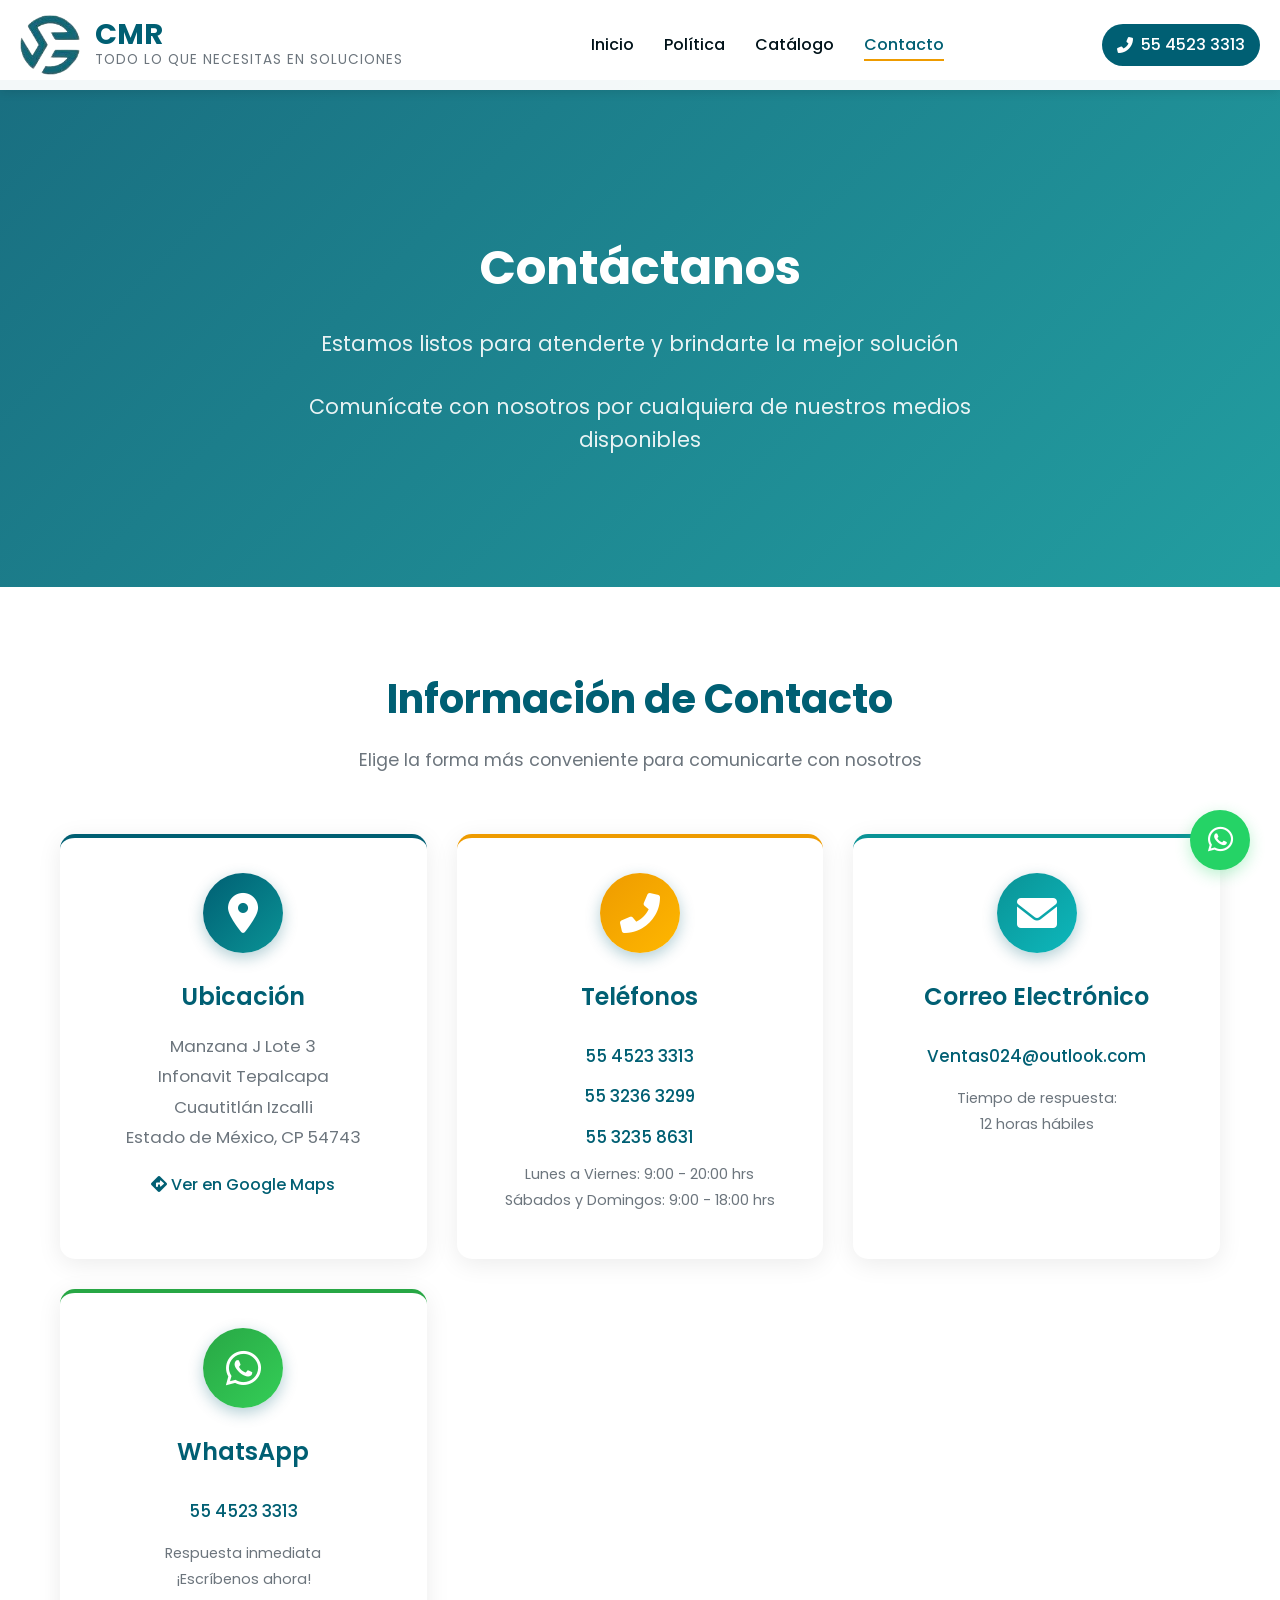
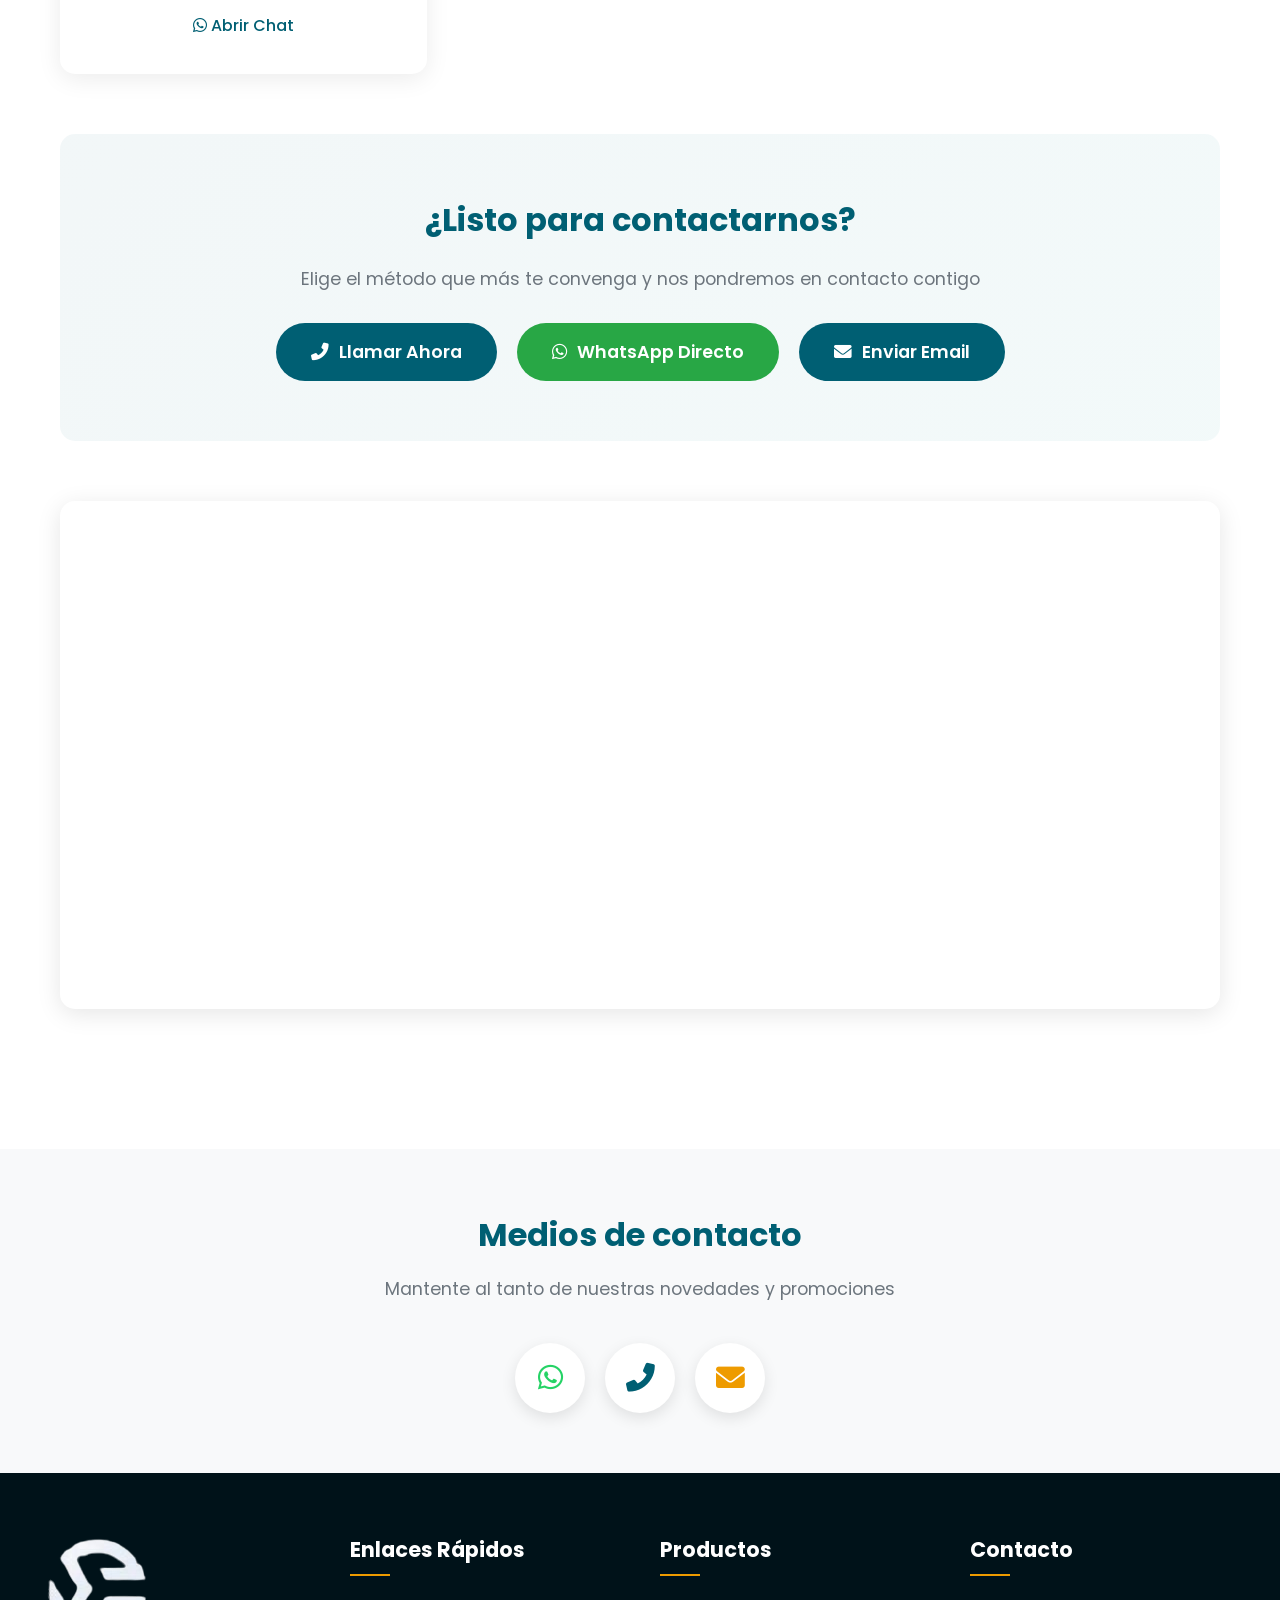
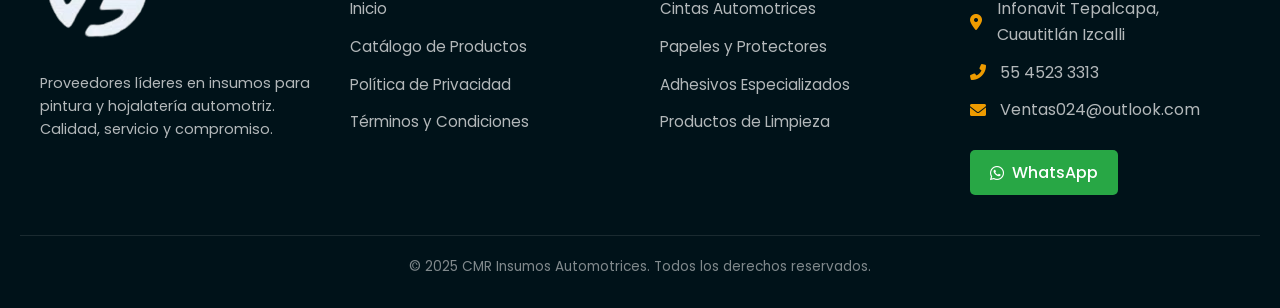
<file: contacto.html>
<!DOCTYPE html>
<html lang="es">
<head>
    <meta charset="UTF-8">
    <meta name="viewport" content="width=device-width, initial-scale=1.0">
    <title>Contacto | CMR Insumos Automotrices</title>
    <meta name="description" content="Contáctanos para cotizaciones, consultas o información sobre nuestros productos. Estamos para servirte.">
    <link href="https://unpkg.com/aos@2.3.1/dist/aos.css" rel="stylesheet">
    <link href="https://fonts.googleapis.com/css2?family=Poppins:wght@300;400;500;600;700&display=swap" rel="stylesheet">
    <link rel="stylesheet" href="https://cdnjs.cloudflare.com/ajax/libs/font-awesome/6.0.0/css/all.min.css">
    <style>
        /* Variables CSS */
        :root {
            --primary-color: #005f73;
            --secondary-color: #0a9396;
            --accent-color: #ee9b00;
            --dark-color: #001219;
            --light-color: #f8f9fa;
            --gray-color: #6c757d;
            --success-color: #28a745;
        }

        * {
            margin: 0;
            padding: 0;
            box-sizing: border-box;
        }

        body {
            font-family: 'Poppins', sans-serif;
            color: var(--dark-color);
            line-height: 1.6;
            background-color: #ffffff;
        }

        /* Header */
        .professional-header {
            position: fixed;
            top: 0;
            left: 0;
            width: 100%;
            z-index: 1000;
            background-color: rgba(255, 255, 255, 0.95);
            box-shadow: 0 2px 10px rgba(0, 0, 0, 0.1);
        }

        .header-container {
            display: flex;
            justify-content: space-between;
            align-items: center;
            padding: 15px 20px;
            max-width: 1400px;
            margin: 0 auto;
        }

        .logo-container {
            display: flex;
            align-items: center;
        }

        .main-logo {
            height: 60px;
            margin-right: 15px;
        }

        .logo-text {
            display: flex;
            flex-direction: column;
        }

        .logo-name {
            font-size: 1.8rem;
            font-weight: 700;
            color: var(--primary-color);
            line-height: 1;
        }

        .logo-tagline {
            font-size: 0.85rem;
            color: var(--gray-color);
            letter-spacing: 1px;
            text-transform: uppercase;
        }

        .main-nav ul {
            display: flex;
            list-style: none;
        }

        .main-nav li {
            margin-left: 30px;
        }

        .main-nav a {
            font-weight: 500;
            color: var(--dark-color);
            text-decoration: none;
            position: relative;
            padding: 5px 0;
            transition: color 0.3s;
        }

        .main-nav a.active,
        .main-nav a:hover {
            color: var(--primary-color);
        }

        .main-nav a:after {
            content: '';
            position: absolute;
            bottom: 0;
            left: 0;
            width: 0;
            height: 2px;
            background-color: var(--accent-color);
            transition: width 0.3s ease;
        }

        .main-nav a:hover:after,
        .main-nav a.active:after {
            width: 100%;
        }

        .header-cta .phone-link {
            display: flex;
            align-items: center;
            background-color: var(--primary-color);
            color: white;
            padding: 8px 15px;
            border-radius: 30px;
            font-weight: 500;
            text-decoration: none;
            transition: all 0.3s ease;
        }

        .header-cta .phone-link i {
            margin-right: 8px;
        }

        .header-cta .phone-link:hover {
            background-color: var(--accent-color);
            color: var(--dark-color);
            transform: translateY(-2px);
        }

        /* Hero Section */
        .contact-hero {
            background: linear-gradient(135deg, rgba(0,95,115,0.9) 0%, rgba(10,147,150,0.9) 100%);
            color: white;
            padding: 150px 20px 100px;
            text-align: center;
            margin-top: 80px;
        }

        .contact-hero h1 {
            font-size: 3rem;
            margin-bottom: 20px;
            animation: fadeInDown 0.8s;
        }

        .contact-hero p {
            font-size: 1.3rem;
            opacity: 0.9;
            max-width: 700px;
            margin: 0 auto 30px;
            animation: fadeInUp 0.8s;
        }

        .hero-subtitle {
            font-size: 1.1rem;
            opacity: 0.85;
            max-width: 600px;
            margin: 0 auto;
        }

        @keyframes fadeInDown {
            from { opacity: 0; transform: translateY(-30px); }
            to { opacity: 1; transform: translateY(0); }
        }

        @keyframes fadeInUp {
            from { opacity: 0; transform: translateY(30px); }
            to { opacity: 1; transform: translateY(0); }
        }

        /* Contact Section */
        .contact-main {
            padding: 80px 20px;
            max-width: 1200px;
            margin: 0 auto;
        }

        .section-title {
            text-align: center;
            margin-bottom: 60px;
        }

        .section-title h2 {
            font-size: 2.5rem;
            color: var(--primary-color);
            margin-bottom: 15px;
        }

        .section-title p {
            font-size: 1.1rem;
            color: var(--gray-color);
        }

        /* Contact Cards Grid */
        .contact-cards-grid {
            display: grid;
            grid-template-columns: repeat(auto-fit, minmax(280px, 1fr));
            gap: 30px;
            margin-bottom: 60px;
        }

        .contact-card {
            background: white;
            border-radius: 15px;
            padding: 35px 25px;
            box-shadow: 0 5px 25px rgba(0, 0, 0, 0.08);
            transition: all 0.3s ease;
            border-top: 4px solid var(--primary-color);
            text-align: center;
        }

        .contact-card:hover {
            transform: translateY(-10px);
            box-shadow: 0 15px 40px rgba(0, 0, 0, 0.15);
        }

        .contact-card:nth-child(2) {
            border-top-color: var(--accent-color);
        }

        .contact-card:nth-child(3) {
            border-top-color: var(--secondary-color);
        }

        .contact-card:nth-child(4) {
            border-top-color: var(--success-color);
        }

        .contact-icon {
            width: 80px;
            height: 80px;
            background: linear-gradient(135deg, var(--primary-color), var(--secondary-color));
            border-radius: 50%;
            display: flex;
            align-items: center;
            justify-content: center;
            margin: 0 auto 25px;
            box-shadow: 0 5px 15px rgba(0, 95, 115, 0.3);
        }

        .contact-card:nth-child(2) .contact-icon {
            background: linear-gradient(135deg, var(--accent-color), #ffb700);
        }

        .contact-card:nth-child(3) .contact-icon {
            background: linear-gradient(135deg, var(--secondary-color), #0db8bc);
        }

        .contact-card:nth-child(4) .contact-icon {
            background: linear-gradient(135deg, var(--success-color), #34ce57);
        }

        .contact-icon i {
            font-size: 2.5rem;
            color: white;
        }

        .contact-card h3 {
            color: var(--primary-color);
            font-size: 1.5rem;
            margin-bottom: 15px;
            font-weight: 600;
        }

        .contact-card p {
            color: var(--gray-color);
            margin: 10px 0;
            line-height: 1.8;
            font-size: 1.05rem;
        }

        .contact-card a {
            color: var(--primary-color);
            text-decoration: none;
            font-weight: 500;
            transition: color 0.3s;
            display: inline-block;
            margin-top: 10px;
        }

        .contact-card a:hover {
            color: var(--accent-color);
        }

        .contact-link {
            display: inline-flex;
            align-items: center;
            gap: 8px;
            color: var(--primary-color);
            font-weight: 600;
            margin-top: 15px;
            transition: all 0.3s;
        }

        .contact-link:hover {
            color: var(--accent-color);
            transform: translateX(5px);
        }

        /* Call to Action Section */
        .cta-section {
            background: linear-gradient(135deg, rgba(0,95,115,0.05), rgba(10,147,150,0.05));
            padding: 60px 20px;
            border-radius: 15px;
            text-align: center;
            margin-bottom: 60px;
        }

        .cta-section h2 {
            color: var(--primary-color);
            font-size: 2rem;
            margin-bottom: 20px;
        }

        .cta-section p {
            color: var(--gray-color);
            font-size: 1.1rem;
            margin-bottom: 30px;
        }

        .cta-buttons {
            display: flex;
            gap: 20px;
            justify-content: center;
            flex-wrap: wrap;
        }

        .cta-button {
            display: inline-flex;
            align-items: center;
            gap: 10px;
            padding: 15px 35px;
            border-radius: 50px;
            text-decoration: none;
            font-weight: 600;
            font-size: 1.1rem;
            transition: all 0.3s ease;
        }

        .cta-button.primary {
            background: var(--primary-color);
            color: white;
        }

        .cta-button.primary:hover {
            background: var(--accent-color);
            color: var(--dark-color);
            transform: translateY(-3px);
            box-shadow: 0 10px 25px rgba(238, 155, 0, 0.3);
        }

        .cta-button.whatsapp {
            background: var(--success-color);
            color: white;
        }

        .cta-button.whatsapp:hover {
            background: #20ba5a;
            transform: translateY(-3px);
            box-shadow: 0 10px 25px rgba(37, 211, 102, 0.3);
        }

        /* Map Section */
        .map-section {
            margin-top: 60px;
            border-radius: 15px;
            overflow: hidden;
            box-shadow: 0 5px 25px rgba(0, 0, 0, 0.1);
        }

        .map-section iframe {
            width: 100%;
            height: 500px;
            border: none;
        }

        /* Social Links */
        .social-section {
            background: var(--light-color);
            padding: 60px 20px;
            text-align: center;
            margin-top: 60px;
        }

        .social-section h2 {
            color: var(--primary-color);
            font-size: 2rem;
            margin-bottom: 15px;
        }

        .social-section p {
            color: var(--gray-color);
            margin-bottom: 40px;
            font-size: 1.1rem;
        }

        .social-links {
            display: flex;
            justify-content: center;
            gap: 20px;
            flex-wrap: wrap;
        }

        .social-link {
            width: 70px;
            height: 70px;
            background: white;
            border-radius: 50%;
            display: flex;
            align-items: center;
            justify-content: center;
            box-shadow: 0 5px 15px rgba(0, 0, 0, 0.1);
            transition: all 0.3s ease;
            text-decoration: none;
        }

        .social-link i {
            font-size: 1.8rem;
        }

        .social-link:hover {
            transform: translateY(-8px) scale(1.1);
            box-shadow: 0 15px 30px rgba(0, 0, 0, 0.2);
        }

        .social-link.whatsapp i { color: #25D366; }
        .social-link.email i { color: var(--accent-color); }
        .social-link.phone i { color: var(--primary-color); }

        /* Footer */
        .professional-footer {
            background-color: var(--dark-color);
            color: white;
            padding: 60px 20px 30px;
        }

        .footer-container {
            display: grid;
            grid-template-columns: repeat(auto-fit, minmax(250px, 1fr));
            gap: 40px;
            max-width: 1200px;
            margin: 0 auto 40px;
        }

        .footer-column h3 {
            font-size: 1.3rem;
            margin-bottom: 20px;
            position: relative;
            padding-bottom: 10px;
        }

        .footer-column h3:after {
            content: '';
            position: absolute;
            bottom: 0;
            left: 0;
            width: 40px;
            height: 2px;
            background-color: var(--accent-color);
        }

        .footer-logo img {
            max-width: 180px;
            margin-bottom: 20px;
        }

        .footer-column p {
            color: rgba(255, 255, 255, 0.7);
            font-size: 0.9rem;
            margin-bottom: 20px;
        }

        .footer-column ul {
            list-style: none;
        }

        .footer-column ul li {
            margin-bottom: 12px;
        }

        .footer-column ul li a {
            color: rgba(255, 255, 255, 0.7);
            text-decoration: none;
            transition: all 0.3s ease;
            font-size: 0.95rem;
        }

        .footer-column ul li a:hover {
            color: var(--accent-color);
            padding-left: 5px;
        }

        .contact-info li {
            display: flex;
            align-items: center;
            color: rgba(255, 255, 255, 0.7);
        }

        .contact-info i {
            margin-right: 10px;
            color: var(--accent-color);
            width: 20px;
        }

        .whatsapp-button {
            display: inline-flex;
            align-items: center;
            background-color: var(--success-color);
            color: white;
            padding: 10px 20px;
            border-radius: 5px;
            font-weight: 500;
            text-decoration: none;
            transition: all 0.3s ease;
            margin-top: 15px;
        }

        .whatsapp-button i {
            margin-right: 8px;
        }

        .whatsapp-button:hover {
            background-color: #249e43;
            transform: translateY(-3px);
        }

        .footer-bottom {
            border-top: 1px solid rgba(255, 255, 255, 0.1);
            padding-top: 20px;
            text-align: center;
        }

        .copyright {
            color: rgba(255, 255, 255, 0.5);
            font-size: 0.85rem;
        }

        /* WhatsApp Float Button */
        .whatsapp-float {
            position: fixed;
            bottom: 30px;
            right: 30px;
            z-index: 100;
        }

        .whatsapp-float a {
            display: flex;
            align-items: center;
            justify-content: center;
            width: 60px;
            height: 60px;
            background-color: #25D366;
            color: white;
            border-radius: 50%;
            font-size: 1.8rem;
            box-shadow: 0 5px 15px rgba(37, 211, 102, 0.3);
            transition: all 0.3s ease;
            text-decoration: none;
        }

        .whatsapp-float a:hover {
            background-color: #20ba5a;
            transform: translateY(-5px) scale(1.1);
            box-shadow: 0 8px 20px rgba(37, 211, 102, 0.4);
        }

        /* Back to Top */
        .back-to-top {
            position: fixed;
            bottom: 30px;
            right: 100px;
            width: 50px;
            height: 50px;
            background-color: var(--primary-color);
            color: white;
            border-radius: 50%;
            display: flex;
            align-items: center;
            justify-content: center;
            font-size: 1.2rem;
            cursor: pointer;
            opacity: 0;
            visibility: hidden;
            transition: all 0.3s ease;
            z-index: 99;
            box-shadow: 0 5px 15px rgba(0, 0, 0, 0.1);
        }

        .back-to-top.visible {
            opacity: 1;
            visibility: visible;
        }

        .back-to-top:hover {
            background-color: var(--accent-color);
            transform: translateY(-5px);
        }

        /* Responsive */
        @media (max-width: 768px) {
            .contact-hero {
                padding: 120px 20px 80px;
            }

            .contact-hero h1 {
                font-size: 2.2rem;
            }

            .contact-hero p {
                font-size: 1.1rem;
            }

            .header-container {
                flex-direction: column;
                gap: 15px;
            }

            .main-nav ul {
                flex-direction: column;
                gap: 10px;
                text-align: center;
            }

            .main-nav li {
                margin-left: 0;
            }

            .contact-cards-grid {
                grid-template-columns: 1fr;
            }

            .cta-buttons {
                flex-direction: column;
                align-items: stretch;
            }

            .cta-button {
                width: 100%;
                justify-content: center;
            }

            .whatsapp-float {
                bottom: 20px;
                right: 20px;
            }

            .whatsapp-float a {
                width: 55px;
                height: 55px;
                font-size: 1.6rem;
            }

            .back-to-top {
                bottom: 90px;
                right: 20px;
                width: 45px;
                height: 45px;
            }

            .section-title h2 {
                font-size: 2rem;
            }

            .map-section iframe {
                height: 350px;
            }
        }
    </style>
</head>
<body>
    <!-- Header -->
    <header class="professional-header">
        <div class="header-container">
            <div class="logo-container">
                <img src="assets/logos/logope.png" alt="CMR Insumos Automotrices" class="main-logo">
                <div class="logo-text">
                    <span class="logo-name">CMR</span>
                    <span class="logo-tagline">Todo lo que necesitas en soluciones</span>
                </div>
            </div>
            <nav class="main-nav">
                <ul>
                    <li><a href="index.html">Inicio</a></li>
                    <li><a href="politica-de-privacidad.html">Política</a></li>
                    <li><a href="catalogo.html">Catálogo</a></li>
                    <li><a href="contacto.html" class="active">Contacto</a></li>
                </ul>
            </nav>
            <div class="header-cta">
                <a href="tel:+5545233313" class="phone-link">
                    <i class="fas fa-phone-alt"></i> 55 4523 3313
                </a>
            </div>
        </div>
    </header>

    <!-- Hero -->
    <section class="contact-hero">
        <h1>Contáctanos</h1>
        <p>Estamos listos para atenderte y brindarte la mejor solución</p>
        <p class="hero-subtitle">Comunícate con nosotros por cualquiera de nuestros medios disponibles</p>
    </section>

    <!-- Main Contact Section -->
    <section class="contact-main">
        <div class="section-title" data-aos="fade-up">
            <h2>Información de Contacto</h2>
            <p>Elige la forma más conveniente para comunicarte con nosotros</p>
        </div>

        <!-- Contact Cards -->
        <div class="contact-cards-grid">
            <div class="contact-card" data-aos="zoom-in">
                <div class="contact-icon">
                    <i class="fas fa-map-marker-alt"></i>
                </div>
                <h3>Ubicación</h3>
                <p>Manzana J Lote 3<br>Infonavit Tepalcapa<br>Cuautitlán Izcalli<br>Estado de México, CP 54743</p>
                <a href="https://www.google.com/maps/place/Sur+4+4,+Tepalcapa,+54743+Cuautitl%C3%A1n+Izcalli,+M%C3%A9x./@19.6318991,-99.2067862,17z/data=!3m1!4b1!4m6!3m5!1s0x85d21e11b9093849:0xb96d2197787c7ba1!8m2!3d19.6318991!4d-99.2046031!16s%2Fg%2F11g6321h4c?entry=ttu&g_ep=EgoyMDI1MTAwNy4wIKXMDSoASAFQAw%3D%3D" target="_blank" class="contact-link">
                    <i class="fas fa-directions"></i> Ver en Google Maps
                </a>
            </div>

            <div class="contact-card" data-aos="zoom-in" data-aos-delay="100">
                <div class="contact-icon">
                    <i class="fas fa-phone-alt"></i>
                </div>
                <h3>Teléfonos</h3>
                <p>
                    <a href="tel:+5545233313">55 4523 3313</a><br>
                    <a href="tel:+5532363299">55 3236 3299</a><br>
                    <a href="tel:+5532358631">55 3235 8631</a>
                </p>
                <p style="font-size: 0.9rem; margin-top: 10px;">
                    Lunes a Viernes: 9:00 - 20:00 hrs<br>
                    Sábados y Domingos: 9:00 - 18:00 hrs
                </p>
            </div>

            <div class="contact-card" data-aos="zoom-in" data-aos-delay="200">
                <div class="contact-icon">
                    <i class="fas fa-envelope"></i>
                </div>
                <h3>Correo Electrónico</h3>
                <p><a href="mailto:Ventas024@outlook.com">Ventas024@outlook.com</a></p>
                <p style="font-size: 0.9rem; margin-top: 15px; color: var(--gray-color);">
                    Tiempo de respuesta:<br>12 horas hábiles
                </p>
            </div>

            <div class="contact-card" data-aos="zoom-in" data-aos-delay="300">
                <div class="contact-icon">
                    <i class="fab fa-whatsapp"></i>
                </div>
                <h3>WhatsApp</h3>
                <p><a href="https://wa.me/5545233313" target="_blank">55 4523 3313</a></p>
                <p style="font-size: 0.9rem; margin-top: 15px; color: var(--gray-color);">
                    Respuesta inmediata<br>¡Escríbenos ahora!
                </p>
                <a href="https://wa.me/5545233313" target="_blank" class="contact-link">
                    <i class="fab fa-whatsapp"></i> Abrir Chat
                </a>
            </div>
        </div>

        <!-- Call to Action -->
        <div class="cta-section" data-aos="fade-up">
            <h2>¿Listo para contactarnos?</h2>
            <p>Elige el método que más te convenga y nos pondremos en contacto contigo</p>
            <div class="cta-buttons">
                <a href="tel:+5545233313" class="cta-button primary">
                    <i class="fas fa-phone-alt"></i> Llamar Ahora
                </a>
                <a href="https://wa.me/5545233313" class="cta-button whatsapp" target="_blank">
                    <i class="fab fa-whatsapp"></i> WhatsApp Directo
                </a>
                <a href="mailto:Ventas024@outlook.com" class="cta-button primary">
                    <i class="fas fa-envelope"></i> Enviar Email
                </a>
            </div>
        </div>

        <!-- Map -->
        <div class="map-section" data-aos="fade-up">
            <iframe src="https://www.google.com/maps/place/Sur+4+4,+Tepalcapa,+54743+Cuautitl%C3%A1n+Izcalli,+M%C3%A9x./@19.6318991,-99.2067862,17z/data=!3m1!4b1!4m6!3m5!1s0x85d21e11b9093849:0xb96d2197787c7ba1!8m2!3d19.6318991!4d-99.2046031!16s%2Fg%2F11g6321h4c?entry=ttu&g_ep=EgoyMDI1MTAwNy4wIKXMDSoASAFQAw%3D%3D" allowfullscreen="" loading="lazy"></iframe>
        </div>
    </section>

    <!-- Social Section -->
    <section class="social-section">
        <h2>Medios de contacto</h2>
        <p>Mantente al tanto de nuestras novedades y promociones</p>
        <div class="social-links">
            <a href="https://wa.me/5545233313" class="social-link whatsapp" target="_blank" title="WhatsApp">
                <i class="fab fa-whatsapp"></i>
            </a>
            <a href="tel:+5545233313" class="social-link phone" title="Teléfono">
                <i class="fas fa-phone-alt"></i>
            </a>
            <a href="mailto:Ventas024@outlook.com" class="social-link email" title="Email">
                <i class="fas fa-envelope"></i>
            </a>
            </a>
        </div>
    </section>

    <!-- Footer Profesional - REEMPLAZAR en contacto.html -->
<footer class="professional-footer">
    <div class="footer-container">
        <div class="footer-column">
            <div class="footer-logo">
                <img src="assets/logos/log.png" alt="CMR Insumos Automotrices">
            </div>
            <p>Proveedores líderes en insumos para pintura y hojalatería automotriz. Calidad, servicio y compromiso.</p>
        </div>
        
        <div class="footer-column">
            <h3>Enlaces Rápidos</h3>
            <ul>
                <li><a href="index.html">Inicio</a></li>
                <li><a href="catalogo.html">Catálogo de Productos</a></li>
                <li><a href="politica-de-privacidad.html">Política de Privacidad</a></li>
                <li><a href="terminos-condiciones.html">Términos y Condiciones</a></li>
            </ul>
        </div>
        
        <div class="footer-column">
            <h3>Productos</h3>
            <ul>
                <li><a href="catalogo.html?categoria=cintas">Cintas Automotrices</a></li>
                <li><a href="catalogo.html?categoria=papeleria">Papeles y Protectores</a></li>
                <li><a href="catalogo.html?categoria=adhesivos">Adhesivos Especializados</a></li>
                <li><a href="catalogo.html?categoria=detergentes">Productos de Limpieza</a></li>
            </ul>
        </div>
        
        <div class="footer-column">
            <h3>Contacto</h3>
            <ul class="contact-info">
                <li><i class="fas fa-map-marker-alt"></i> Infonavit Tepalcapa, Cuautitlán Izcalli</li>
                <li><i class="fas fa-phone-alt"></i> 55 4523 3313</li>
                <li><i class="fas fa-envelope"></i> Ventas024@outlook.com</li>
            </ul>
            <div class="footer-cta">
                <a href="https://wa.me/5545233313" class="whatsapp-button">
                    <i class="fab fa-whatsapp"></i> WhatsApp
                </a>
            </div>
        </div>
    </div>
    
    <div class="footer-bottom">
        <div class="copyright">
            &copy; 2025 CMR Insumos Automotrices. Todos los derechos reservados.
        </div>
    </div>
</footer>

<!-- WhatsApp Float -->
<div class="whatsapp-float">
    <a href="https://wa.me/5545233313" target="_blank" aria-label="Contactar por WhatsApp">
        <i class="fab fa-whatsapp"></i>
    </a>
</div>

<!-- Back to Top -->
<div class="back-to-top" onclick="window.scrollTo({top: 0, behavior: 'smooth'})">
    <i class="fas fa-arrow-up"></i>
</div>

<!-- Scripts -->
<script src="https://unpkg.com/aos@2.3.1/dist/aos.js"></script>
<script>
    // Initialize AOS
    AOS.init({
        duration: 800,
        once: true,
        easing: 'ease-in-out'
    });

    // Back to top button
    window.addEventListener('scroll', function() {
        const backToTop = document.querySelector('.back-to-top');
        if (window.scrollY > 300) {
            backToTop.classList.add('visible');
        } else {
            backToTop.classList.remove('visible');
        }
    });
</script>
</file>
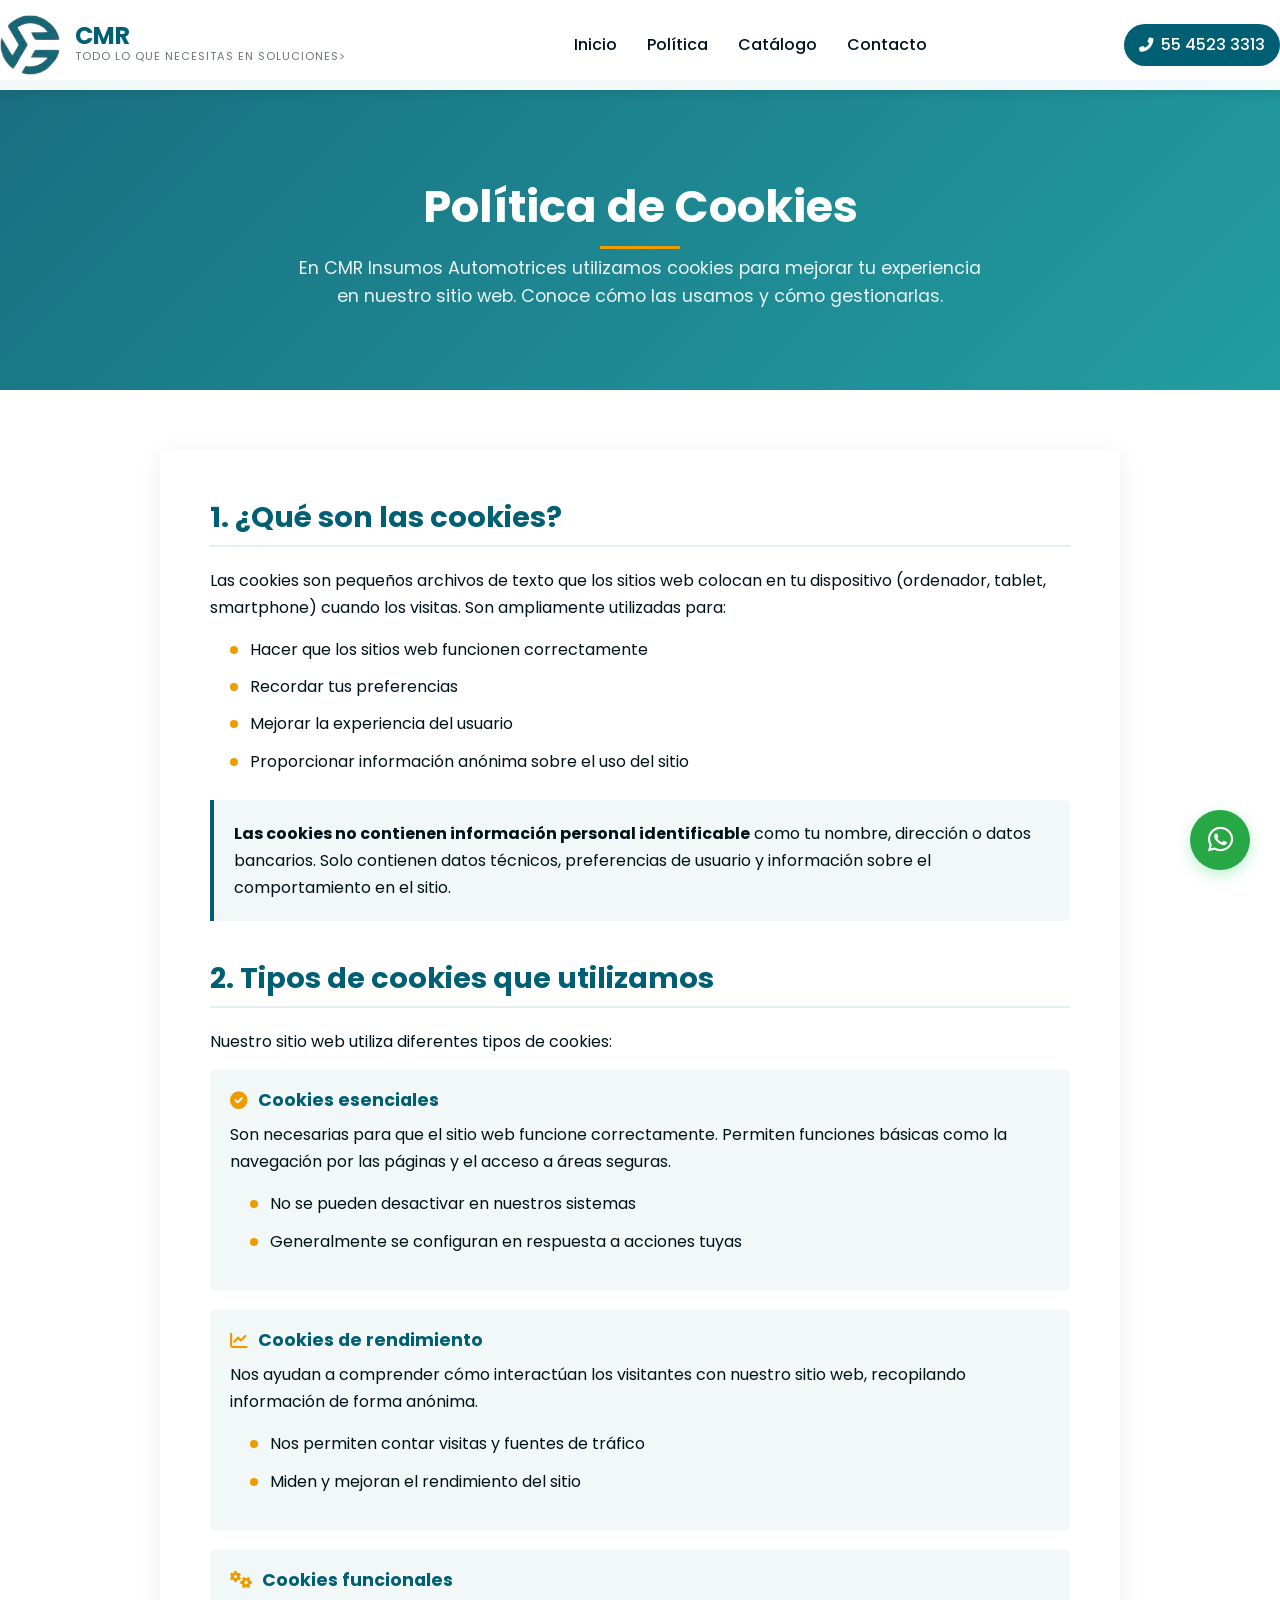
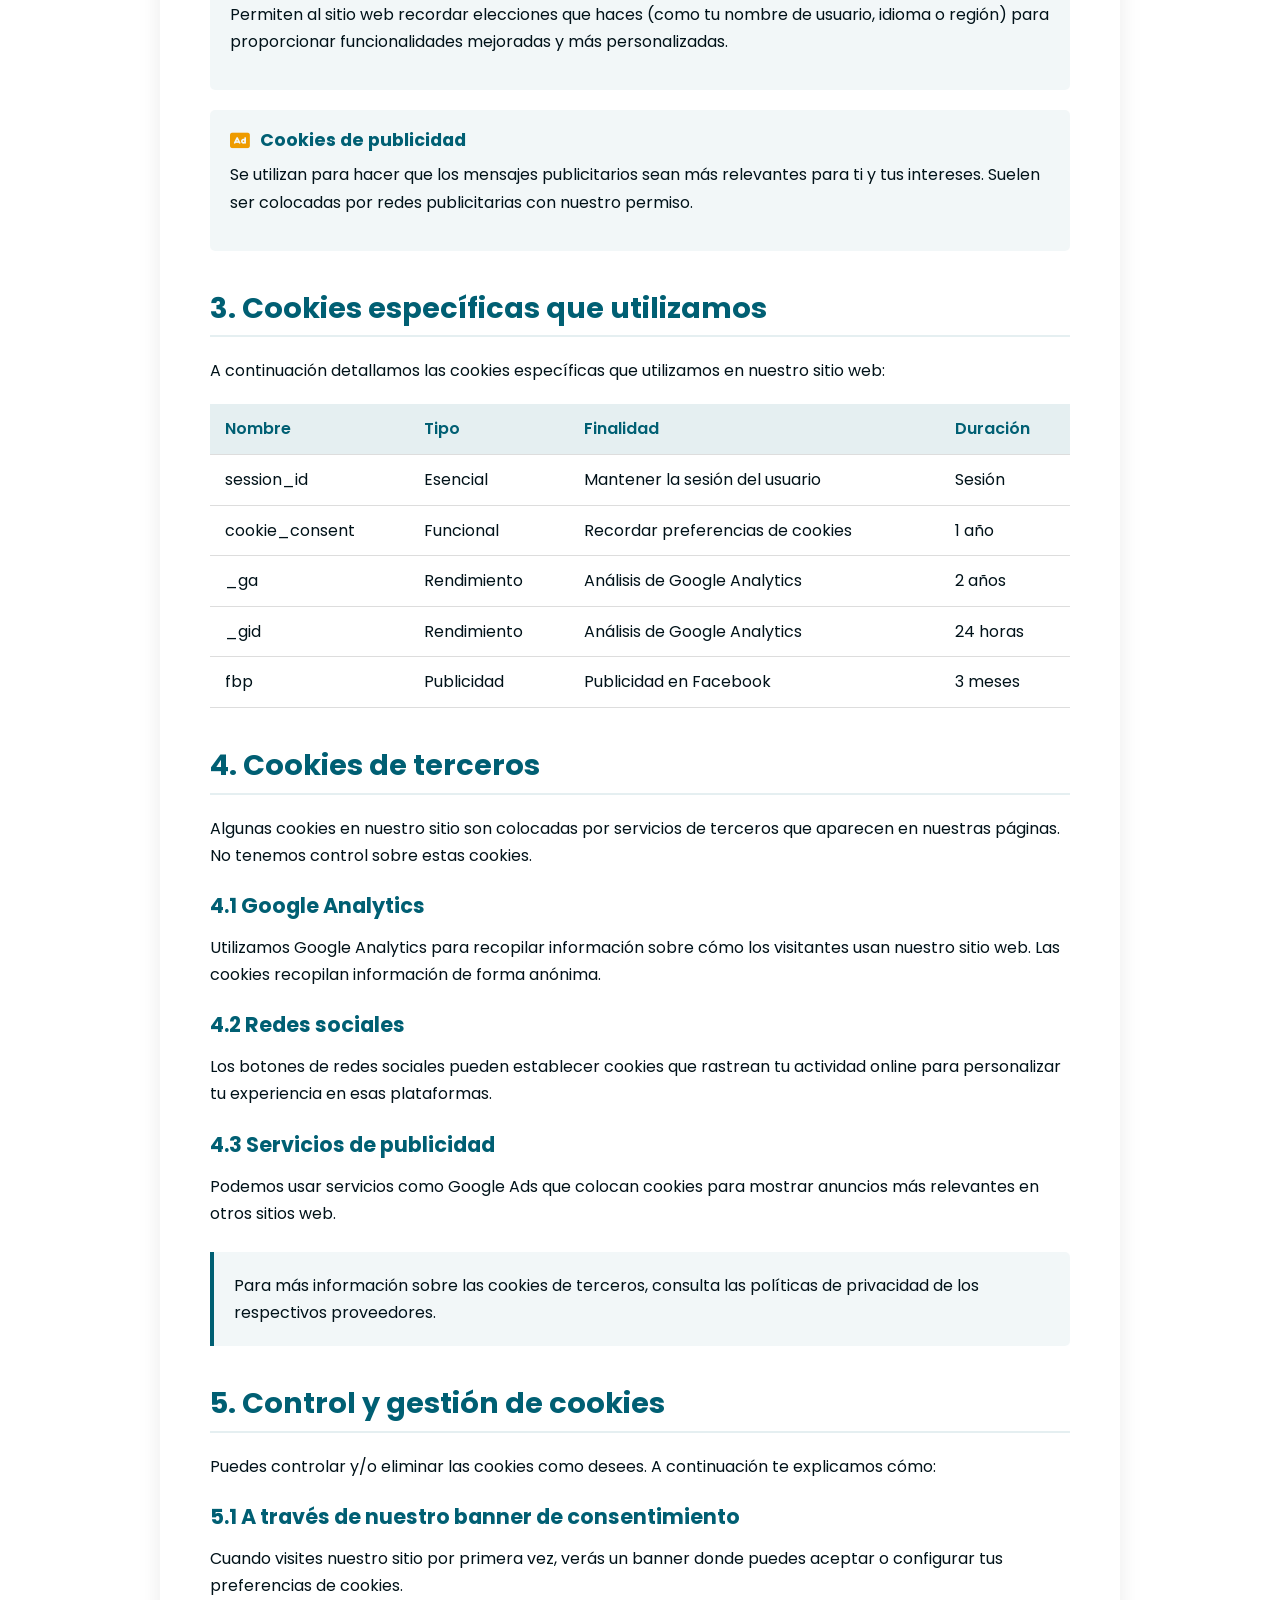
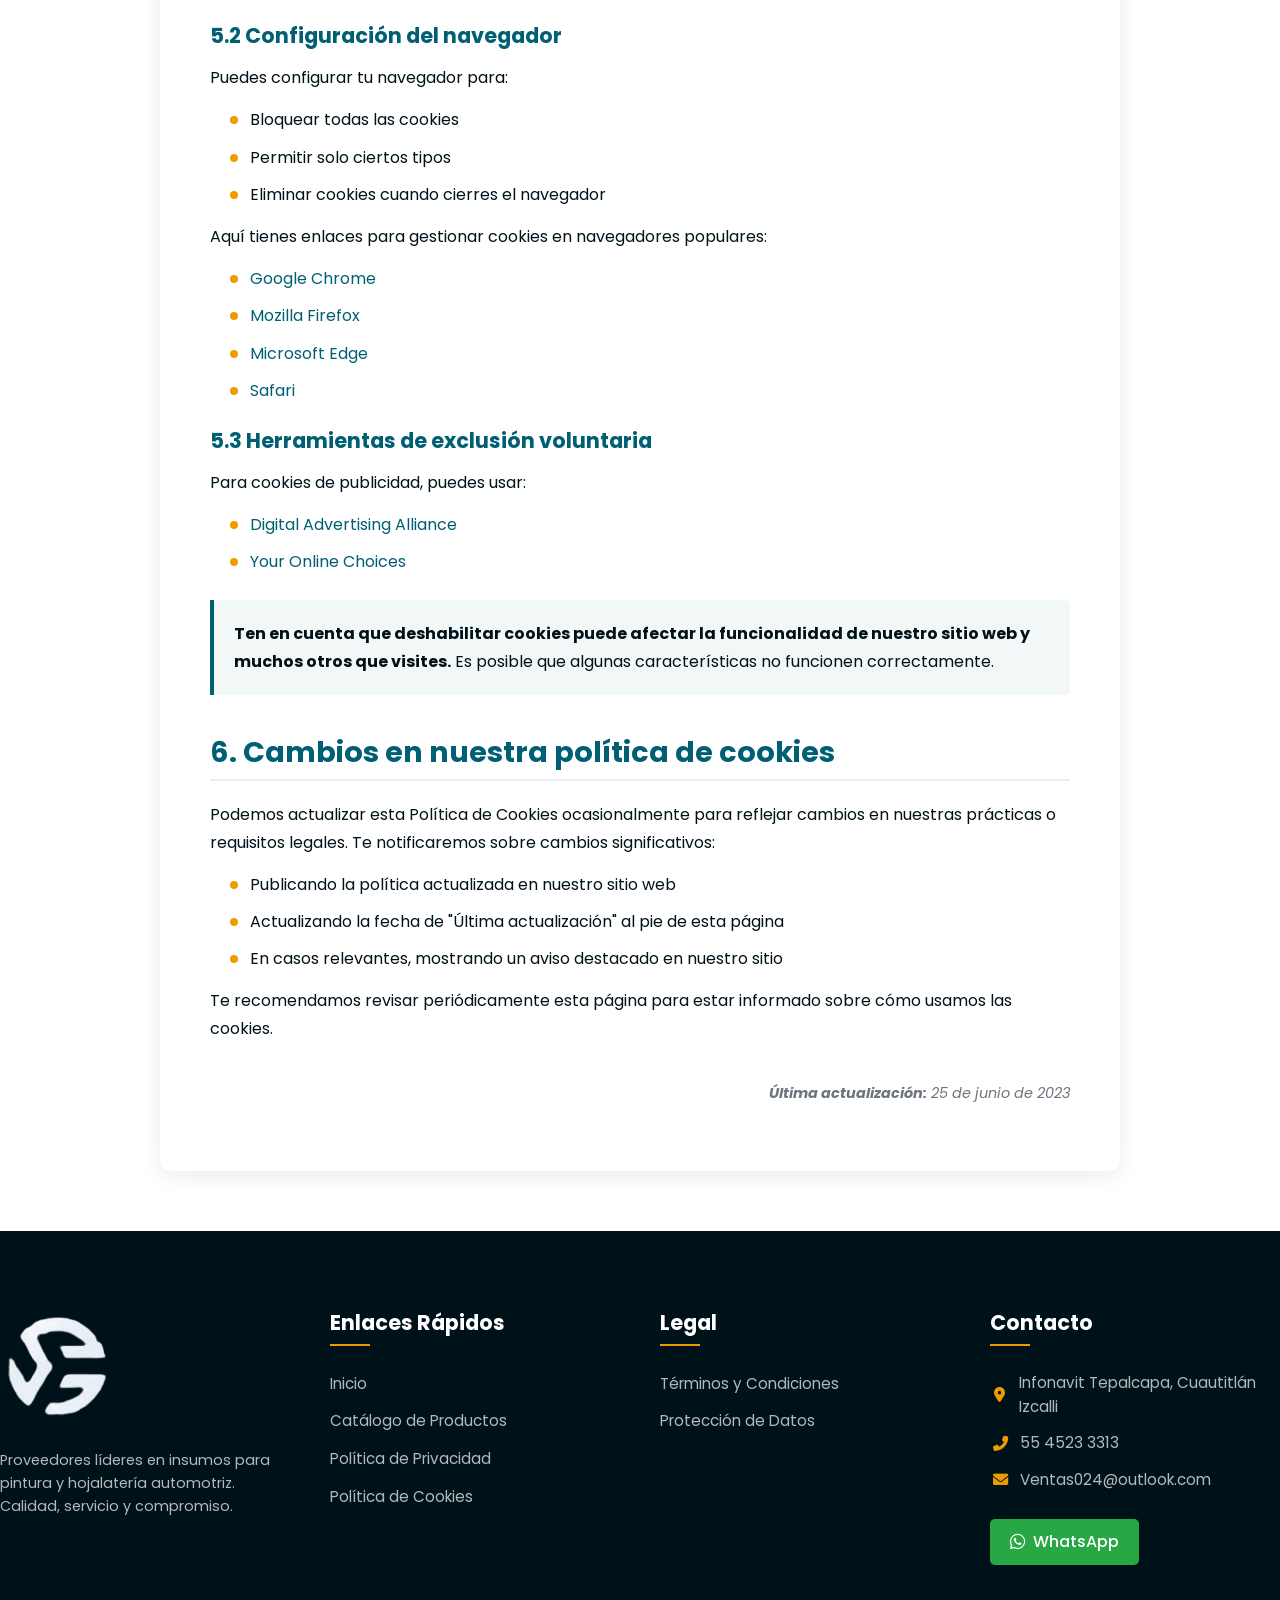
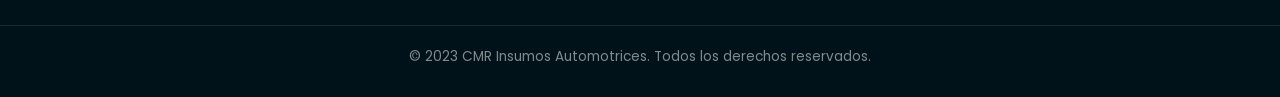
<file: politica-cookies.html>
<!DOCTYPE html>
<html lang="es">
<head>
    <meta charset="UTF-8">
    <meta name="viewport" content="width=device-width, initial-scale=1.0">
    <title>Política de Cookies | CMR Insumos Automotrices</title>
    <meta name="description" content="Política de Cookies de CMR Insumos Automotrices. Conoce cómo usamos cookies y tecnologías similares en nuestro sitio web.">
    <link rel="stylesheet" href="styles/main.css">
    <link href="https://unpkg.com/aos@2.3.1/dist/aos.css" rel="stylesheet">
    <link href="https://fonts.googleapis.com/css2?family=Poppins:wght@300;400;500;600;700&display=swap" rel="stylesheet">
    <link rel="stylesheet" href="https://cdnjs.cloudflare.com/ajax/libs/font-awesome/6.0.0/css/all.min.css">
    <style>
        /* Estilos específicos para política de cookies */
        .cookies-hero {
            background: linear-gradient(135deg, rgba(0,95,115,0.9) 0%, rgba(10,147,150,0.9) 100%);
            color: white;
            padding: 100px 0 80px;
            text-align: center;
            margin-top: 80px;
        }
        
        .cookies-hero h1 {
            font-size: 2.8rem;
            margin-bottom: 20px;
            position: relative;
            display: inline-block;
        }
        
        .cookies-hero h1:after {
            content: '';
            position: absolute;
            bottom: -15px;
            left: 50%;
            transform: translateX(-50%);
            width: 80px;
            height: 3px;
            background-color: var(--accent-color);
        }
        
        .cookies-hero p {
            max-width: 700px;
            margin: 0 auto;
            font-size: 1.1rem;
            opacity: 0.9;
        }
        
        .cookies-container {
            max-width: 1000px;
            margin: 60px auto;
            padding: 0 20px;
        }
        
        .cookies-content {
            background: white;
            border-radius: 10px;
            box-shadow: 0 5px 25px rgba(0,0,0,0.08);
            padding: 50px;
        }
        
        .cookies-section {
            margin-bottom: 40px;
        }
        
        .cookies-section h2 {
            color: var(--primary-color);
            font-size: 1.8rem;
            margin-bottom: 20px;
            padding-bottom: 10px;
            border-bottom: 2px solid rgba(0,95,115,0.1);
        }
        
        .cookies-section h3 {
            color: var(--primary-color);
            font-size: 1.3rem;
            margin: 25px 0 15px;
        }
        
        .cookies-section p, 
        .cookies-section ul {
            margin-bottom: 15px;
            line-height: 1.7;
            color: var(--dark-color);
        }
        
        .cookies-section ul {
            padding-left: 20px;
        }
        
        .cookies-section li {
            margin-bottom: 10px;
            position: relative;
            padding-left: 20px;
        }
        
        .cookies-section li:before {
            content: '';
            position: absolute;
            left: 0;
            top: 10px;
            width: 8px;
            height: 8px;
            background-color: var(--accent-color);
            border-radius: 50%;
        }
        
        .cookie-type {
            background-color: rgba(0,95,115,0.05);
            border-radius: 5px;
            padding: 20px;
            margin-bottom: 20px;
        }
        
        .cookie-type h4 {
            color: var(--primary-color);
            font-size: 1.1rem;
            margin-bottom: 10px;
            display: flex;
            align-items: center;
        }
        
        .cookie-type h4 i {
            margin-right: 10px;
            color: var(--accent-color);
        }
        
        .cookie-table {
            width: 100%;
            border-collapse: collapse;
            margin: 20px 0;
        }
        
        .cookie-table th, 
        .cookie-table td {
            padding: 12px 15px;
            text-align: left;
            border-bottom: 1px solid #ddd;
        }
        
        .cookie-table th {
            background-color: rgba(0,95,115,0.1);
            color: var(--primary-color);
            font-weight: 600;
        }
        
        .cookie-table tr:hover {
            background-color: rgba(0,95,115,0.03);
        }
        
        .highlight-box {
            background-color: rgba(0,95,115,0.05);
            border-left: 4px solid var(--primary-color);
            padding: 20px;
            border-radius: 0 5px 5px 0;
            margin: 25px 0;
        }
        
        .highlight-box p {
            margin-bottom: 0;
        }
        
        .update-date {
            text-align: right;
            font-style: italic;
            color: var(--gray-color);
            margin-top: 40px;
            font-size: 0.9rem;
        }
        
        @media (max-width: 768px) {
            .cookies-hero {
                padding: 80px 20px 60px;
                margin-top: 70px;
            }
            
            .cookies-hero h1 {
                font-size: 2.2rem;
            }
            
            .cookies-content {
                padding: 30px;
            }
            
            .cookies-section h2 {
                font-size: 1.5rem;
            }
            
            .cookies-section h3 {
                font-size: 1.2rem;
            }
            
            .cookie-table {
                display: block;
                overflow-x: auto;
            }
        }
    </style>
</head>
<body>
    <!-- Header profesional -->
    <header class="professional-header">
        <div class="header-container">
            <div class="logo-container">
                <img src="assets/logos/logope.png" alt="CMR Insumos Automotrices" class="main-logo">
                <div class="logo-text">
                    <span class="logo-name">CMR</span>
                    <span class="logo-tagline">Todo lo que necesitas en soluciones>
                </div>
            </div>
            <nav class="main-nav">
                <ul>
                    <li><a href="index.html">Inicio</a></li>
                    <li><a href="politica-privacidad.html">Política</a></li>
                    <li><a href="catalogo.html">Catálogo</a></li>
                    <li><a href="contacto.html">Contacto</a></li>
                </ul>
            </nav>
            <div class="header-cta">
                <a href="tel:+5545233313" class="phone-link">
                    <i class="fas fa-phone-alt"></i> 55 4523 3313
                </a>
            </div>
        </div>
    </header>

    <!-- Hero de Política de Cookies -->
    <section class="cookies-hero" data-aos="fade-down">
        <h1>Política de Cookies</h1>
        <p>En CMR Insumos Automotrices utilizamos cookies para mejorar tu experiencia en nuestro sitio web. Conoce cómo las usamos y cómo gestionarlas.</p>
    </section>

    <!-- Contenido de Política -->
    <div class="cookies-container">
        <div class="cookies-content" data-aos="fade-up">
            <div class="cookies-section">
                <h2>1. ¿Qué son las cookies?</h2>
                <p>Las cookies son pequeños archivos de texto que los sitios web colocan en tu dispositivo (ordenador, tablet, smartphone) cuando los visitas. Son ampliamente utilizadas para:</p>
                
                <ul>
                    <li>Hacer que los sitios web funcionen correctamente</li>
                    <li>Recordar tus preferencias</li>
                    <li>Mejorar la experiencia del usuario</li>
                    <li>Proporcionar información anónima sobre el uso del sitio</li>
                </ul>
                
                <div class="highlight-box">
                    <p><strong>Las cookies no contienen información personal identificable</strong> como tu nombre, dirección o datos bancarios. Solo contienen datos técnicos, preferencias de usuario y información sobre el comportamiento en el sitio.</p>
                </div>
            </div>

            <div class="cookies-section">
                <h2>2. Tipos de cookies que utilizamos</h2>
                <p>Nuestro sitio web utiliza diferentes tipos de cookies:</p>
                
                <div class="cookie-type">
                    <h4><i class="fas fa-check-circle"></i> Cookies esenciales</h4>
                    <p>Son necesarias para que el sitio web funcione correctamente. Permiten funciones básicas como la navegación por las páginas y el acceso a áreas seguras.</p>
                    <ul>
                        <li>No se pueden desactivar en nuestros sistemas</li>
                        <li>Generalmente se configuran en respuesta a acciones tuyas</li>
                    </ul>
                </div>
                
                <div class="cookie-type">
                    <h4><i class="fas fa-chart-line"></i> Cookies de rendimiento</h4>
                    <p>Nos ayudan a comprender cómo interactúan los visitantes con nuestro sitio web, recopilando información de forma anónima.</p>
                    <ul>
                        <li>Nos permiten contar visitas y fuentes de tráfico</li>
                        <li>Miden y mejoran el rendimiento del sitio</li>
                    </ul>
                </div>
                
                <div class="cookie-type">
                    <h4><i class="fas fa-cogs"></i> Cookies funcionales</h4>
                    <p>Permiten al sitio web recordar elecciones que haces (como tu nombre de usuario, idioma o región) para proporcionar funcionalidades mejoradas y más personalizadas.</p>
                </div>
                
                <div class="cookie-type">
                    <h4><i class="fas fa-ad"></i> Cookies de publicidad</h4>
                    <p>Se utilizan para hacer que los mensajes publicitarios sean más relevantes para ti y tus intereses. Suelen ser colocadas por redes publicitarias con nuestro permiso.</p>
                </div>
            </div>

            <div class="cookies-section">
                <h2>3. Cookies específicas que utilizamos</h2>
                <p>A continuación detallamos las cookies específicas que utilizamos en nuestro sitio web:</p>
                
                <table class="cookie-table">
                    <thead>
                        <tr>
                            <th>Nombre</th>
                            <th>Tipo</th>
                            <th>Finalidad</th>
                            <th>Duración</th>
                        </tr>
                    </thead>
                    <tbody>
                        <tr>
                            <td>session_id</td>
                            <td>Esencial</td>
                            <td>Mantener la sesión del usuario</td>
                            <td>Sesión</td>
                        </tr>
                        <tr>
                            <td>cookie_consent</td>
                            <td>Funcional</td>
                            <td>Recordar preferencias de cookies</td>
                            <td>1 año</td>
                        </tr>
                        <tr>
                            <td>_ga</td>
                            <td>Rendimiento</td>
                            <td>Análisis de Google Analytics</td>
                            <td>2 años</td>
                        </tr>
                        <tr>
                            <td>_gid</td>
                            <td>Rendimiento</td>
                            <td>Análisis de Google Analytics</td>
                            <td>24 horas</td>
                        </tr>
                        <tr>
                            <td>fbp</td>
                            <td>Publicidad</td>
                            <td>Publicidad en Facebook</td>
                            <td>3 meses</td>
                        </tr>
                    </tbody>
                </table>
            </div>

            <div class="cookies-section">
                <h2>4. Cookies de terceros</h2>
                <p>Algunas cookies en nuestro sitio son colocadas por servicios de terceros que aparecen en nuestras páginas. No tenemos control sobre estas cookies.</p>
                
                <h3>4.1 Google Analytics</h3>
                <p>Utilizamos Google Analytics para recopilar información sobre cómo los visitantes usan nuestro sitio web. Las cookies recopilan información de forma anónima.</p>
                
                <h3>4.2 Redes sociales</h3>
                <p>Los botones de redes sociales pueden establecer cookies que rastrean tu actividad online para personalizar tu experiencia en esas plataformas.</p>
                
                <h3>4.3 Servicios de publicidad</h3>
                <p>Podemos usar servicios como Google Ads que colocan cookies para mostrar anuncios más relevantes en otros sitios web.</p>
                
                <div class="highlight-box">
                    <p>Para más información sobre las cookies de terceros, consulta las políticas de privacidad de los respectivos proveedores.</p>
                </div>
            </div>

            <div class="cookies-section">
                <h2>5. Control y gestión de cookies</h2>
                <p>Puedes controlar y/o eliminar las cookies como desees. A continuación te explicamos cómo:</p>
                
                <h3>5.1 A través de nuestro banner de consentimiento</h3>
                <p>Cuando visites nuestro sitio por primera vez, verás un banner donde puedes aceptar o configurar tus preferencias de cookies.</p>
                
                <h3>5.2 Configuración del navegador</h3>
                <p>Puedes configurar tu navegador para:</p>
                <ul>
                    <li>Bloquear todas las cookies</li>
                    <li>Permitir solo ciertos tipos</li>
                    <li>Eliminar cookies cuando cierres el navegador</li>
                </ul>
                
                <p>Aquí tienes enlaces para gestionar cookies en navegadores populares:</p>
                <ul>
                    <li><a href="https://support.google.com/chrome/answer/95647" target="_blank">Google Chrome</a></li>
                    <li><a href="https://support.mozilla.org/es/kb/habilitar-y-deshabilitar-cookies-sitios-web-rastrear-preferencias" target="_blank">Mozilla Firefox</a></li>
                    <li><a href="https://support.microsoft.com/es-es/microsoft-edge/eliminar-las-cookies-en-microsoft-edge-63947406-40ac-c3b8-57b9-2a946a29ae09" target="_blank">Microsoft Edge</a></li>
                    <li><a href="https://support.apple.com/es-es/guide/safari/sfri11471/mac" target="_blank">Safari</a></li>
                </ul>
                
                <h3>5.3 Herramientas de exclusión voluntaria</h3>
                <p>Para cookies de publicidad, puedes usar:</p>
                <ul>
                    <li><a href="https://optout.aboutads.info/" target="_blank">Digital Advertising Alliance</a></li>
                    <li><a href="https://www.youronlinechoices.com/" target="_blank">Your Online Choices</a></li>
                </ul>
                
                <div class="highlight-box">
                    <p><strong>Ten en cuenta que deshabilitar cookies puede afectar la funcionalidad de nuestro sitio web y muchos otros que visites.</strong> Es posible que algunas características no funcionen correctamente.</p>
                </div>
            </div>

            <div class="cookies-section">
                <h2>6. Cambios en nuestra política de cookies</h2>
                <p>Podemos actualizar esta Política de Cookies ocasionalmente para reflejar cambios en nuestras prácticas o requisitos legales. Te notificaremos sobre cambios significativos:</p>
                
                <ul>
                    <li>Publicando la política actualizada en nuestro sitio web</li>
                    <li>Actualizando la fecha de "Última actualización" al pie de esta página</li>
                    <li>En casos relevantes, mostrando un aviso destacado en nuestro sitio</li>
                </ul>
                
                <p>Te recomendamos revisar periódicamente esta página para estar informado sobre cómo usamos las cookies.</p>
            </div>

            <div class="update-date">
                <p><strong>Última actualización:</strong> 25 de junio de 2023</p>
            </div>
        </div>
    </div>

    <!-- Footer Profesional -->
    <footer class="professional-footer">
        <div class="footer-container">
            <div class="footer-column">
                <div class="footer-logo">
                    <img src="assets/logos/log.png" alt="CMR Insumos Automotrices">
                </div>
                <p>Proveedores líderes en insumos para pintura y hojalatería automotriz. Calidad, servicio y compromiso.</p>

            </div>
            
            <div class="footer-column">
                <h3>Enlaces Rápidos</h3>
                <ul>
                    <li><a href="index.html">Inicio</a></li>
                    <li><a href="catalogo.html">Catálogo de Productos</a></li>
                    <li><a href="politica-privacidad.html">Política de Privacidad</a></li>
                    <li><a href="politica-cookies.html">Política de Cookies</a></li>
                </ul>
            </div>
            
            <div class="footer-column">
                <h3>Legal</h3>
                <ul>
                    <li><a href="terminos-condiciones.html">Términos y Condiciones</a></li>
                    <li><a href="proteccion-datos.html">Protección de Datos</a></li>
                </ul>
            </div>
            
            <div class="footer-column">
                <h3>Contacto</h3>
                <ul class="contact-info">
                    <li><i class="fas fa-map-marker-alt"></i> Infonavit Tepalcapa, Cuautitlán Izcalli</li>
                    <li><i class="fas fa-phone-alt"></i> 55 4523 3313</li>
                    <li><i class="fas fa-envelope"></i> Ventas024@outlook.com</li>
                </ul>
                <div class="footer-cta">
                    <a href="https://wa.me/5545233313" class="whatsapp-button">
                        <i class="fab fa-whatsapp"></i> WhatsApp
                    </a>
                </div>
            </div>
        </div>
        
        <div class="footer-bottom">
            <div class="copyright">
                &copy; 2023 CMR Insumos Automotrices. Todos los derechos reservados.
            </div>
        </div>
    </footer>

    <!-- Botón de WhatsApp -->
    <div class="whatsapp-float">
        <a href="https://wa.me/5545233313" target="_blank" aria-label="Contactar por WhatsApp">
            <i class="fab fa-whatsapp"></i>
        </a>
    </div>

    <!-- Botón para subir -->
    <div class="back-to-top" onclick="window.scrollTo({top: 0, behavior: 'smooth'})">
        <i class="fas fa-arrow-up"></i>
    </div>

    <!-- Scripts -->
    <script src="https://unpkg.com/aos@2.3.1/dist/aos.js"></script>
    <script>
        // Inicializar AOS
        AOS.init({
            duration: 800,
            once: true,
            easing: 'ease-in-out'
        });

        // Mostrar/ocultar botón de subir
        window.addEventListener('scroll', function() {
            const backToTop = document.querySelector('.back-to-top');
            if (window.scrollY > 300) {
                backToTop.classList.add('visible');
            } else {
                backToTop.classList.remove('visible');
            }
            
            // Efecto de header al hacer scroll
            const header = document.querySelector('.professional-header');
            if (window.scrollY > 50) {
                header.classList.add('scrolled');
            } else {
                header.classList.remove('scrolled');
            }
        });
    </script>
</body>
</html>
</file>
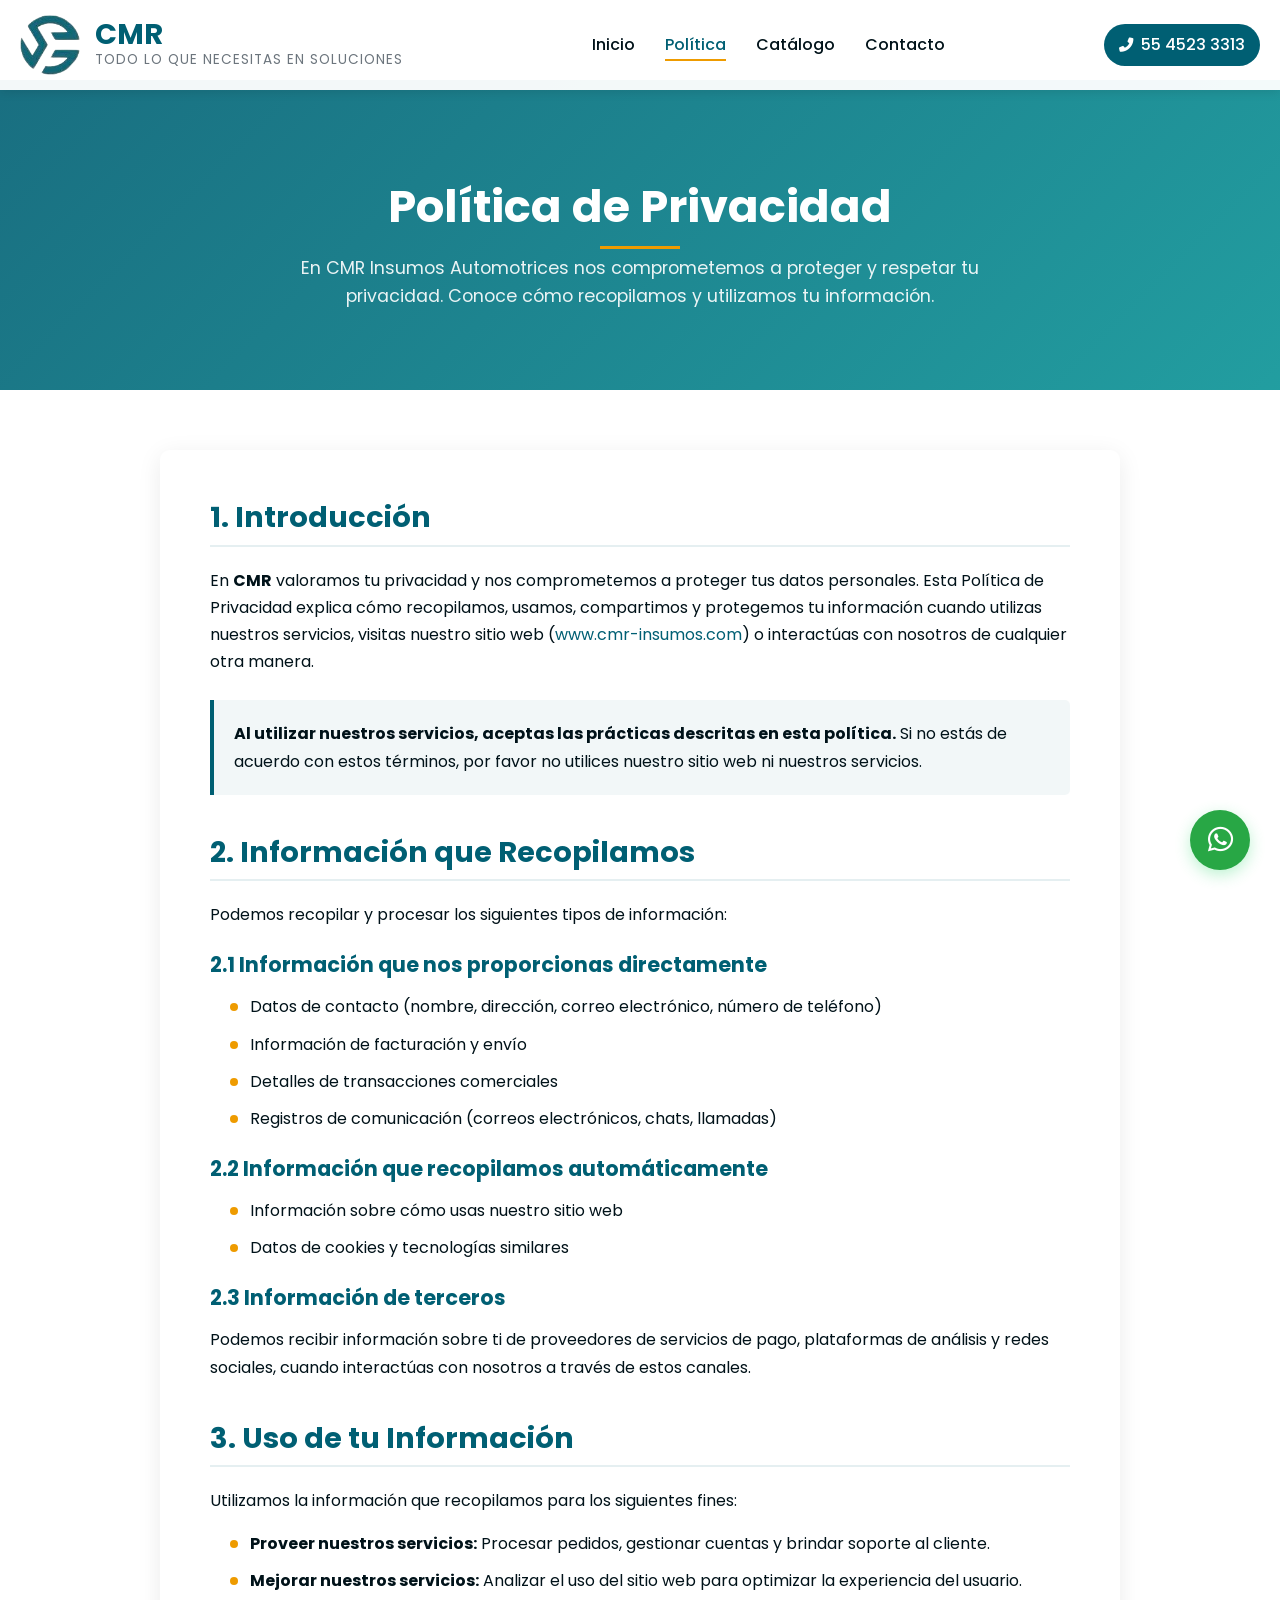
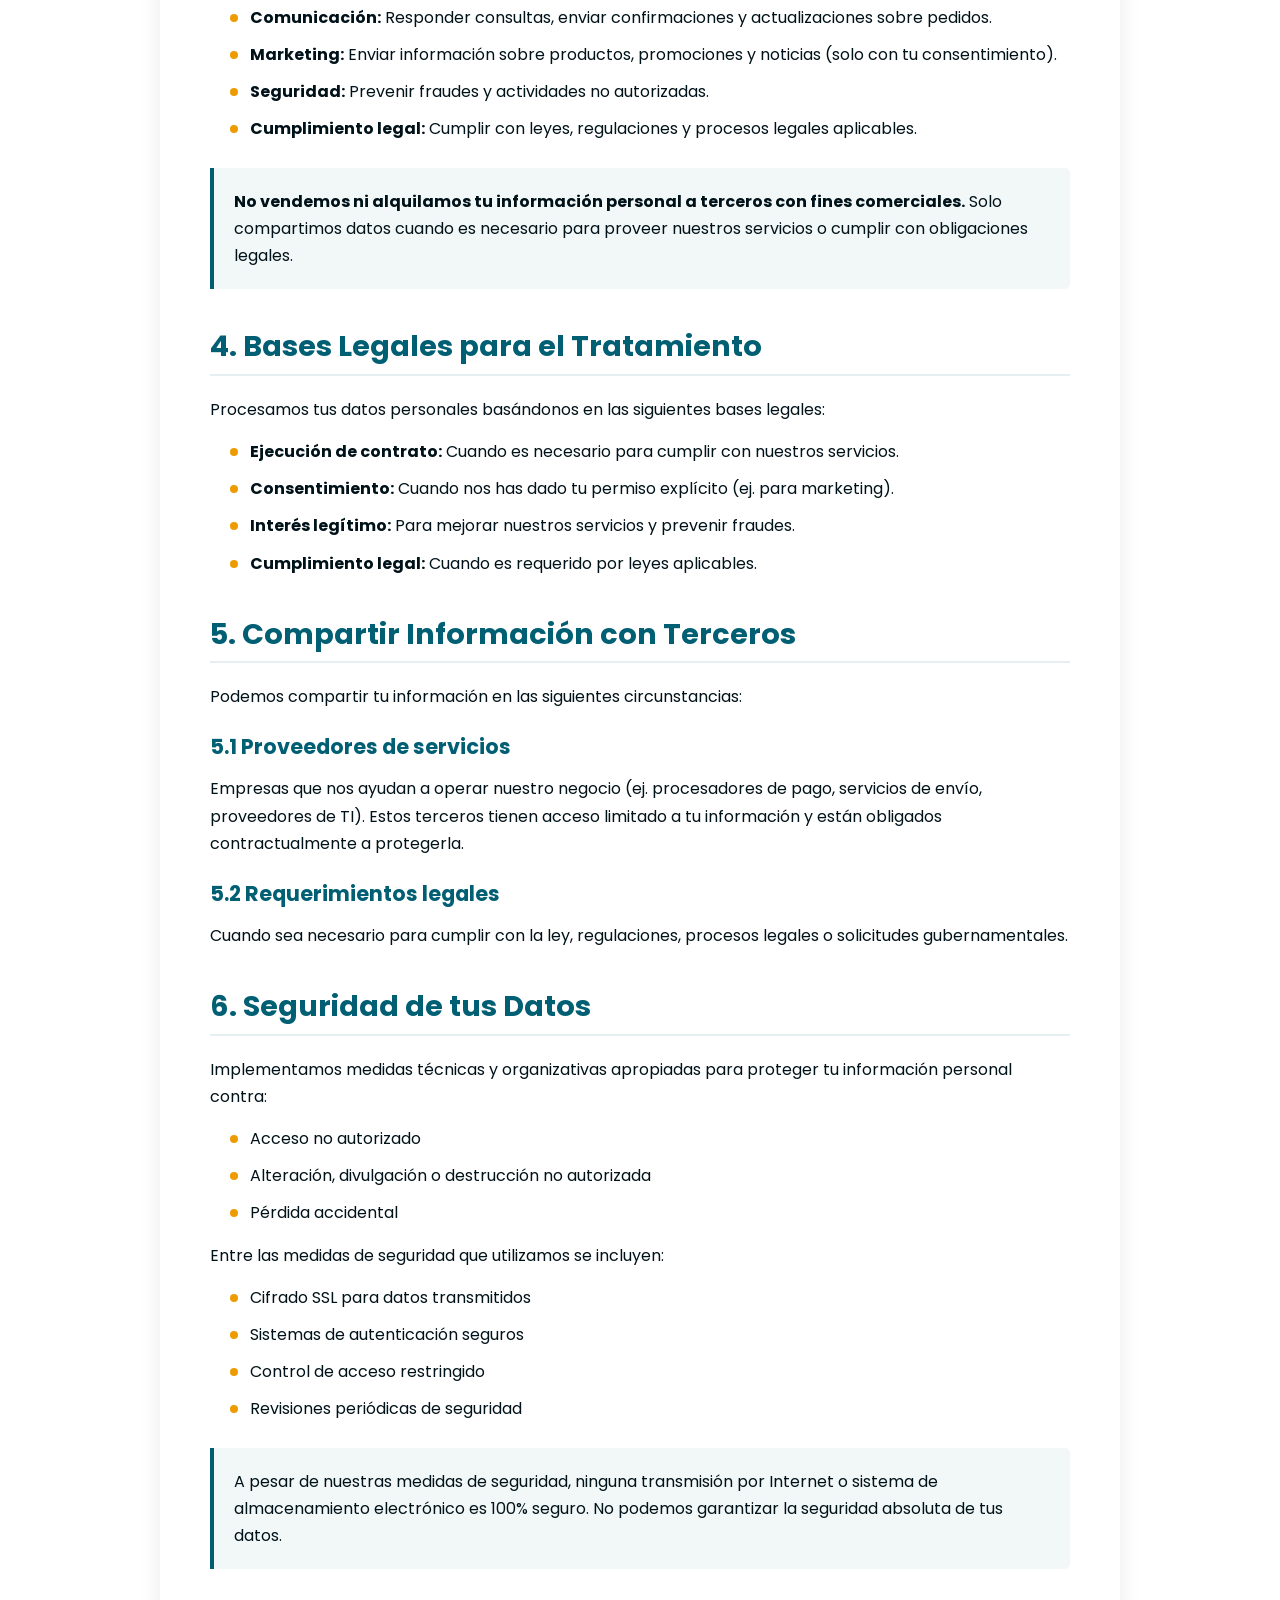
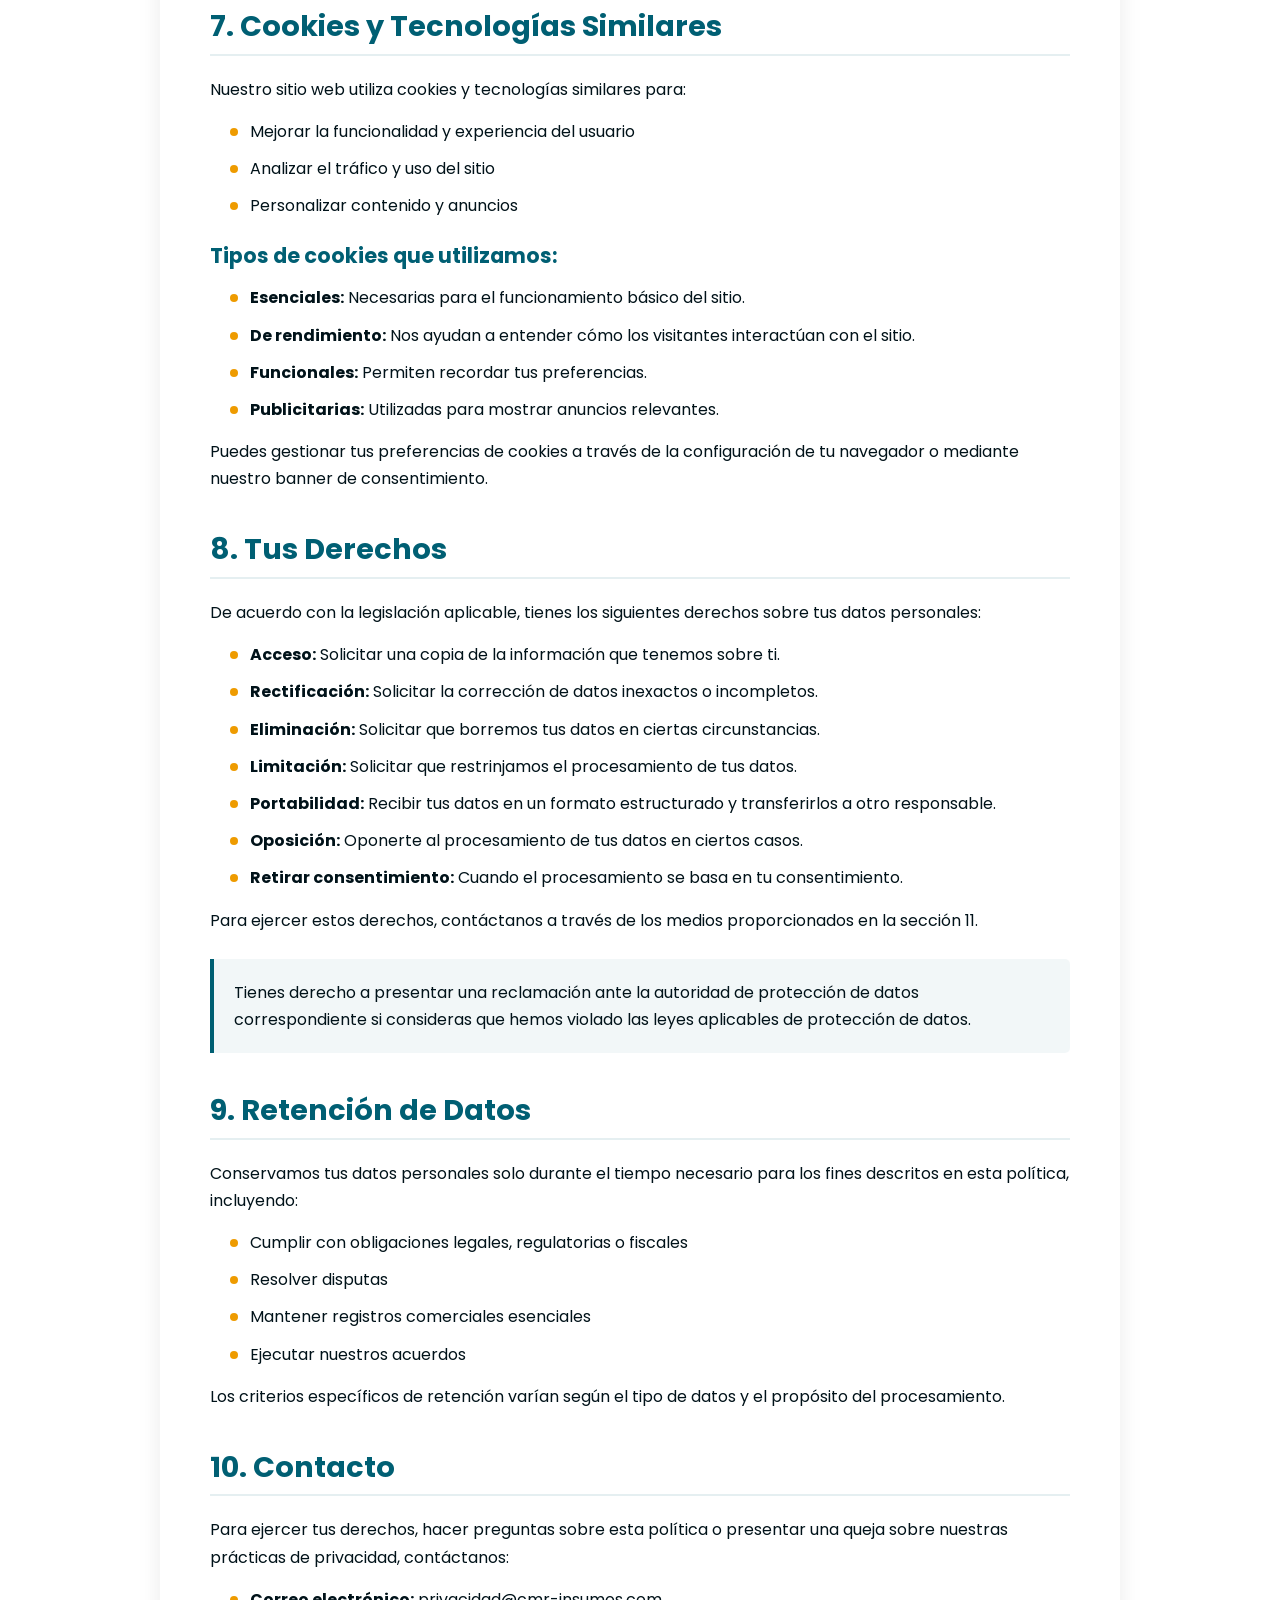
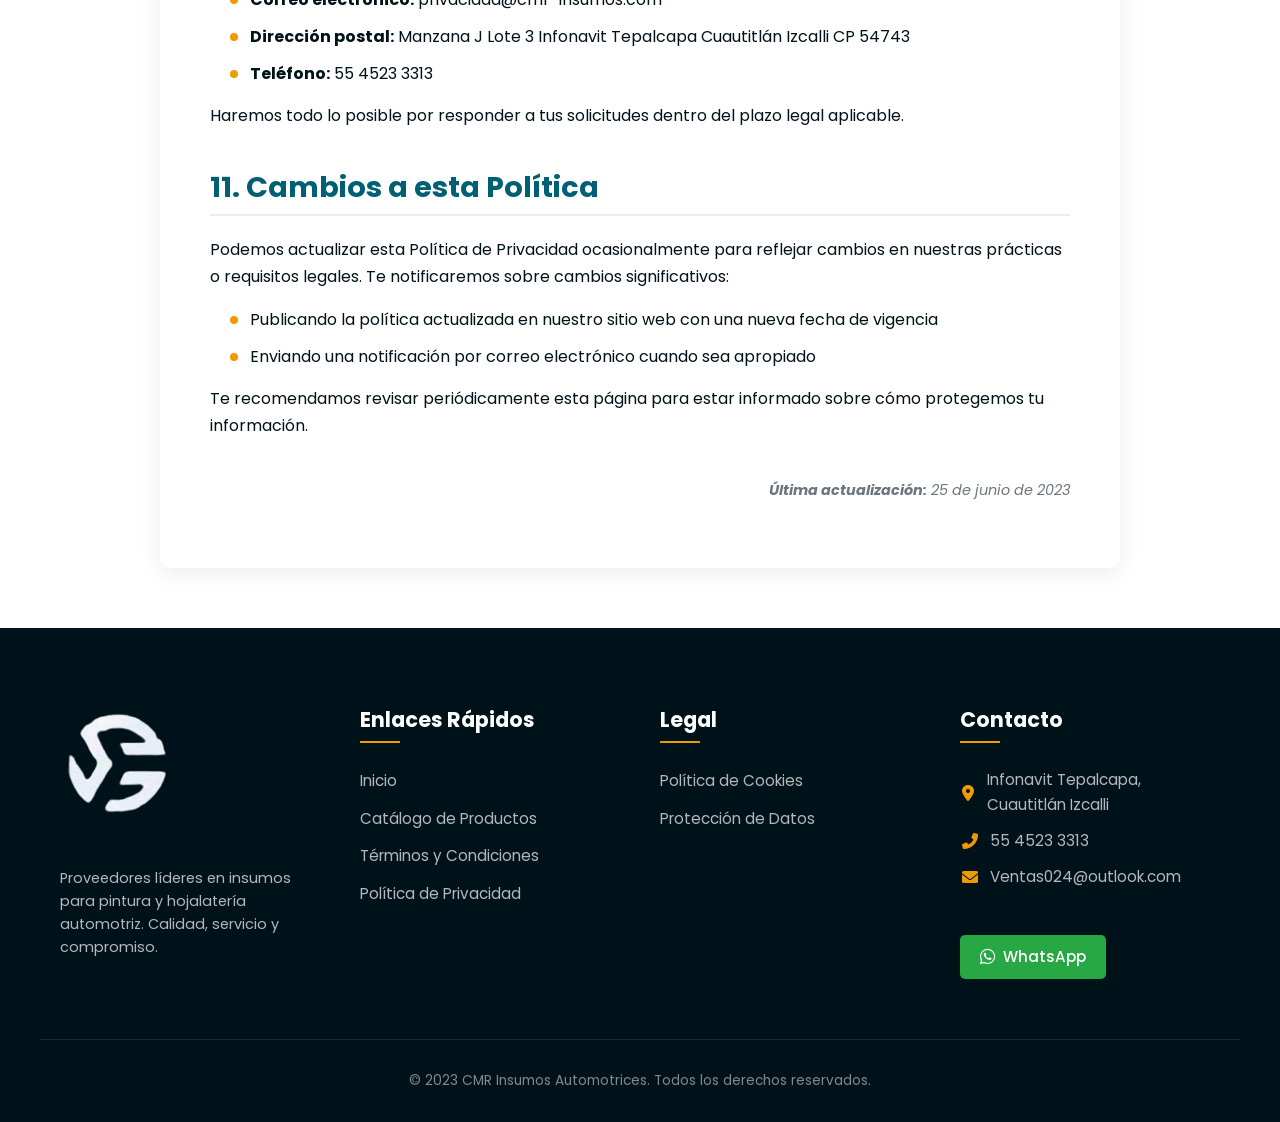
<file: politica-de-privacidad.html>
<!DOCTYPE html>
<html lang="es">
<head>
    <meta charset="UTF-8">
    <meta name="viewport" content="width=device-width, initial-scale=1.0">
    <title>Política de Privacidad | CMR Insumos Automotrices</title>
    <meta name="description" content="Política de Privacidad de CMR Insumos Automotrices. Conoce cómo recopilamos y utilizamos tu información.">
    <link rel="stylesheet" href="styles/main.css">
    <link href="https://unpkg.com/aos@2.3.1/dist/aos.css" rel="stylesheet">
    <link href="https://fonts.googleapis.com/css2?family=Poppins:wght@300;400;500;600;700&display=swap" rel="stylesheet">
    <link rel="stylesheet" href="https://cdnjs.cloudflare.com/ajax/libs/font-awesome/6.0.0/css/all.min.css">
    <style>
        /* Variables CSS */
        :root {
            --primary-color: #005f73;
            --secondary-color: #0a9396;
            --accent-color: #ee9b00;
            --dark-color: #001219;
            --light-color: #f8f9fa;
            --gray-color: #6c757d;
            --success-color: #28a745;
        }

        * {
            margin: 0;
            padding: 0;
            box-sizing: border-box;
        }

        body {
            font-family: 'Poppins', sans-serif;
            color: var(--dark-color);
            line-height: 1.6;
            background-color: #ffffff;
        }

        /* Header */
        .professional-header {
            position: fixed;
            top: 0;
            left: 0;
            width: 100%;
            z-index: 1000;
            background-color: rgba(255, 255, 255, 0.95);
            box-shadow: 0 2px 10px rgba(0, 0, 0, 0.1);
        }

        .header-container {
            display: flex;
            justify-content: space-between;
            align-items: center;
            padding: 15px 20px;
            max-width: 1400px;
            margin: 0 auto;
        }

        .logo-container {
            display: flex;
            align-items: center;
        }

        .main-logo {
            height: 60px;
            margin-right: 15px;
        }

        .logo-text {
            display: flex;
            flex-direction: column;
        }

        .logo-name {
            font-size: 1.8rem;
            font-weight: 700;
            color: var(--primary-color);
            line-height: 1;
        }

        .logo-tagline {
            font-size: 0.85rem;
            color: var(--gray-color);
            letter-spacing: 1px;
            text-transform: uppercase;
        }

        .main-nav ul {
            display: flex;
            list-style: none;
        }

        .main-nav li {
            margin-left: 30px;
        }

        .main-nav a {
            font-weight: 500;
            color: var(--dark-color);
            text-decoration: none;
            position: relative;
            padding: 5px 0;
            transition: color 0.3s;
        }

        .main-nav a.active,
        .main-nav a:hover {
            color: var(--primary-color);
        }

        .main-nav a:after {
            content: '';
            position: absolute;
            bottom: 0;
            left: 0;
            width: 0;
            height: 2px;
            background-color: var(--accent-color);
            transition: width 0.3s ease;
        }

        .main-nav a:hover:after,
        .main-nav a.active:after {
            width: 100%;
        }

        .header-cta .phone-link {
            display: flex;
            align-items: center;
            background-color: var(--primary-color);
            color: white;
            padding: 8px 15px;
            border-radius: 30px;
            font-weight: 500;
            text-decoration: none;
            transition: all 0.3s ease;
        }

        .header-cta .phone-link i {
            margin-right: 8px;
        }

        .header-cta .phone-link:hover {
            background-color: var(--accent-color);
            color: var(--dark-color);
            transform: translateY(-2px);
        }

        /* Hero de Política de Privacidad */
        .privacy-hero {
            background: linear-gradient(135deg, rgba(0,95,115,0.9) 0%, rgba(10,147,150,0.9) 100%);
            color: white;
            padding: 100px 0 80px;
            text-align: center;
            margin-top: 80px;
        }
        
        .privacy-hero h1 {
            font-size: 2.8rem;
            margin-bottom: 20px;
            position: relative;
            display: inline-block;
        }
        
        .privacy-hero h1:after {
            content: '';
            position: absolute;
            bottom: -15px;
            left: 50%;
            transform: translateX(-50%);
            width: 80px;
            height: 3px;
            background-color: var(--accent-color);
        }
        
        .privacy-hero p {
            max-width: 700px;
            margin: 0 auto;
            font-size: 1.1rem;
            opacity: 0.9;
        }
        
        .privacy-container {
            max-width: 1000px;
            margin: 60px auto;
            padding: 0 20px;
        }
        
        .privacy-content {
            background: white;
            border-radius: 10px;
            box-shadow: 0 5px 25px rgba(0,0,0,0.08);
            padding: 50px;
        }
        
        .privacy-section {
            margin-bottom: 40px;
        }
        
        .privacy-section h2 {
            color: var(--primary-color);
            font-size: 1.8rem;
            margin-bottom: 20px;
            padding-bottom: 10px;
            border-bottom: 2px solid rgba(0,95,115,0.1);
        }
        
        .privacy-section h3 {
            color: var(--primary-color);
            font-size: 1.3rem;
            margin: 25px 0 15px;
        }
        
        .privacy-section p, 
        .privacy-section ul {
            margin-bottom: 15px;
            line-height: 1.7;
            color: var(--dark-color);
        }
        
        .privacy-section ul {
            padding-left: 20px;
        }
        
        .privacy-section li {
            margin-bottom: 10px;
            position: relative;
            padding-left: 20px;
        }
        
        .privacy-section li:before {
            content: '';
            position: absolute;
            left: 0;
            top: 10px;
            width: 8px;
            height: 8px;
            background-color: var(--accent-color);
            border-radius: 50%;
        }
        
        .highlight-box {
            background-color: rgba(0,95,115,0.05);
            border-left: 4px solid var(--primary-color);
            padding: 20px;
            border-radius: 0 5px 5px 0;
            margin: 25px 0;
        }
        
        .highlight-box p {
            margin-bottom: 0;
        }
        
        .update-date {
            text-align: right;
            font-style: italic;
            color: var(--gray-color);
            margin-top: 40px;
            font-size: 0.9rem;
        }

        /* Footer Profesional */
        .professional-footer {
            background-color: #001219;
            color: white;
            padding: 80px 0 0;
        }

        .footer-container {
            display: grid;
            grid-template-columns: repeat(auto-fit, minmax(250px, 1fr));
            gap: 40px;
            max-width: 1200px;
            margin: 0 auto;
            padding: 0 20px 60px;
        }

        .footer-column {
            display: flex;
            flex-direction: column;
        }

        .footer-column h3 {
            font-size: 1.3rem;
            color: white;
            margin-bottom: 25px;
            position: relative;
            padding-bottom: 10px;
        }

        .footer-column h3:after {
            content: '';
            position: absolute;
            bottom: 0;
            left: 0;
            width: 40px;
            height: 2px;
            background-color: #ee9b00;
        }

        .footer-logo {
            margin-bottom: 20px;
        }

        .footer-logo img {
            max-width: 180px;
            height: auto;
        }

        .footer-column p {
            color: rgba(255, 255, 255, 0.7);
            font-size: 0.9rem;
            margin-bottom: 20px;
            line-height: 1.6;
        }

        .footer-column ul {
            list-style: none;
            padding: 0;
            margin: 0;
        }

        .footer-column ul li {
            margin-bottom: 12px;
        }

        .footer-column ul li a {
            color: rgba(255, 255, 255, 0.7);
            text-decoration: none;
            transition: all 0.3s ease;
            font-size: 0.95rem;
            display: inline-block;
        }

        .footer-column ul li a:hover {
            color: #ee9b00;
            padding-left: 5px;
        }

        .contact-info {
            list-style: none;
            padding: 0;
        }

        .contact-info li {
            display: flex;
            align-items: center;
            margin-bottom: 15px;
            color: rgba(255, 255, 255, 0.7);
            font-size: 0.95rem;
        }

        .contact-info i {
            margin-right: 10px;
            color: #ee9b00;
            width: 20px;
            text-align: center;
            font-size: 1rem;
        }

        .footer-cta {
            margin-top: 15px;
        }

        .whatsapp-button {
            display: inline-flex;
            align-items: center;
            justify-content: center;
            background-color: #28a745;
            color: white;
            padding: 10px 20px;
            border-radius: 5px;
            font-weight: 500;
            text-decoration: none;
            transition: all 0.3s ease;
            font-size: 0.95rem;
        }

        .whatsapp-button i {
            margin-right: 8px;
            font-size: 1.1rem;
        }

        .whatsapp-button:hover {
            background-color: #249e43;
            color: white;
            transform: translateY(-3px);
            box-shadow: 0 5px 15px rgba(40, 167, 69, 0.3);
        }

        .footer-bottom {
            border-top: 1px solid rgba(255, 255, 255, 0.1);
            padding: 30px 20px;
            text-align: center;
            max-width: 1200px;
            margin: 0 auto;
        }

        .copyright {
            color: rgba(255, 255, 255, 0.5);
            font-size: 0.85rem;
            margin: 0;
        }

        /* WhatsApp Float */
        .whatsapp-float {
            position: fixed;
            bottom: 30px;
            right: 30px;
            z-index: 100;
        }

        .whatsapp-float a {
            display: flex;
            align-items: center;
            justify-content: center;
            width: 60px;
            height: 60px;
            background-color: #28a745;
            color: white;
            border-radius: 50%;
            font-size: 1.8rem;
            box-shadow: 0 5px 15px rgba(37, 211, 102, 0.3);
            transition: all 0.3s ease;
            text-decoration: none;
        }

        .whatsapp-float a:hover {
            background-color: #20ba5a;
            transform: translateY(-5px) scale(1.1);
            box-shadow: 0 8px 20px rgba(37, 211, 102, 0.4);
        }

        /* Back to Top */
        .back-to-top {
            position: fixed;
            bottom: 30px;
            right: 100px;
            width: 50px;
            height: 50px;
            background-color: var(--primary-color);
            color: white;
            border-radius: 50%;
            display: flex;
            align-items: center;
            justify-content: center;
            font-size: 1.2rem;
            cursor: pointer;
            opacity: 0;
            visibility: hidden;
            transition: all 0.3s ease;
            z-index: 99;
            box-shadow: 0 5px 15px rgba(0, 0, 0, 0.1);
        }

        .back-to-top.visible {
            opacity: 1;
            visibility: visible;
        }

        .back-to-top:hover {
            background-color: var(--accent-color);
            transform: translateY(-5px);
        }
        
        /* Responsive */
        @media (max-width: 768px) {
            .privacy-hero {
                padding: 80px 20px 60px;
                margin-top: 70px;
            }
            
            .privacy-hero h1 {
                font-size: 2.2rem;
            }
            
            .privacy-content {
                padding: 30px;
            }
            
            .privacy-section h2 {
                font-size: 1.5rem;
            }
            
            .privacy-section h3 {
                font-size: 1.2rem;
            }

            .header-container {
                flex-direction: column;
                gap: 15px;
            }

            .main-nav ul {
                flex-direction: column;
                gap: 10px;
                text-align: center;
            }

            .main-nav li {
                margin-left: 0;
            }

            .footer-container {
                grid-template-columns: 1fr;
                gap: 30px;
                padding: 0 20px 40px;
            }
            
            .professional-footer {
                padding: 60px 0 0;
            }
            
            .footer-bottom {
                padding: 20px;
            }

            .whatsapp-float {
                bottom: 20px;
                right: 20px;
            }

            .whatsapp-float a {
                width: 55px;
                height: 55px;
                font-size: 1.6rem;
            }

            .back-to-top {
                bottom: 90px;
                right: 20px;
                width: 45px;
                height: 45px;
            }
        }
    </style>
</head>
<body>
    <!-- Header profesional -->
    <header class="professional-header">
        <div class="header-container">
            <div class="logo-container">
                <img src="assets/logos/logope.png" alt="CMR Insumos Automotrices" class="main-logo">
                <div class="logo-text">
                    <span class="logo-name">CMR</span>
                    <span class="logo-tagline">todo lo que necesitas en soluciones</span>
                </div>
            </div>
            <nav class="main-nav">
                <ul>
                    <li><a href="index.html">Inicio</a></li>
                    <li><a href="politica-de-privacidad.html" class="active">Política</a></li>
                    <li><a href="catalogo.html">Catálogo</a></li>
                    <li><a href="contacto.html">Contacto</a></li>
                </ul>
            </nav>
            <div class="header-cta">
                <a href="tel:+5545233313" class="phone-link">
                    <i class="fas fa-phone-alt"></i> 55 4523 3313
                </a>
            </div>
        </div>
    </header>

    <!-- Hero de Política de Privacidad -->
    <section class="privacy-hero" data-aos="fade-down">
        <h1>Política de Privacidad</h1>
        <p>En CMR Insumos Automotrices nos comprometemos a proteger y respetar tu privacidad. Conoce cómo recopilamos y utilizamos tu información.</p>
    </section>

    <!-- Contenido de Política -->
    <div class="privacy-container">
        <div class="privacy-content" data-aos="fade-up">
            <div class="privacy-section">
                <h2>1. Introducción</h2>
                <p>En <strong>CMR</strong> valoramos tu privacidad y nos comprometemos a proteger tus datos personales. Esta Política de Privacidad explica cómo recopilamos, usamos, compartimos y protegemos tu información cuando utilizas nuestros servicios, visitas nuestro sitio web (<a href="index.html">www.cmr-insumos.com</a>) o interactúas con nosotros de cualquier otra manera.</p>
                
                <div class="highlight-box">
                    <p><strong>Al utilizar nuestros servicios, aceptas las prácticas descritas en esta política.</strong> Si no estás de acuerdo con estos términos, por favor no utilices nuestro sitio web ni nuestros servicios.</p>
                </div>
            </div>

            <div class="privacy-section">
                <h2>2. Información que Recopilamos</h2>
                <p>Podemos recopilar y procesar los siguientes tipos de información:</p>
                
                <h3>2.1 Información que nos proporcionas directamente</h3>
                <ul>
                    <li>Datos de contacto (nombre, dirección, correo electrónico, número de teléfono)</li>
                    <li>Información de facturación y envío</li>
                    <li>Detalles de transacciones comerciales</li>
                    <li>Registros de comunicación (correos electrónicos, chats, llamadas)</li>
                </ul>
                
                <h3>2.2 Información que recopilamos automáticamente</h3>
                <ul>
                    <li>Información sobre cómo usas nuestro sitio web</li>
                    <li>Datos de cookies y tecnologías similares</li>
                </ul>
                
                <h3>2.3 Información de terceros</h3>
                <p>Podemos recibir información sobre ti de proveedores de servicios de pago, plataformas de análisis y redes sociales, cuando interactúas con nosotros a través de estos canales.</p>
            </div>

            <div class="privacy-section">
                <h2>3. Uso de tu Información</h2>
                <p>Utilizamos la información que recopilamos para los siguientes fines:</p>
                
                <ul>
                    <li><strong>Proveer nuestros servicios:</strong> Procesar pedidos, gestionar cuentas y brindar soporte al cliente.</li>
                    <li><strong>Mejorar nuestros servicios:</strong> Analizar el uso del sitio web para optimizar la experiencia del usuario.</li>
                    <li><strong>Comunicación:</strong> Responder consultas, enviar confirmaciones y actualizaciones sobre pedidos.</li>
                    <li><strong>Marketing:</strong> Enviar información sobre productos, promociones y noticias (solo con tu consentimiento).</li>
                    <li><strong>Seguridad:</strong> Prevenir fraudes y actividades no autorizadas.</li>
                    <li><strong>Cumplimiento legal:</strong> Cumplir con leyes, regulaciones y procesos legales aplicables.</li>
                </ul>
                
                <div class="highlight-box">
                    <p><strong>No vendemos ni alquilamos tu información personal a terceros con fines comerciales.</strong> Solo compartimos datos cuando es necesario para proveer nuestros servicios o cumplir con obligaciones legales.</p>
                </div>
            </div>

            <div class="privacy-section">
                <h2>4. Bases Legales para el Tratamiento</h2>
                <p>Procesamos tus datos personales basándonos en las siguientes bases legales:</p>
                
                <ul>
                    <li><strong>Ejecución de contrato:</strong> Cuando es necesario para cumplir con nuestros servicios.</li>
                    <li><strong>Consentimiento:</strong> Cuando nos has dado tu permiso explícito (ej. para marketing).</li>
                    <li><strong>Interés legítimo:</strong> Para mejorar nuestros servicios y prevenir fraudes.</li>
                    <li><strong>Cumplimiento legal:</strong> Cuando es requerido por leyes aplicables.</li>
                </ul>
            </div>

            <div class="privacy-section">
                <h2>5. Compartir Información con Terceros</h2>
                <p>Podemos compartir tu información en las siguientes circunstancias:</p>
                
                <h3>5.1 Proveedores de servicios</h3>
                <p>Empresas que nos ayudan a operar nuestro negocio (ej. procesadores de pago, servicios de envío, proveedores de TI). Estos terceros tienen acceso limitado a tu información y están obligados contractualmente a protegerla.</p>
                
                <h3>5.2 Requerimientos legales</h3>
                <p>Cuando sea necesario para cumplir con la ley, regulaciones, procesos legales o solicitudes gubernamentales.</p>
            </div>

            <div class="privacy-section">
                <h2>6. Seguridad de tus Datos</h2>
                <p>Implementamos medidas técnicas y organizativas apropiadas para proteger tu información personal contra:</p>
                
                <ul>
                    <li>Acceso no autorizado</li>
                    <li>Alteración, divulgación o destrucción no autorizada</li>
                    <li>Pérdida accidental</li>
                </ul>
                
                <p>Entre las medidas de seguridad que utilizamos se incluyen:</p>
                
                <ul>
                    <li>Cifrado SSL para datos transmitidos</li>
                    <li>Sistemas de autenticación seguros</li>
                    <li>Control de acceso restringido</li>
                    <li>Revisiones periódicas de seguridad</li>
                </ul>
                
                <div class="highlight-box">
                    <p>A pesar de nuestras medidas de seguridad, ninguna transmisión por Internet o sistema de almacenamiento electrónico es 100% seguro. No podemos garantizar la seguridad absoluta de tus datos.</p>
                </div>
            </div>

            <div class="privacy-section">
                <h2>7. Cookies y Tecnologías Similares</h2>
                <p>Nuestro sitio web utiliza cookies y tecnologías similares para:</p>
                
                <ul>
                    <li>Mejorar la funcionalidad y experiencia del usuario</li>
                    <li>Analizar el tráfico y uso del sitio</li>
                    <li>Personalizar contenido y anuncios</li>
                </ul>
                <h3>Tipos de cookies que utilizamos:</h3>
                
                <ul>
                    <li><strong>Esenciales:</strong> Necesarias para el funcionamiento básico del sitio.</li>
                    <li><strong>De rendimiento:</strong> Nos ayudan a entender cómo los visitantes interactúan con el sitio.</li>
                    <li><strong>Funcionales:</strong> Permiten recordar tus preferencias.</li>
                    <li><strong>Publicitarias:</strong> Utilizadas para mostrar anuncios relevantes.</li>
                </ul>
                
                <p>Puedes gestionar tus preferencias de cookies a través de la configuración de tu navegador o mediante nuestro banner de consentimiento.</p>
            </div>

            <div class="privacy-section">
                <h2>8. Tus Derechos</h2>
                <p>De acuerdo con la legislación aplicable, tienes los siguientes derechos sobre tus datos personales:</p>
                
                <ul>
                    <li><strong>Acceso:</strong> Solicitar una copia de la información que tenemos sobre ti.</li>
                    <li><strong>Rectificación:</strong> Solicitar la corrección de datos inexactos o incompletos.</li>
                    <li><strong>Eliminación:</strong> Solicitar que borremos tus datos en ciertas circunstancias.</li>
                    <li><strong>Limitación:</strong> Solicitar que restrinjamos el procesamiento de tus datos.</li>
                    <li><strong>Portabilidad:</strong> Recibir tus datos en un formato estructurado y transferirlos a otro responsable.</li>
                    <li><strong>Oposición:</strong> Oponerte al procesamiento de tus datos en ciertos casos.</li>
                    <li><strong>Retirar consentimiento:</strong> Cuando el procesamiento se basa en tu consentimiento.</li>
                </ul>
                
                <p>Para ejercer estos derechos, contáctanos a través de los medios proporcionados en la sección 11.</p>
                
                <div class="highlight-box">
                    <p>Tienes derecho a presentar una reclamación ante la autoridad de protección de datos correspondiente si consideras que hemos violado las leyes aplicables de protección de datos.</p>
                </div>
            </div>

            <div class="privacy-section">
                <h2>9. Retención de Datos</h2>
                <p>Conservamos tus datos personales solo durante el tiempo necesario para los fines descritos en esta política, incluyendo:</p>
                
                <ul>
                    <li>Cumplir con obligaciones legales, regulatorias o fiscales</li>
                    <li>Resolver disputas</li>
                    <li>Mantener registros comerciales esenciales</li>
                    <li>Ejecutar nuestros acuerdos</li>
                </ul>
                
                <p>Los criterios específicos de retención varían según el tipo de datos y el propósito del procesamiento.</p>
            </div>

            <div class="privacy-section">
                <h2>10. Contacto</h2>
                <p>Para ejercer tus derechos, hacer preguntas sobre esta política o presentar una queja sobre nuestras prácticas de privacidad, contáctanos:</p>
                
                <ul>
                    <li><strong>Correo electrónico:</strong> privacidad@cmr-insumos.com</li>
                    <li><strong>Dirección postal:</strong>  Manzana J Lote 3 Infonavit Tepalcapa Cuautitlán Izcalli CP 54743</li>
                    <li><strong>Teléfono:</strong> 55 4523 3313</li>
                </ul>
                
                <p>Haremos todo lo posible por responder a tus solicitudes dentro del plazo legal aplicable.</p>
            </div>

            <div class="privacy-section">
                <h2>11. Cambios a esta Política</h2>
                <p>Podemos actualizar esta Política de Privacidad ocasionalmente para reflejar cambios en nuestras prácticas o requisitos legales. Te notificaremos sobre cambios significativos:</p>
                
                <ul>
                    <li>Publicando la política actualizada en nuestro sitio web con una nueva fecha de vigencia</li>
                    <li>Enviando una notificación por correo electrónico cuando sea apropiado</li>
                </ul>
                
                <p>Te recomendamos revisar periódicamente esta página para estar informado sobre cómo protegemos tu información.</p>
            </div>

            <div class="update-date">
                <p><strong>Última actualización:</strong> 25 de junio de 2023</p>
            </div>
        </div>
    </div>

    <!-- Footer Profesional -->
    <footer class="professional-footer">
        <div class="footer-container">
            <div class="footer-column">
                <div class="footer-logo">
                    <img src="assets/logos/log.png" alt="CMR Insumos Automotrices">
                </div>
                <p>Proveedores líderes en insumos para pintura y hojalatería automotriz. Calidad, servicio y compromiso.</p>

            </div>
            
            <div class="footer-column">
                <h3>Enlaces Rápidos</h3>
                <ul>
                    <li><a href="index.html">Inicio</a></li>
                    <li><a href="catalogo.html">Catálogo de Productos</a></li>
                    <li><a href="terminos-condiciones.html">Términos y Condiciones</a></li>
                    <li><a href="politica-de-privacidad.html">Política de Privacidad</a></li>
                </ul>
            </div>
            
            <div class="footer-column">
                <h3>Legal</h3>
                <ul>
                    <li><a href="politica-cookies.html">Política de Cookies</a></li>
                    <li><a href="proteccion-datos.html">Protección de Datos</a></li>
                </ul>
            </div>
            
            <div class="footer-column">
                <h3>Contacto</h3>
                <ul class="contact-info">
                    <li><i class="fas fa-map-marker-alt"></i> Infonavit Tepalcapa, Cuautitlán Izcalli</li>
                    <li><i class="fas fa-phone-alt"></i> 55 4523 3313</li>
                    <li><i class="fas fa-envelope"></i> Ventas024@outlook.com</li>
                </ul>
                <div class="footer-cta">
                    <a href="https://wa.me/5545233313" class="whatsapp-button">
                        <i class="fab fa-whatsapp"></i> WhatsApp
                    </a>
                </div>
            </div>
        </div>
        
        <div class="footer-bottom">
            <div class="copyright">
                &copy; 2023 CMR Insumos Automotrices. Todos los derechos reservados.
            </div>
        </div>
    </footer>

    <!-- Botón de WhatsApp -->
    <div class="whatsapp-float">
        <a href="https://wa.me/5545233313" target="_blank" aria-label="Contactar por WhatsApp">
            <i class="fab fa-whatsapp"></i>
        </a>
    </div>

    <!-- Botón para subir -->
    <div class="back-to-top" onclick="window.scrollTo({top: 0, behavior: 'smooth'})">
        <i class="fas fa-arrow-up"></i>
    </div>

    <!-- Scripts -->
    <script src="https://unpkg.com/aos@2.3.1/dist/aos.js"></script>
    <script>
        // Inicializar AOS
        AOS.init({
            duration: 800,
            once: true,
            easing: 'ease-in-out'
        });

        // Mostrar/ocultar botón de subir
        window.addEventListener('scroll', function() {
            const backToTop = document.querySelector('.back-to-top');
            if (window.scrollY > 300) {
                backToTop.classList.add('visible');
            } else {
                backToTop.classList.remove('visible');
            }
            
            // Efecto de header al hacer scroll
            const header = document.querySelector('.professional-header');
            if (window.scrollY > 50) {
                header.classList.add('scrolled');
            } else {
                header.classList.remove('scrolled');
            }
        });
    </script>
</body>
</html>
</file>
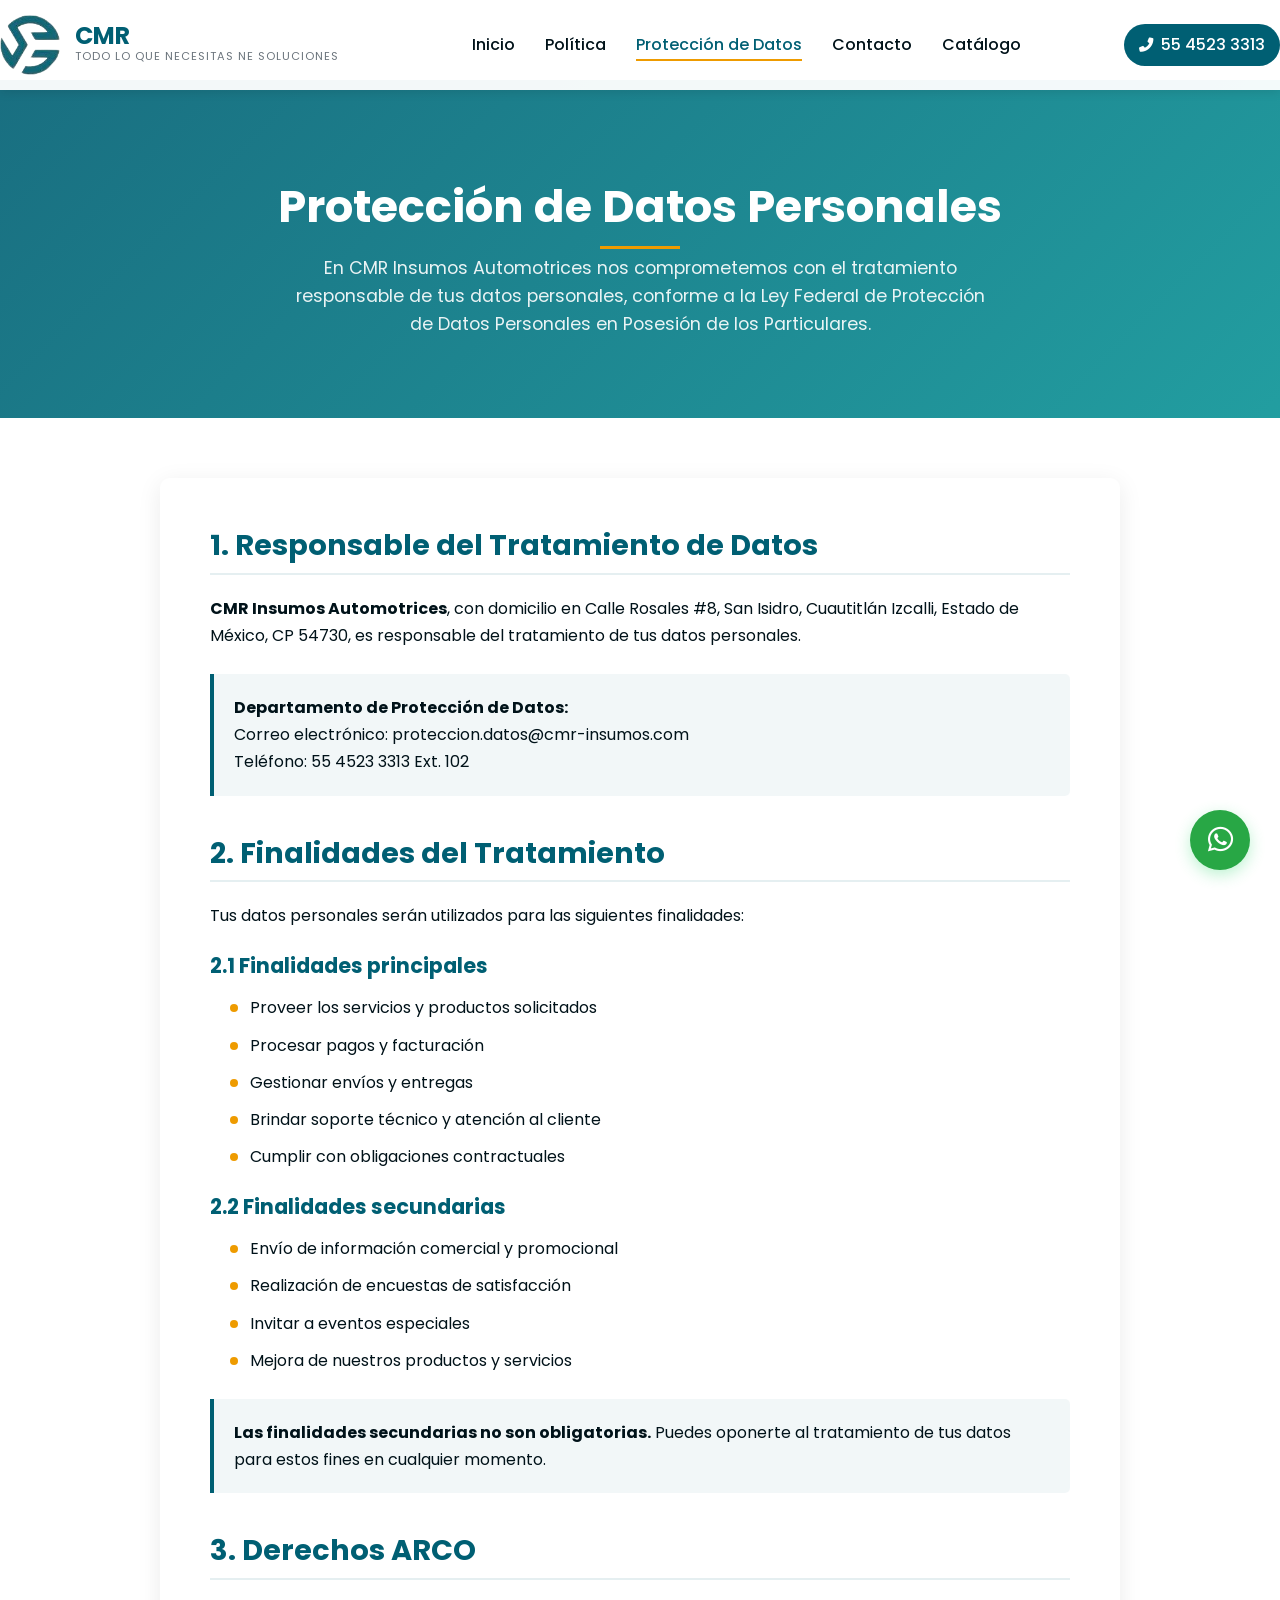
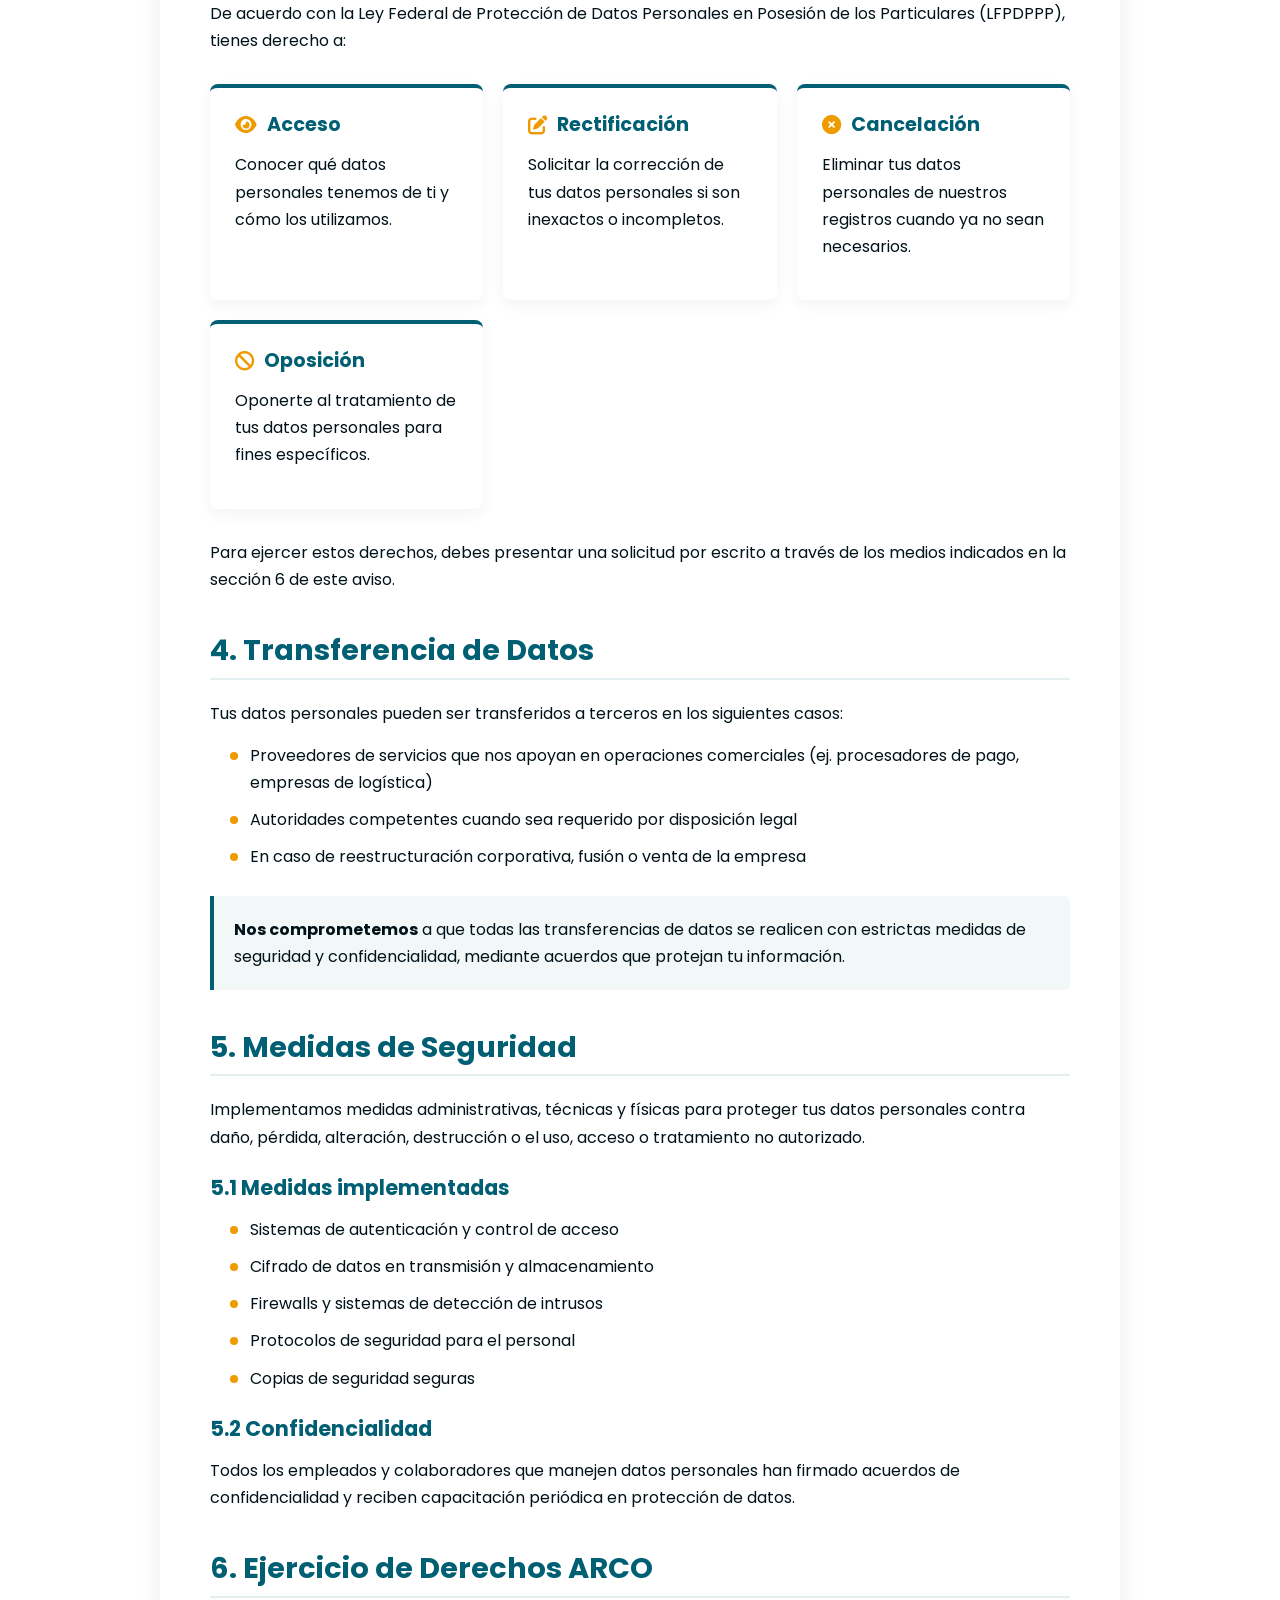
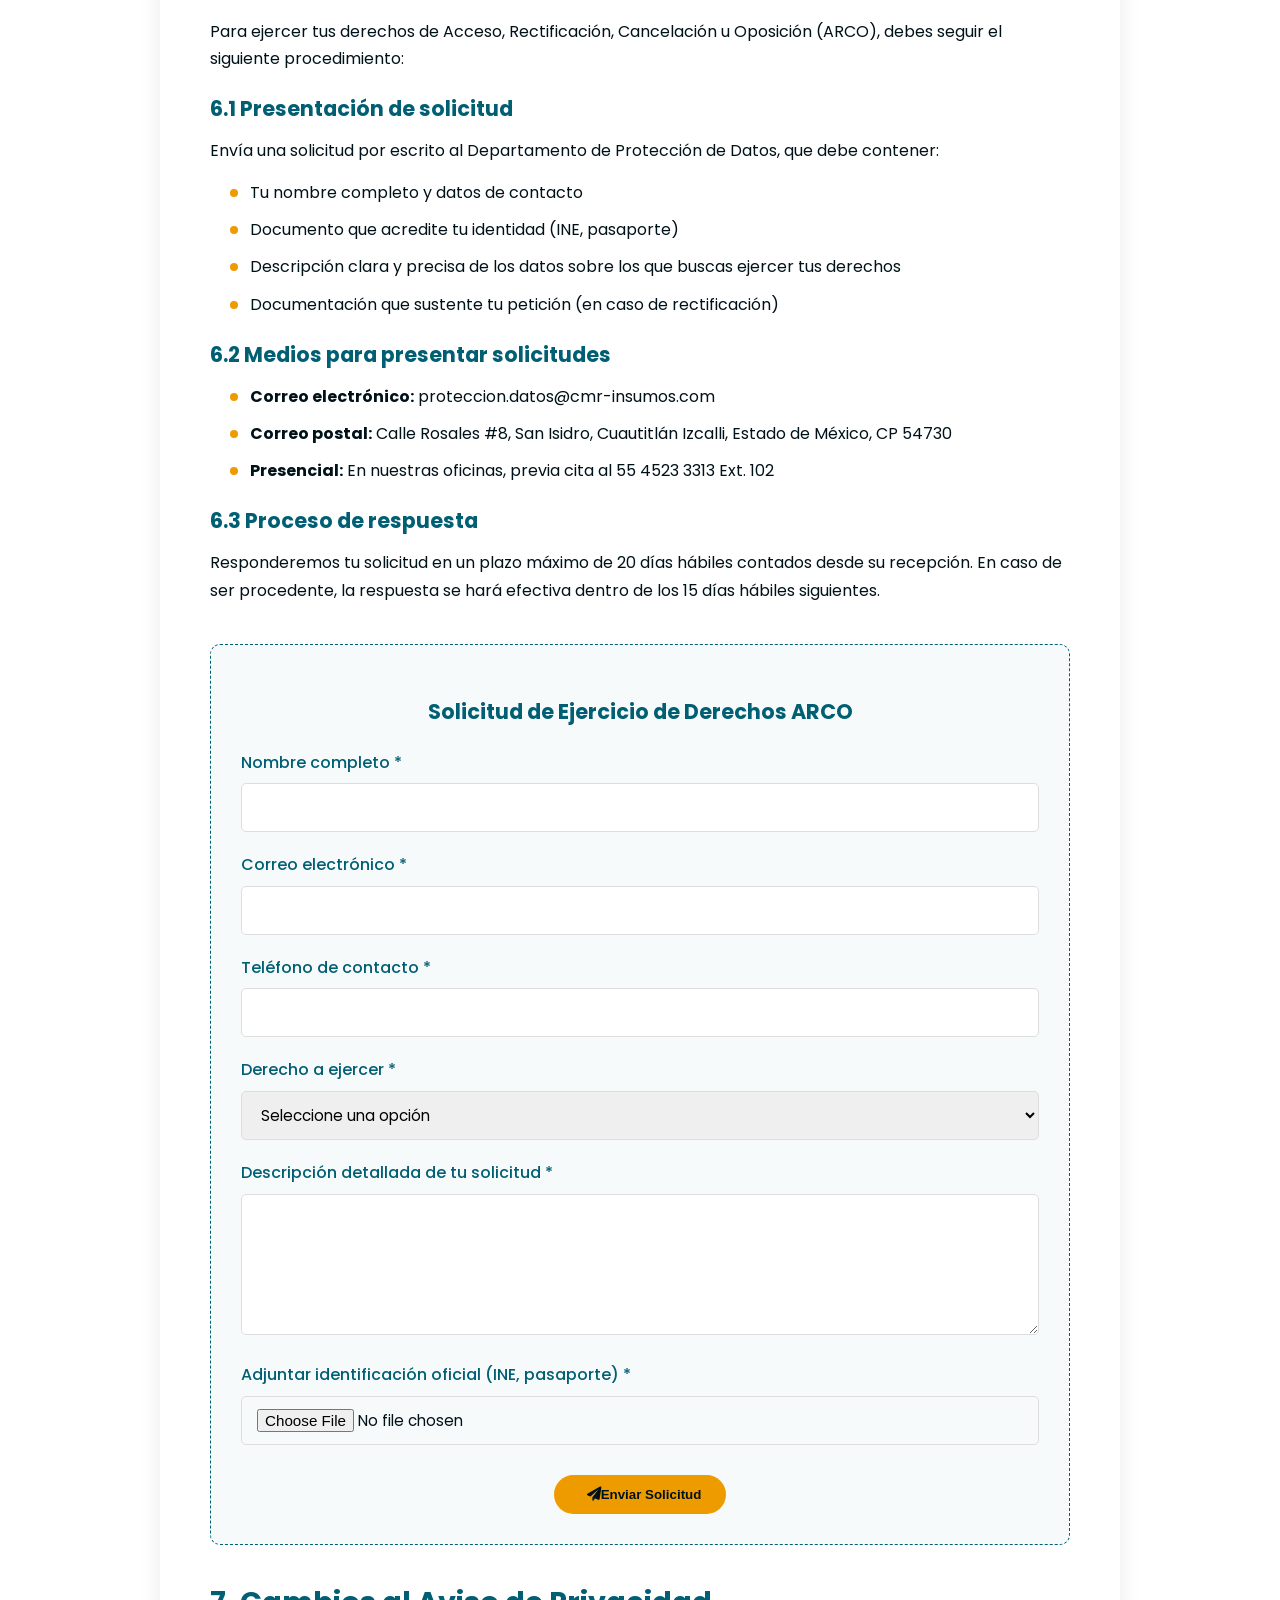
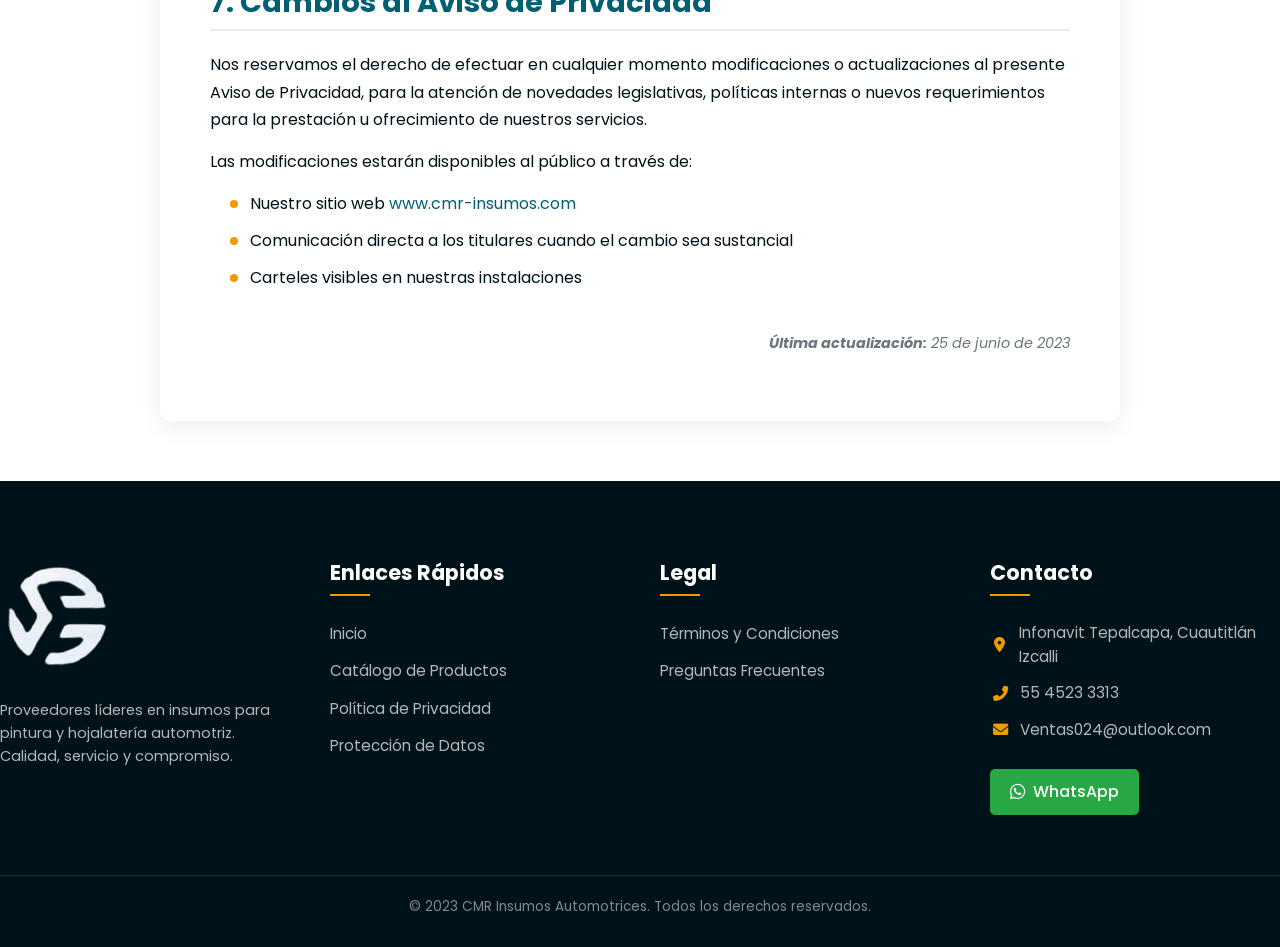
<file: proteccion-datos.html>
<!DOCTYPE html>
<html lang="es">
<head>
    <meta charset="UTF-8">
    <meta name="viewport" content="width=device-width, initial-scale=1.0">
    <title>Protección de Datos Personales | CMR Insumos Automotrices</title>
    <meta name="description" content="Protección de Datos Personales en CMR Insumos Automotrices. Conoce tus derechos ARCO y cómo ejercerlos.">
    <link rel="stylesheet" href="styles/main.css">
    <link href="https://unpkg.com/aos@2.3.1/dist/aos.css" rel="stylesheet">
    <link href="https://fonts.googleapis.com/css2?family=Poppins:wght@300;400;500;600;700&display=swap" rel="stylesheet">
    <link rel="stylesheet" href="https://cdnjs.cloudflare.com/ajax/libs/font-awesome/6.0.0/css/all.min.css">
    <style>
        /* Estilos específicos para protección de datos */
        .data-protection-hero {
            background: linear-gradient(135deg, rgba(0,95,115,0.9) 0%, rgba(10,147,150,0.9) 100%);
            color: white;
            padding: 100px 0 80px;
            text-align: center;
            margin-top: 80px;
        }
        
        .data-protection-hero h1 {
            font-size: 2.8rem;
            margin-bottom: 20px;
            position: relative;
            display: inline-block;
        }
        
        .data-protection-hero h1:after {
            content: '';
            position: absolute;
            bottom: -15px;
            left: 50%;
            transform: translateX(-50%);
            width: 80px;
            height: 3px;
            background-color: var(--accent-color);
        }
        
        .data-protection-hero p {
            max-width: 700px;
            margin: 0 auto;
            font-size: 1.1rem;
            opacity: 0.9;
        }
        
        .data-protection-container {
            max-width: 1000px;
            margin: 60px auto;
            padding: 0 20px;
        }
        
        .data-protection-content {
            background: white;
            border-radius: 10px;
            box-shadow: 0 5px 25px rgba(0,0,0,0.08);
            padding: 50px;
        }
        
        .data-protection-section {
            margin-bottom: 40px;
        }
        
        .data-protection-section h2 {
            color: var(--primary-color);
            font-size: 1.8rem;
            margin-bottom: 20px;
            padding-bottom: 10px;
            border-bottom: 2px solid rgba(0,95,115,0.1);
        }
        
        .data-protection-section h3 {
            color: var(--primary-color);
            font-size: 1.3rem;
            margin: 25px 0 15px;
        }
        
        .data-protection-section p, 
        .data-protection-section ul {
            margin-bottom: 15px;
            line-height: 1.7;
            color: var(--dark-color);
        }
        
        .data-protection-section ul {
            padding-left: 20px;
        }
        
        .data-protection-section li {
            margin-bottom: 10px;
            position: relative;
            padding-left: 20px;
        }
        
        .data-protection-section li:before {
            content: '';
            position: absolute;
            left: 0;
            top: 10px;
            width: 8px;
            height: 8px;
            background-color: var(--accent-color);
            border-radius: 50%;
        }
        
        .highlight-box {
            background-color: rgba(0,95,115,0.05);
            border-left: 4px solid var(--primary-color);
            padding: 20px;
            border-radius: 0 5px 5px 0;
            margin: 25px 0;
        }
        
        .highlight-box p {
            margin-bottom: 0;
        }
        
        .rights-grid {
            display: grid;
            grid-template-columns: repeat(auto-fit, minmax(250px, 1fr));
            gap: 20px;
            margin: 30px 0;
        }
        
        .right-card {
            background: white;
            border-radius: 8px;
            padding: 25px;
            box-shadow: 0 5px 15px rgba(0,0,0,0.05);
            border-top: 4px solid var(--primary-color);
            transition: all 0.3s ease;
        }
        
        .right-card:hover {
            transform: translateY(-5px);
            box-shadow: 0 10px 25px rgba(0,0,0,0.1);
        }
        
        .right-card h4 {
            color: var(--primary-color);
            font-size: 1.2rem;
            margin-bottom: 15px;
            display: flex;
            align-items: center;
        }
        
        .right-card h4 i {
            margin-right: 10px;
            color: var(--accent-color);
        }
        
        .request-form {
            background: rgba(0,95,115,0.03);
            border-radius: 10px;
            padding: 30px;
            margin-top: 40px;
            border: 1px dashed var(--primary-color);
        }
        
        .request-form h3 {
            text-align: center;
            margin-bottom: 25px;
        }
        
        .form-group {
            margin-bottom: 20px;
        }
        
        .form-group label {
            display: block;
            margin-bottom: 8px;
            font-weight: 500;
            color: var(--primary-color);
        }
        
        .form-group input,
        .form-group select,
        .form-group textarea {
            width: 100%;
            padding: 12px 15px;
            border: 1px solid #ddd;
            border-radius: 5px;
            font-family: 'Poppins', sans-serif;
            font-size: 0.95rem;
        }
        
        .form-group input:focus,
        .form-group select:focus,
        .form-group textarea:focus {
            border-color: var(--primary-color);
            outline: none;
            box-shadow: 0 0 0 3px rgba(0,95,115,0.1);
        }
        
        .form-actions {
            text-align: center;
            margin-top: 30px;
        }
        
        .update-date {
            text-align: right;
            font-style: italic;
            color: var(--gray-color);
            margin-top: 40px;
            font-size: 0.9rem;
        }
        
        @media (max-width: 768px) {
            .data-protection-hero {
                padding: 80px 20px 60px;
                margin-top: 70px;
            }
            
            .data-protection-hero h1 {
                font-size: 2.2rem;
            }
            
            .data-protection-content {
                padding: 30px;
            }
            
            .data-protection-section h2 {
                font-size: 1.5rem;
            }
            
            .data-protection-section h3 {
                font-size: 1.2rem;
            }
            
            .rights-grid {
                grid-template-columns: 1fr;
            }
        }
    </style>
</head>
<body>
    <!-- Header profesional -->
    <header class="professional-header">
        <div class="header-container">
            <div class="logo-container">
                <img src="assets/logos/logope.png" alt="CMR Insumos Automotrices" class="main-logo">
                <div class="logo-text">
                    <span class="logo-name">CMR</span>
                    <span class="logo-tagline">todo lo que necesitas ne soluciones</span>
                </div>
            </div>
            <nav class="main-nav">
                <ul>
                    <li><a href="index.html">Inicio</a></li>
                    <li><a href="politica-de-privacidad.html">Política</a></li>
                    <li><a href="proteccion-datos.html" class="active">Protección de Datos</a></li>
                    <li><a href="contacto.html">Contacto</a></li>
                    <li><a href="catalogo.html">Catálogo</a></li>
                </ul>
            </nav>
            <div class="header-cta">
                <a href="tel:+5545233313" class="phone-link">
                    <i class="fas fa-phone-alt"></i> 55 4523 3313
                </a>
            </div>
        </div>
    </header>

    <!-- Hero de Protección de Datos -->
    <section class="data-protection-hero" data-aos="fade-down">
        <h1>Protección de Datos Personales</h1>
        <p>En CMR Insumos Automotrices nos comprometemos con el tratamiento responsable de tus datos personales, conforme a la Ley Federal de Protección de Datos Personales en Posesión de los Particulares.</p>
    </section>

    <!-- Contenido de Protección de Datos -->
    <div class="data-protection-container">
        <div class="data-protection-content" data-aos="fade-up">
            <div class="data-protection-section">
                <h2>1. Responsable del Tratamiento de Datos</h2>
                <p><strong>CMR Insumos Automotrices</strong>, con domicilio en Calle Rosales #8, San Isidro, Cuautitlán Izcalli, Estado de México, CP 54730, es responsable del tratamiento de tus datos personales.</p>
                
                <div class="highlight-box">
                    <p><strong>Departamento de Protección de Datos:</strong><br>
                    Correo electrónico: proteccion.datos@cmr-insumos.com<br>
                    Teléfono: 55 4523 3313 Ext. 102</p>
                </div>
            </div>

            <div class="data-protection-section">
                <h2>2. Finalidades del Tratamiento</h2>
                <p>Tus datos personales serán utilizados para las siguientes finalidades:</p>
                
                <h3>2.1 Finalidades principales</h3>
                <ul>
                    <li>Proveer los servicios y productos solicitados</li>
                    <li>Procesar pagos y facturación</li>
                    <li>Gestionar envíos y entregas</li>
                    <li>Brindar soporte técnico y atención al cliente</li>
                    <li>Cumplir con obligaciones contractuales</li>
                </ul>
                
                <h3>2.2 Finalidades secundarias</h3>
                <ul>
                    <li>Envío de información comercial y promocional</li>
                    <li>Realización de encuestas de satisfacción</li>
                    <li>Invitar a eventos especiales</li>
                    <li>Mejora de nuestros productos y servicios</li>
                </ul>
                
                <div class="highlight-box">
                    <p><strong>Las finalidades secundarias no son obligatorias.</strong> Puedes oponerte al tratamiento de tus datos para estos fines en cualquier momento.</p>
                </div>
            </div>

            <div class="data-protection-section">
                <h2>3. Derechos ARCO</h2>
                <p>De acuerdo con la Ley Federal de Protección de Datos Personales en Posesión de los Particulares (LFPDPPP), tienes derecho a:</p>
                
                <div class="rights-grid">
                    <div class="right-card">
                        <h4><i class="fas fa-eye"></i> Acceso</h4>
                        <p>Conocer qué datos personales tenemos de ti y cómo los utilizamos.</p>
                    </div>
                    
                    <div class="right-card">
                        <h4><i class="fas fa-edit"></i> Rectificación</h4>
                        <p>Solicitar la corrección de tus datos personales si son inexactos o incompletos.</p>
                    </div>
                    
                    <div class="right-card">
                        <h4><i class="fas fa-times-circle"></i> Cancelación</h4>
                        <p>Eliminar tus datos personales de nuestros registros cuando ya no sean necesarios.</p>
                    </div>
                    
                    <div class="right-card">
                        <h4><i class="fas fa-ban"></i> Oposición</h4>
                        <p>Oponerte al tratamiento de tus datos personales para fines específicos.</p>
                    </div>
                </div>
                
                <p>Para ejercer estos derechos, debes presentar una solicitud por escrito a través de los medios indicados en la sección 6 de este aviso.</p>
            </div>

            <div class="data-protection-section">
                <h2>4. Transferencia de Datos</h2>
                <p>Tus datos personales pueden ser transferidos a terceros en los siguientes casos:</p>
                
                <ul>
                    <li>Proveedores de servicios que nos apoyan en operaciones comerciales (ej. procesadores de pago, empresas de logística)</li>
                    <li>Autoridades competentes cuando sea requerido por disposición legal</li>
                    <li>En caso de reestructuración corporativa, fusión o venta de la empresa</li>
                </ul>
                
                <div class="highlight-box">
                    <p><strong>Nos comprometemos</strong> a que todas las transferencias de datos se realicen con estrictas medidas de seguridad y confidencialidad, mediante acuerdos que protejan tu información.</p>
                </div>
            </div>

            <div class="data-protection-section">
                <h2>5. Medidas de Seguridad</h2>
                <p>Implementamos medidas administrativas, técnicas y físicas para proteger tus datos personales contra daño, pérdida, alteración, destrucción o el uso, acceso o tratamiento no autorizado.</p>
                
                <h3>5.1 Medidas implementadas</h3>
                <ul>
                    <li>Sistemas de autenticación y control de acceso</li>
                    <li>Cifrado de datos en transmisión y almacenamiento</li>
                    <li>Firewalls y sistemas de detección de intrusos</li>
                    <li>Protocolos de seguridad para el personal</li>
                    <li>Copias de seguridad seguras</li>
                </ul>
                
                <h3>5.2 Confidencialidad</h3>
                <p>Todos los empleados y colaboradores que manejen datos personales han firmado acuerdos de confidencialidad y reciben capacitación periódica en protección de datos.</p>
            </div>

            <div class="data-protection-section">
                <h2>6. Ejercicio de Derechos ARCO</h2>
                <p>Para ejercer tus derechos de Acceso, Rectificación, Cancelación u Oposición (ARCO), debes seguir el siguiente procedimiento:</p>
                
                <h3>6.1 Presentación de solicitud</h3>
                <p>Envía una solicitud por escrito al Departamento de Protección de Datos, que debe contener:</p>
                
                <ul>
                    <li>Tu nombre completo y datos de contacto</li>
                    <li>Documento que acredite tu identidad (INE, pasaporte)</li>
                    <li>Descripción clara y precisa de los datos sobre los que buscas ejercer tus derechos</li>
                    <li>Documentación que sustente tu petición (en caso de rectificación)</li>
                </ul>
                
                <h3>6.2 Medios para presentar solicitudes</h3>
                <ul>
                    <li><strong>Correo electrónico:</strong> proteccion.datos@cmr-insumos.com</li>
                    <li><strong>Correo postal:</strong> Calle Rosales #8, San Isidro, Cuautitlán Izcalli, Estado de México, CP 54730</li>
                    <li><strong>Presencial:</strong> En nuestras oficinas, previa cita al 55 4523 3313 Ext. 102</li>
                </ul>
                
                <h3>6.3 Proceso de respuesta</h3>
                <p>Responderemos tu solicitud en un plazo máximo de 20 días hábiles contados desde su recepción. En caso de ser procedente, la respuesta se hará efectiva dentro de los 15 días hábiles siguientes.</p>
                
                <div class="request-form">
                    <h3>Solicitud de Ejercicio de Derechos ARCO</h3>
                    <form id="arcoForm">
                        <div class="form-group">
                            <label for="fullName">Nombre completo *</label>
                            <input type="text" id="fullName" required>
                        </div>
                        
                        <div class="form-group">
                            <label for="email">Correo electrónico *</label>
                            <input type="email" id="email" required>
                        </div>
                        
                        <div class="form-group">
                            <label for="phone">Teléfono de contacto *</label>
                            <input type="tel" id="phone" required>
                        </div>
                        
                        <div class="form-group">
                            <label for="rightType">Derecho a ejercer *</label>
                            <select id="rightType" required>
                                <option value="">Seleccione una opción</option>
                                <option value="access">Acceso</option>
                                <option value="rectification">Rectificación</option>
                                <option value="cancellation">Cancelación</option>
                                <option value="opposition">Oposición</option>
                            </select>
                        </div>
                        
                        <div class="form-group">
                            <label for="description">Descripción detallada de tu solicitud *</label>
                            <textarea id="description" rows="5" required></textarea>
                        </div>
                        
                        <div class="form-group">
                            <label for="identification">Adjuntar identificación oficial (INE, pasaporte) *</label>
                            <input type="file" id="identification" accept=".pdf,.jpg,.png" required>
                        </div>
                        
                        <div class="form-actions">
                            <button type="submit" class="primary-button">
                                <i class="fas fa-paper-plane"></i> Enviar Solicitud
                            </button>
                        </div>
                    </form>
                </div>
            </div>

            <div class="data-protection-section">
                <h2>7. Cambios al Aviso de Privacidad</h2>
                <p>Nos reservamos el derecho de efectuar en cualquier momento modificaciones o actualizaciones al presente Aviso de Privacidad, para la atención de novedades legislativas, políticas internas o nuevos requerimientos para la prestación u ofrecimiento de nuestros servicios.</p>
                
                <p>Las modificaciones estarán disponibles al público a través de:</p>
                
                <ul>
                    <li>Nuestro sitio web <a href="index.html">www.cmr-insumos.com</a></li>
                    <li>Comunicación directa a los titulares cuando el cambio sea sustancial</li>
                    <li>Carteles visibles en nuestras instalaciones</li>
                </ul>
            </div>

            <div class="update-date">
                <p><strong>Última actualización:</strong> 25 de junio de 2023</p>
            </div>
        </div>
    </div>

    <!-- Footer Profesional -->
    <footer class="professional-footer">
        <div class="footer-container">
            <div class="footer-column">
                <div class="footer-logo">
                    <img src="assets/logos/log.png" alt="CMR Insumos Automotrices">
                </div>
                <p>Proveedores líderes en insumos para pintura y hojalatería automotriz. Calidad, servicio y compromiso.</p>

            </div>
            
            <div class="footer-column">
                <h3>Enlaces Rápidos</h3>
                <ul>
                    <li><a href="index.html">Inicio</a></li>
                    <li><a href="catalogo.html">Catálogo de Productos</a></li>
                    <li><a href="politica-de-privacidad.html">Política de Privacidad</a></li>
                    <li><a href="proteccion-datos.html">Protección de Datos</a></li>
                </ul>
            </div>
            
            <div class="footer-column">
                <h3>Legal</h3>
                <ul>
                    <li><a href="terminos-condiciones.html">Términos y Condiciones</a></li>
                    <li><a href="preguntas-frecuentes.html">Preguntas Frecuentes</a></li>
                </ul>
            </div>
            
            <div class="footer-column">
                <h3>Contacto</h3>
                <ul class="contact-info">
                    <li><i class="fas fa-map-marker-alt"></i> Infonavit Tepalcapa, Cuautitlán Izcalli</li>
                    <li><i class="fas fa-phone-alt"></i> 55 4523 3313</li>
                    <li><i class="fas fa-envelope"></i> Ventas024@outlook.com</li>
                </ul>
                <div class="footer-cta">
                    <a href="https://wa.me/5545233313" class="whatsapp-button">
                        <i class="fab fa-whatsapp"></i> WhatsApp
                    </a>
                </div>
            </div>
        </div>
        
        <div class="footer-bottom">
            <div class="copyright">
                &copy; 2023 CMR Insumos Automotrices. Todos los derechos reservados.
            </div>
        </div>
    </footer>

    <!-- Botón de WhatsApp -->
    <div class="whatsapp-float">
        <a href="https://wa.me/5545233313" target="_blank" aria-label="Contactar por WhatsApp">
            <i class="fab fa-whatsapp"></i>
        </a>
    </div>

    <!-- Botón para subir -->
    <div class="back-to-top" onclick="window.scrollTo({top: 0, behavior: 'smooth'})">
        <i class="fas fa-arrow-up"></i>
    </div>

    <!-- Scripts -->
    <script src="https://unpkg.com/aos@2.3.1/dist/aos.js"></script>
    <script>
        // Inicializar AOS
        AOS.init({
            duration: 800,
            once: true,
            easing: 'ease-in-out'
        });

        // Mostrar/ocultar botón de subir
        window.addEventListener('scroll', function() {
            const backToTop = document.querySelector('.back-to-top');
            if (window.scrollY > 300) {
                backToTop.classList.add('visible');
            } else {
                backToTop.classList.remove('visible');
            }
            
            // Efecto de header al hacer scroll
            const header = document.querySelector('.professional-header');
            if (window.scrollY > 50) {
                header.classList.add('scrolled');
            } else {
                header.classList.remove('scrolled');
            }
        });

        // Manejo del formulario ARCO
        document.getElementById('arcoForm').addEventListener('submit', function(e) {
            e.preventDefault();
            alert('Gracias por tu solicitud. Hemos recibido tu petición de ejercicio de derechos ARCO y nos pondremos en contacto contigo en un plazo máximo de 20 días hábiles.');
            this.reset();
        });
    </script>
</body>
</html>
</file>
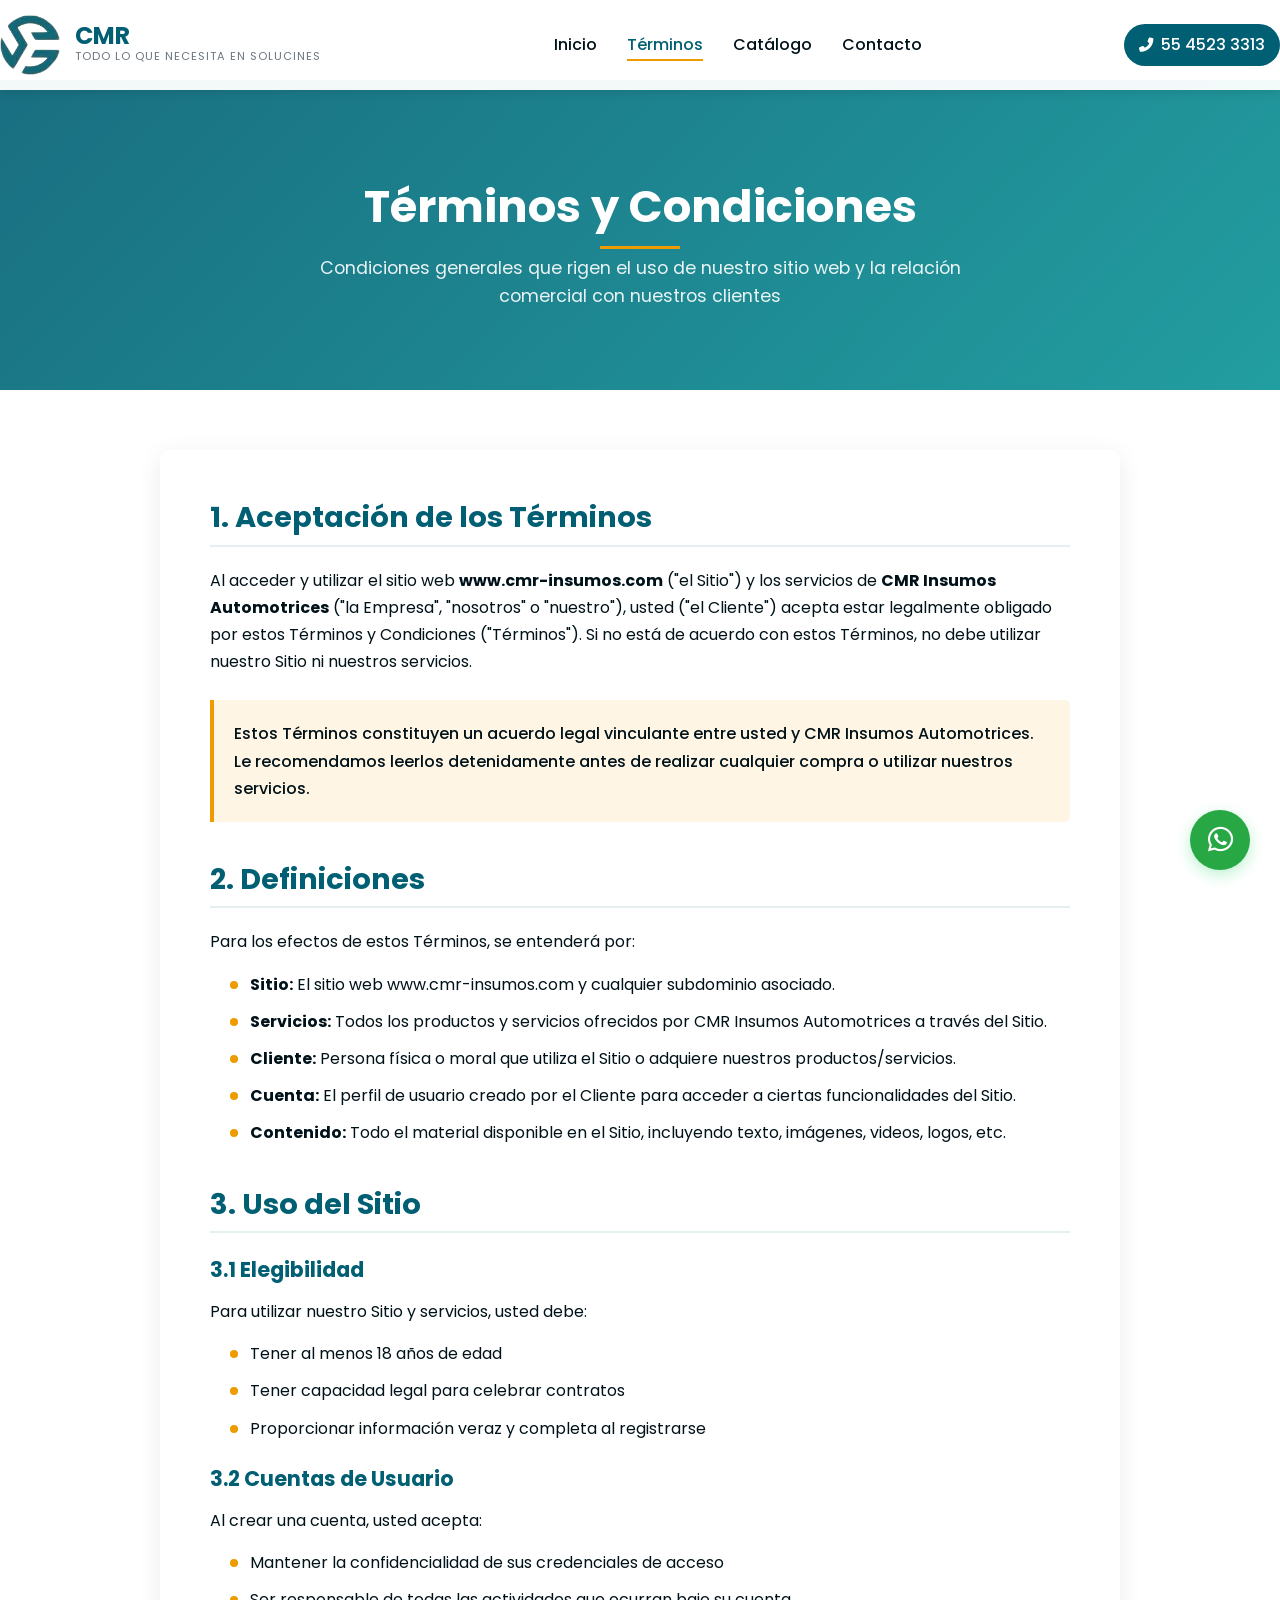
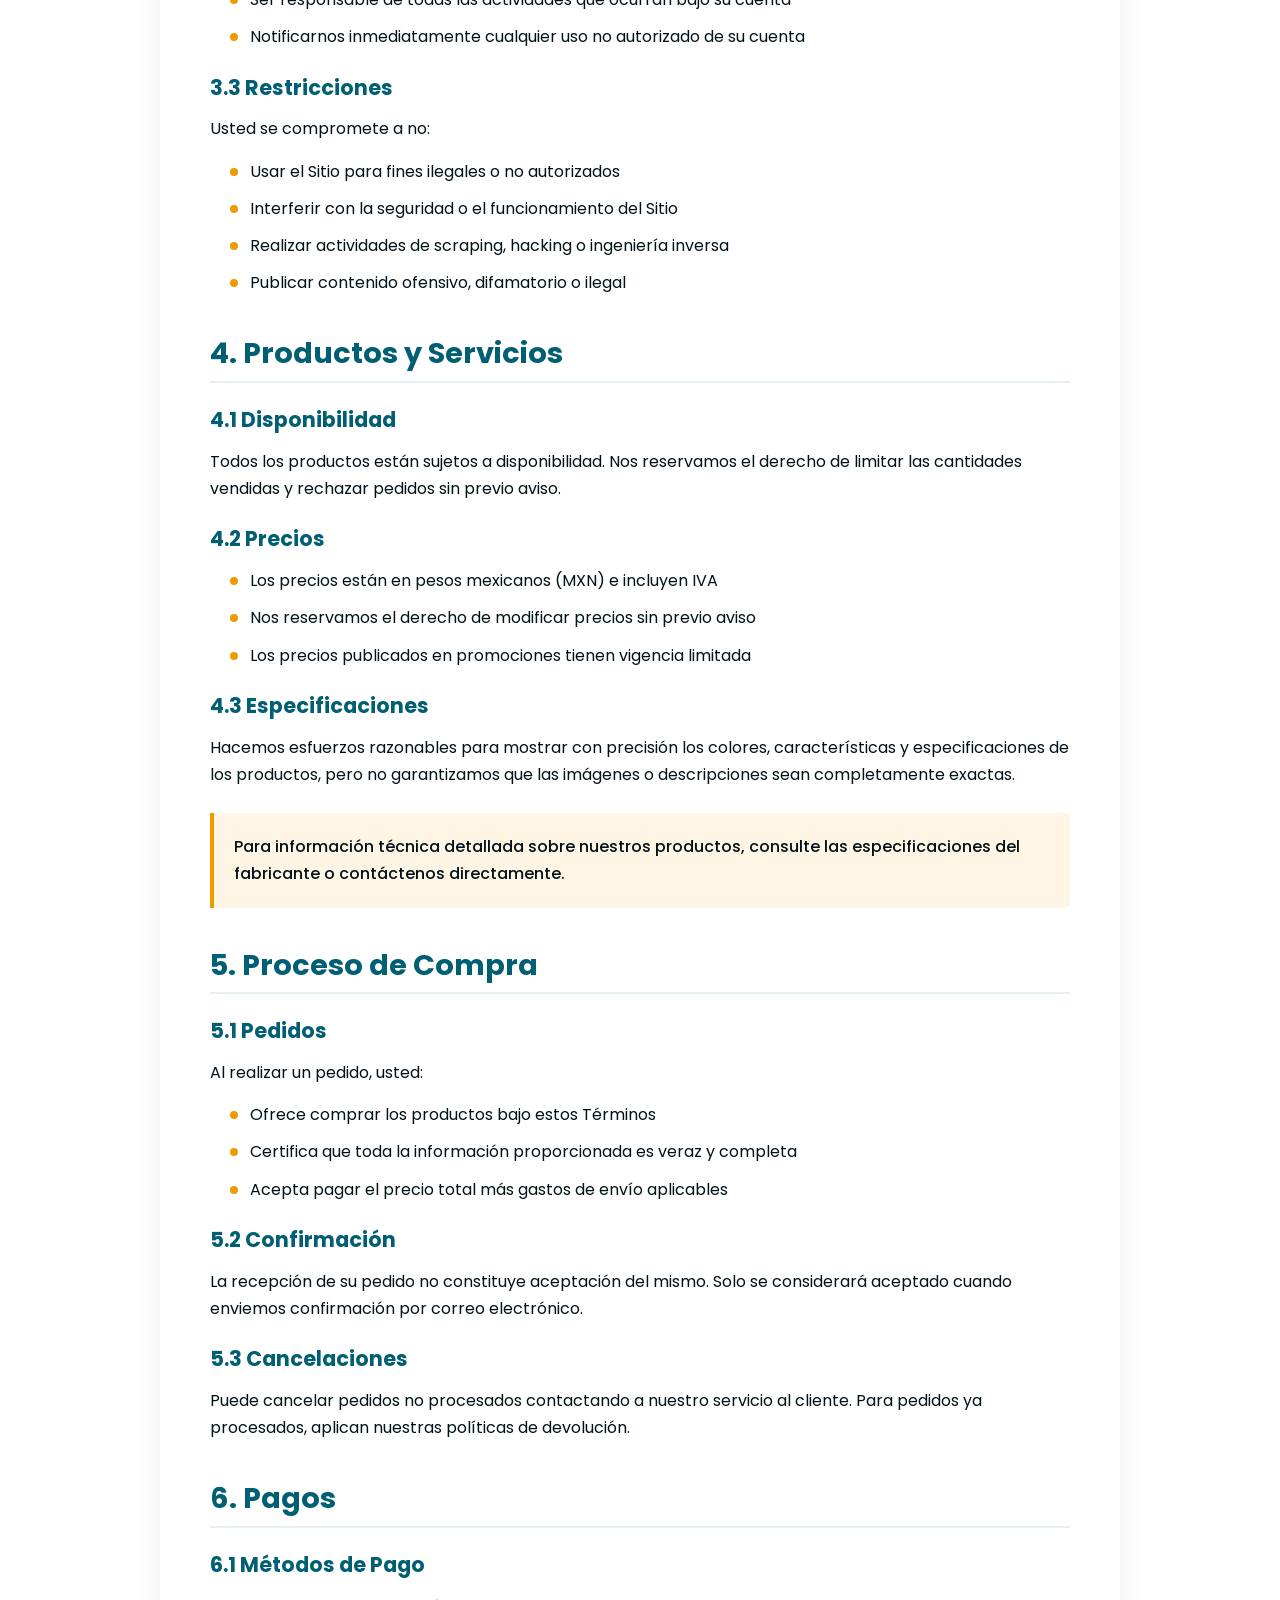
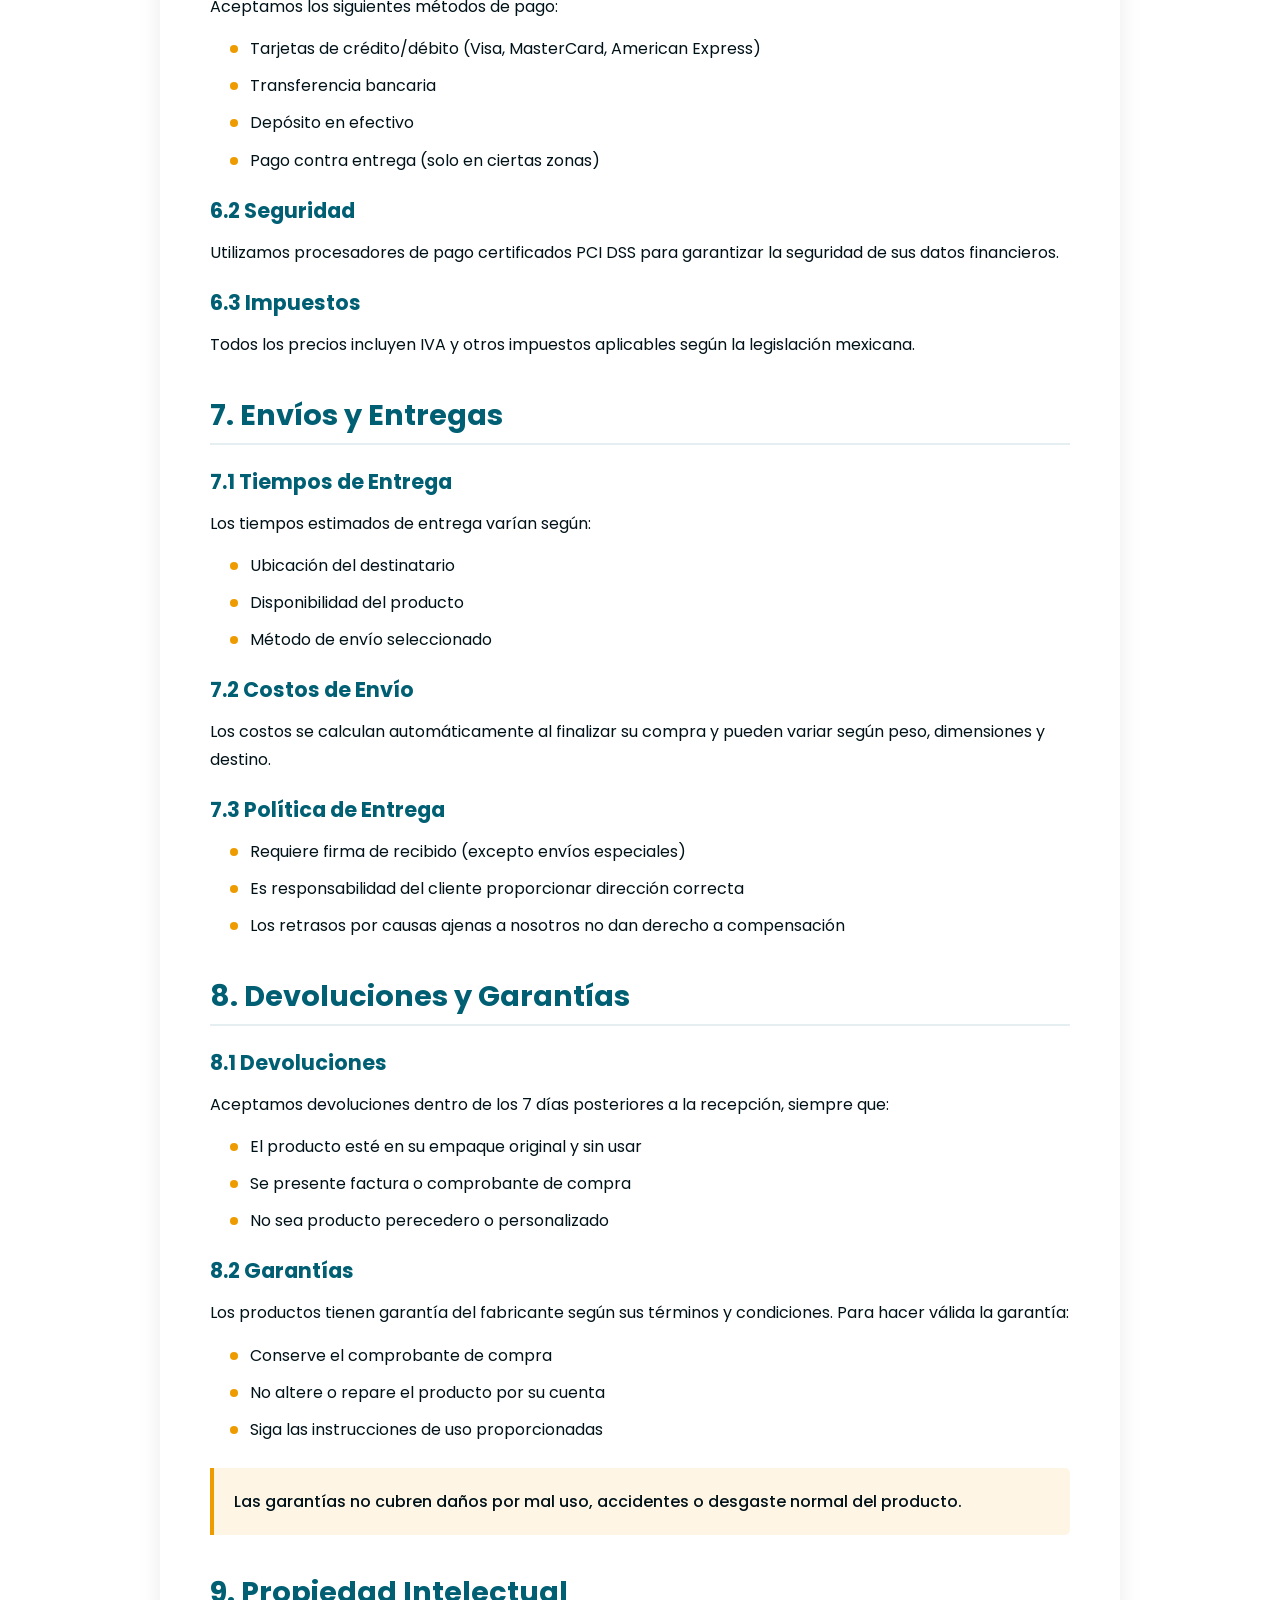
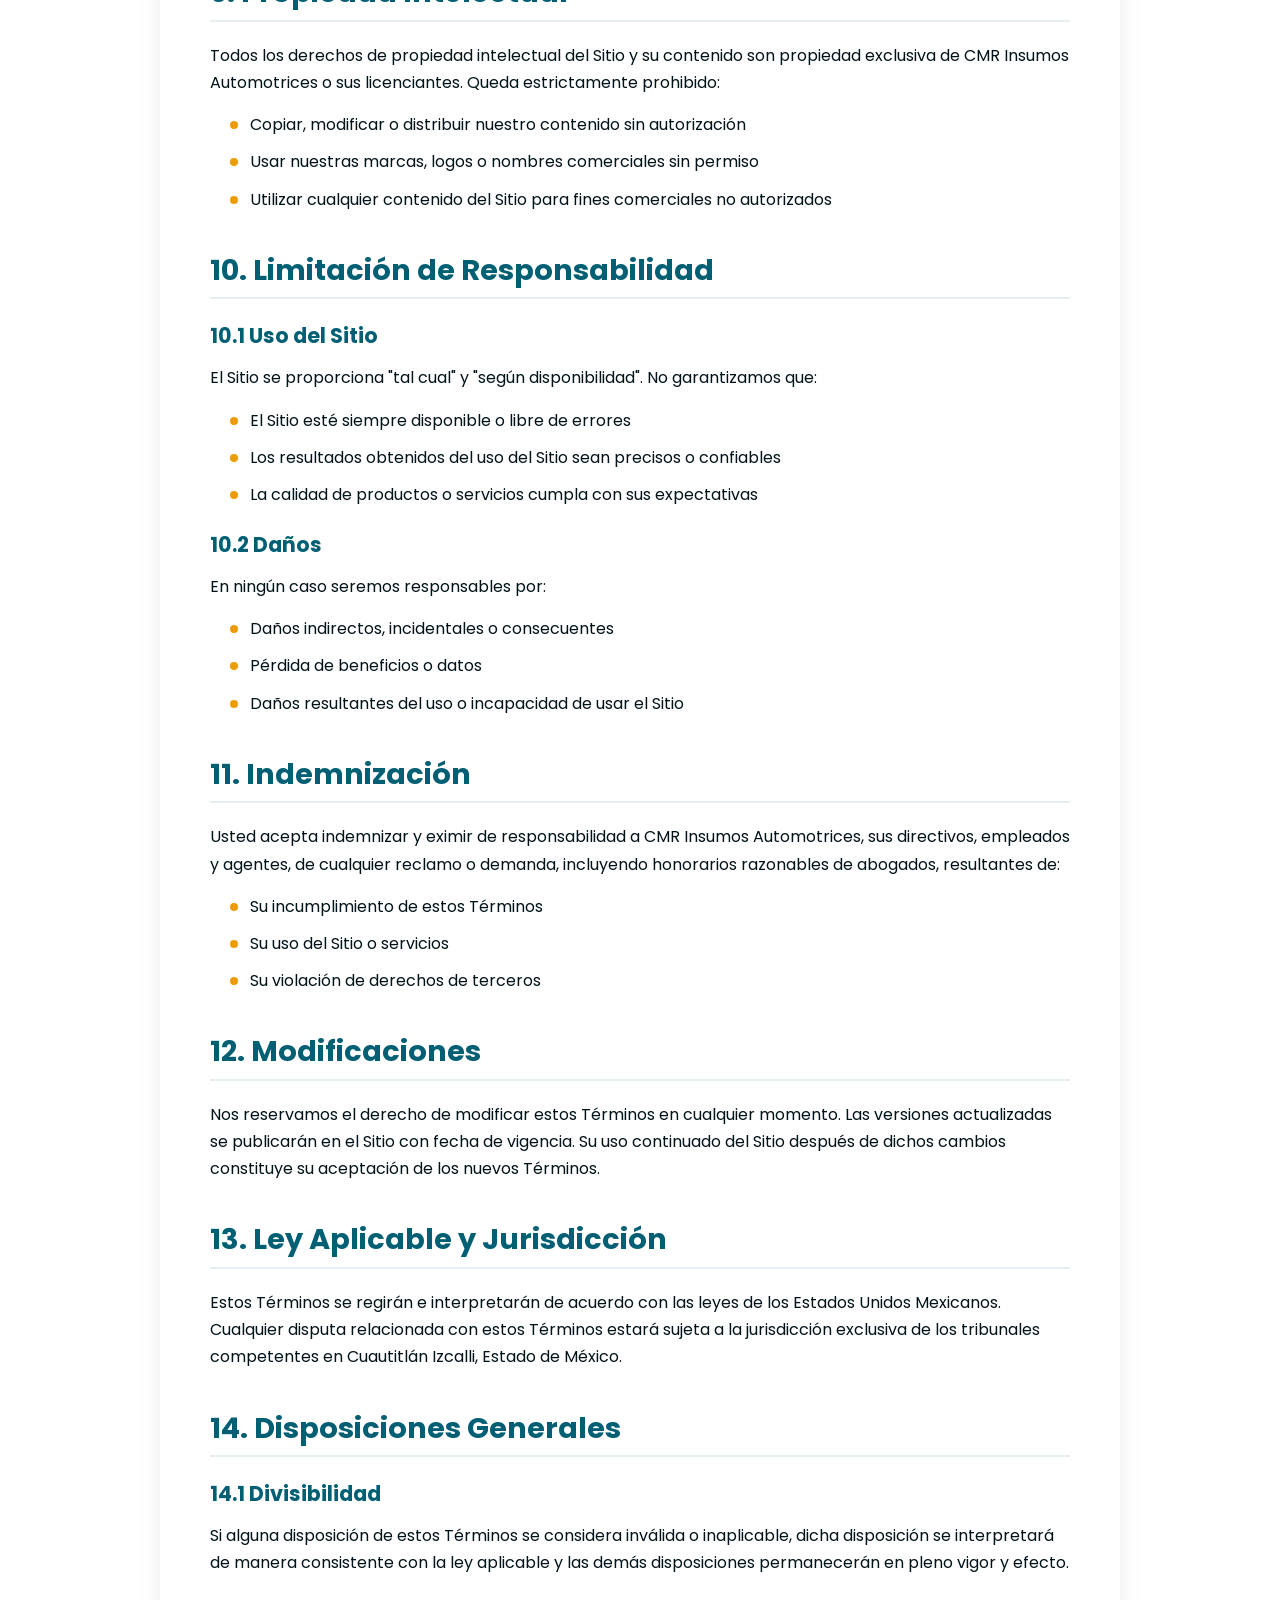
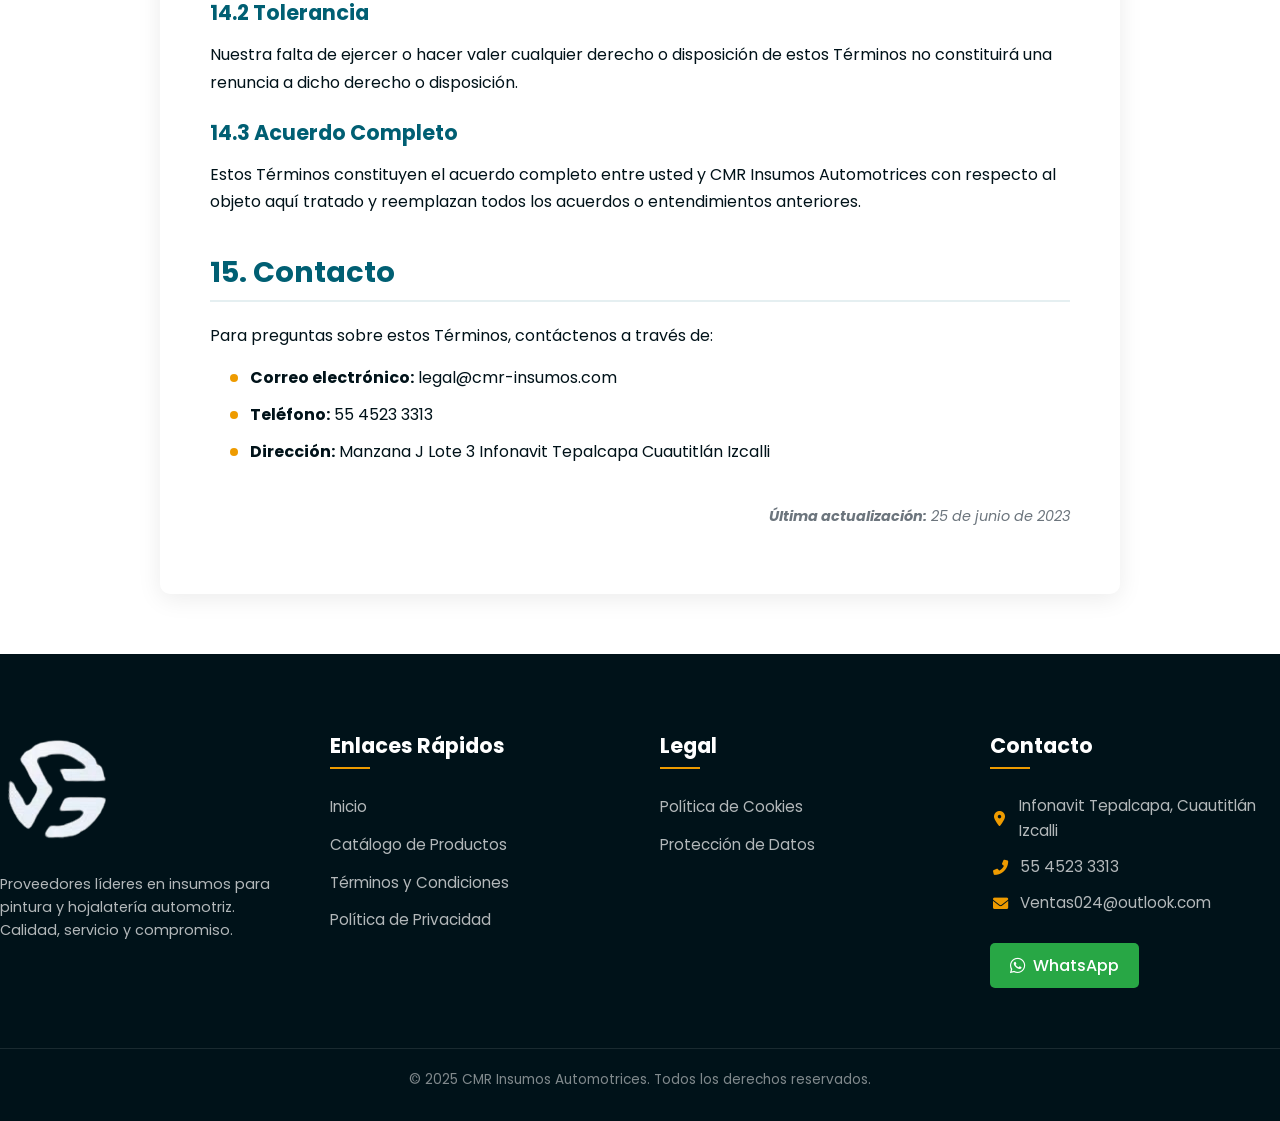
<file: terminos-condiciones.html>
<!DOCTYPE html>
<html lang="es">
<head>
    <meta charset="UTF-8">
    <meta name="viewport" content="width=device-width, initial-scale=1.0">
    <title>Términos y Condiciones | CMR Insumos Automotrices</title>
    <meta name="description" content="Términos y Condiciones de uso para los servicios de CMR Insumos Automotrices. Conoce las reglas que rigen nuestra relación comercial.">
    <link rel="stylesheet" href="styles/main.css">
    <link href="https://unpkg.com/aos@2.3.1/dist/aos.css" rel="stylesheet">
    <link href="https://fonts.googleapis.com/css2?family=Poppins:wght@300;400;500;600;700&display=swap" rel="stylesheet">
    <link rel="stylesheet" href="https://cdnjs.cloudflare.com/ajax/libs/font-awesome/6.0.0/css/all.min.css">
    <style>
        /* Estilos específicos para términos y condiciones */
        .terms-hero {
            background: linear-gradient(135deg, rgba(0,95,115,0.9) 0%, rgba(10,147,150,0.9) 100%);
            color: white;
            padding: 100px 0 80px;
            text-align: center;
            margin-top: 80px;
        }
        
        .terms-hero h1 {
            font-size: 2.8rem;
            margin-bottom: 20px;
            position: relative;
            display: inline-block;
        }
        
        .terms-hero h1:after {
            content: '';
            position: absolute;
            bottom: -15px;
            left: 50%;
            transform: translateX(-50%);
            width: 80px;
            height: 3px;
            background-color: var(--accent-color);
        }
        
        .terms-hero p {
            max-width: 700px;
            margin: 0 auto;
            font-size: 1.1rem;
            opacity: 0.9;
        }
        
        .terms-container {
            max-width: 1000px;
            margin: 60px auto;
            padding: 0 20px;
        }
        
        .terms-content {
            background: white;
            border-radius: 10px;
            box-shadow: 0 5px 25px rgba(0,0,0,0.08);
            padding: 50px;
        }
        
        .terms-section {
            margin-bottom: 40px;
        }
        
        .terms-section h2 {
            color: var(--primary-color);
            font-size: 1.8rem;
            margin-bottom: 20px;
            padding-bottom: 10px;
            border-bottom: 2px solid rgba(0,95,115,0.1);
        }
        
        .terms-section h3 {
            color: var(--primary-color);
            font-size: 1.3rem;
            margin: 25px 0 15px;
        }
        
        .terms-section p, 
        .terms-section ul {
            margin-bottom: 15px;
            line-height: 1.7;
            color: var(--dark-color);
        }
        
        .terms-section ul {
            padding-left: 20px;
        }
        
        .terms-section li {
            margin-bottom: 10px;
            position: relative;
            padding-left: 20px;
        }
        
        .terms-section li:before {
            content: '';
            position: absolute;
            left: 0;
            top: 10px;
            width: 8px;
            height: 8px;
            background-color: var(--accent-color);
            border-radius: 50%;
        }
        
        .notice-box {
            background-color: rgba(238,155,0,0.1);
            border-left: 4px solid var(--accent-color);
            padding: 20px;
            border-radius: 0 5px 5px 0;
            margin: 25px 0;
        }
        
        .notice-box p {
            margin-bottom: 0;
            font-weight: 500;
        }
        
        .update-date {
            text-align: right;
            font-style: italic;
            color: var(--gray-color);
            margin-top: 40px;
            font-size: 0.9rem;
        }
        
        @media (max-width: 768px) {
            .terms-hero {
                padding: 80px 20px 60px;
                margin-top: 70px;
            }
            
            .terms-hero h1 {
                font-size: 2.2rem;
            }
            
            .terms-content {
                padding: 30px;
            }
            
            .terms-section h2 {
                font-size: 1.5rem;
            }
            
            .terms-section h3 {
                font-size: 1.2rem;
            }
        }
    </style>
</head>
<body>
    <!-- Header profesional -->
    <header class="professional-header">
        <div class="header-container">
            <div class="logo-container">
                <img src="assets/logos/logope.png" alt="CMR Insumos Automotrices" class="main-logo">
                <div class="logo-text">
                    <span class="logo-name">CMR</span>
                    <span class="logo-tagline">todo lo que necesita en solucines</span>
                </div>
            </div>
            <nav class="main-nav">
                <ul>
                    <li><a href="index.html">Inicio</a></li>
                    <li><a href="terminos-condiciones.html" class="active">Términos</a></li>
                    <li><a href="catalogo.html">Catálogo</a></li>
                    <li><a href="contacto.html">Contacto</a></li>
                </ul>
            </nav>
            <div class="header-cta">
                <a href="tel:+55 4523 3313" class="phone-link">
                    <i class="fas fa-phone-alt"></i> 55 4523 3313
                </a>
            </div>
        </div>
    </header>

    <!-- Hero de Términos y Condiciones -->
    <section class="terms-hero" data-aos="fade-down">
        <h1>Términos y Condiciones</h1>
        <p>Condiciones generales que rigen el uso de nuestro sitio web y la relación comercial con nuestros clientes</p>
    </section>

    <!-- Contenido de Términos -->
    <div class="terms-container">
        <div class="terms-content" data-aos="fade-up">
            <div class="terms-section">
                <h2>1. Aceptación de los Términos</h2>
                <p>Al acceder y utilizar el sitio web <strong>www.cmr-insumos.com</strong> ("el Sitio") y los servicios de <strong>CMR Insumos Automotrices</strong> ("la Empresa", "nosotros" o "nuestro"), usted ("el Cliente") acepta estar legalmente obligado por estos Términos y Condiciones ("Términos"). Si no está de acuerdo con estos Términos, no debe utilizar nuestro Sitio ni nuestros servicios.</p>
                
                <div class="notice-box">
                    <p>Estos Términos constituyen un acuerdo legal vinculante entre usted y CMR Insumos Automotrices. Le recomendamos leerlos detenidamente antes de realizar cualquier compra o utilizar nuestros servicios.</p>
                </div>
            </div>

            <div class="terms-section">
                <h2>2. Definiciones</h2>
                <p>Para los efectos de estos Términos, se entenderá por:</p>
                
                <ul>
                    <li><strong>Sitio:</strong> El sitio web www.cmr-insumos.com y cualquier subdominio asociado.</li>
                    <li><strong>Servicios:</strong> Todos los productos y servicios ofrecidos por CMR Insumos Automotrices a través del Sitio.</li>
                    <li><strong>Cliente:</strong> Persona física o moral que utiliza el Sitio o adquiere nuestros productos/servicios.</li>
                    <li><strong>Cuenta:</strong> El perfil de usuario creado por el Cliente para acceder a ciertas funcionalidades del Sitio.</li>
                    <li><strong>Contenido:</strong> Todo el material disponible en el Sitio, incluyendo texto, imágenes, videos, logos, etc.</li>
                </ul>
            </div>

            <div class="terms-section">
                <h2>3. Uso del Sitio</h2>
                
                <h3>3.1 Elegibilidad</h3>
                <p>Para utilizar nuestro Sitio y servicios, usted debe:</p>
                <ul>
                    <li>Tener al menos 18 años de edad</li>
                    <li>Tener capacidad legal para celebrar contratos</li>
                    <li>Proporcionar información veraz y completa al registrarse</li>
                </ul>
                
                <h3>3.2 Cuentas de Usuario</h3>
                <p>Al crear una cuenta, usted acepta:</p>
                <ul>
                    <li>Mantener la confidencialidad de sus credenciales de acceso</li>
                    <li>Ser responsable de todas las actividades que ocurran bajo su cuenta</li>
                    <li>Notificarnos inmediatamente cualquier uso no autorizado de su cuenta</li>
                </ul>
                
                <h3>3.3 Restricciones</h3>
                <p>Usted se compromete a no:</p>
                <ul>
                    <li>Usar el Sitio para fines ilegales o no autorizados</li>
                    <li>Interferir con la seguridad o el funcionamiento del Sitio</li>
                    <li>Realizar actividades de scraping, hacking o ingeniería inversa</li>
                    <li>Publicar contenido ofensivo, difamatorio o ilegal</li>
                </ul>
            </div>

            <div class="terms-section">
                <h2>4. Productos y Servicios</h2>
                
                <h3>4.1 Disponibilidad</h3>
                <p>Todos los productos están sujetos a disponibilidad. Nos reservamos el derecho de limitar las cantidades vendidas y rechazar pedidos sin previo aviso.</p>
                
                <h3>4.2 Precios</h3>
                <ul>
                    <li>Los precios están en pesos mexicanos (MXN) e incluyen IVA</li>
                    <li>Nos reservamos el derecho de modificar precios sin previo aviso</li>
                    <li>Los precios publicados en promociones tienen vigencia limitada</li>
                </ul>
                
                <h3>4.3 Especificaciones</h3>
                <p>Hacemos esfuerzos razonables para mostrar con precisión los colores, características y especificaciones de los productos, pero no garantizamos que las imágenes o descripciones sean completamente exactas.</p>
                
                <div class="notice-box">
                    <p>Para información técnica detallada sobre nuestros productos, consulte las especificaciones del fabricante o contáctenos directamente.</p>
                </div>
            </div>

            <div class="terms-section">
                <h2>5. Proceso de Compra</h2>
                
                <h3>5.1 Pedidos</h3>
                <p>Al realizar un pedido, usted:</p>
                <ul>
                    <li>Ofrece comprar los productos bajo estos Términos</li>
                    <li>Certifica que toda la información proporcionada es veraz y completa</li>
                    <li>Acepta pagar el precio total más gastos de envío aplicables</li>
                </ul>
                
                <h3>5.2 Confirmación</h3>
                <p>La recepción de su pedido no constituye aceptación del mismo. Solo se considerará aceptado cuando enviemos confirmación por correo electrónico.</p>
                
                <h3>5.3 Cancelaciones</h3>
                <p>Puede cancelar pedidos no procesados contactando a nuestro servicio al cliente. Para pedidos ya procesados, aplican nuestras políticas de devolución.</p>
            </div>

            <div class="terms-section">
                <h2>6. Pagos</h2>
                
                <h3>6.1 Métodos de Pago</h3>
                <p>Aceptamos los siguientes métodos de pago:</p>
                <ul>
                    <li>Tarjetas de crédito/débito (Visa, MasterCard, American Express)</li>
                    <li>Transferencia bancaria</li>
                    <li>Depósito en efectivo</li>
                    <li>Pago contra entrega (solo en ciertas zonas)</li>
                </ul>
                
                <h3>6.2 Seguridad</h3>
                <p>Utilizamos procesadores de pago certificados PCI DSS para garantizar la seguridad de sus datos financieros.</p>
                
                <h3>6.3 Impuestos</h3>
                <p>Todos los precios incluyen IVA y otros impuestos aplicables según la legislación mexicana.</p>
            </div>

            <div class="terms-section">
                <h2>7. Envíos y Entregas</h2>
                
                <h3>7.1 Tiempos de Entrega</h3>
                <p>Los tiempos estimados de entrega varían según:</p>
                <ul>
                    <li>Ubicación del destinatario</li>
                    <li>Disponibilidad del producto</li>
                    <li>Método de envío seleccionado</li>
                </ul>
                
                <h3>7.2 Costos de Envío</h3>
                <p>Los costos se calculan automáticamente al finalizar su compra y pueden variar según peso, dimensiones y destino.</p>
                
                <h3>7.3 Política de Entrega</h3>
                <ul>
                    <li>Requiere firma de recibido (excepto envíos especiales)</li>
                    <li>Es responsabilidad del cliente proporcionar dirección correcta</li>
                    <li>Los retrasos por causas ajenas a nosotros no dan derecho a compensación</li>
                </ul>
            </div>

            <div class="terms-section">
                <h2>8. Devoluciones y Garantías</h2>
                
                <h3>8.1 Devoluciones</h3>
                <p>Aceptamos devoluciones dentro de los 7 días posteriores a la recepción, siempre que:</p>
                <ul>
                    <li>El producto esté en su empaque original y sin usar</li>
                    <li>Se presente factura o comprobante de compra</li>
                    <li>No sea producto perecedero o personalizado</li>
                </ul>
                
                <h3>8.2 Garantías</h3>
                <p>Los productos tienen garantía del fabricante según sus términos y condiciones. Para hacer válida la garantía:</p>
                <ul>
                    <li>Conserve el comprobante de compra</li>
                    <li>No altere o repare el producto por su cuenta</li>
                    <li>Siga las instrucciones de uso proporcionadas</li>
                </ul>
                
                <div class="notice-box">
                    <p>Las garantías no cubren daños por mal uso, accidentes o desgaste normal del producto.</p>
                </div>
            </div>

            <div class="terms-section">
                <h2>9. Propiedad Intelectual</h2>
                <p>Todos los derechos de propiedad intelectual del Sitio y su contenido son propiedad exclusiva de CMR Insumos Automotrices o sus licenciantes. Queda estrictamente prohibido:</p>
                
                <ul>
                    <li>Copiar, modificar o distribuir nuestro contenido sin autorización</li>
                    <li>Usar nuestras marcas, logos o nombres comerciales sin permiso</li>
                    <li>Utilizar cualquier contenido del Sitio para fines comerciales no autorizados</li>
                </ul>
            </div>

            <div class="terms-section">
                <h2>10. Limitación de Responsabilidad</h2>
                
                <h3>10.1 Uso del Sitio</h3>
                <p>El Sitio se proporciona "tal cual" y "según disponibilidad". No garantizamos que:</p>
                <ul>
                    <li>El Sitio esté siempre disponible o libre de errores</li>
                    <li>Los resultados obtenidos del uso del Sitio sean precisos o confiables</li>
                    <li>La calidad de productos o servicios cumpla con sus expectativas</li>
                </ul>
                
                <h3>10.2 Daños</h3>
                <p>En ningún caso seremos responsables por:</p>
                <ul>
                    <li>Daños indirectos, incidentales o consecuentes</li>
                    <li>Pérdida de beneficios o datos</li>
                    <li>Daños resultantes del uso o incapacidad de usar el Sitio</li>
                </ul>
            </div>

            <div class="terms-section">
                <h2>11. Indemnización</h2>
                <p>Usted acepta indemnizar y eximir de responsabilidad a CMR Insumos Automotrices, sus directivos, empleados y agentes, de cualquier reclamo o demanda, incluyendo honorarios razonables de abogados, resultantes de:</p>
                
                <ul>
                    <li>Su incumplimiento de estos Términos</li>
                    <li>Su uso del Sitio o servicios</li>
                    <li>Su violación de derechos de terceros</li>
                </ul>
            </div>

            <div class="terms-section">
                <h2>12. Modificaciones</h2>
                <p>Nos reservamos el derecho de modificar estos Términos en cualquier momento. Las versiones actualizadas se publicarán en el Sitio con fecha de vigencia. Su uso continuado del Sitio después de dichos cambios constituye su aceptación de los nuevos Términos.</p>
            </div>

            <div class="terms-section">
                <h2>13. Ley Aplicable y Jurisdicción</h2>
                <p>Estos Términos se regirán e interpretarán de acuerdo con las leyes de los Estados Unidos Mexicanos. Cualquier disputa relacionada con estos Términos estará sujeta a la jurisdicción exclusiva de los tribunales competentes en Cuautitlán Izcalli, Estado de México.</p>
            </div>

            <div class="terms-section">
                <h2>14. Disposiciones Generales</h2>
                
                <h3>14.1 Divisibilidad</h3>
                <p>Si alguna disposición de estos Términos se considera inválida o inaplicable, dicha disposición se interpretará de manera consistente con la ley aplicable y las demás disposiciones permanecerán en pleno vigor y efecto.</p>
                
                <h3>14.2 Tolerancia</h3>
                <p>Nuestra falta de ejercer o hacer valer cualquier derecho o disposición de estos Términos no constituirá una renuncia a dicho derecho o disposición.</p>
                
                <h3>14.3 Acuerdo Completo</h3>
                <p>Estos Términos constituyen el acuerdo completo entre usted y CMR Insumos Automotrices con respecto al objeto aquí tratado y reemplazan todos los acuerdos o entendimientos anteriores.</p>
            </div>

            <div class="terms-section">
                <h2>15. Contacto</h2>
                <p>Para preguntas sobre estos Términos, contáctenos a través de:</p>
                
                <ul>
                    <li><strong>Correo electrónico:</strong> legal@cmr-insumos.com</li>
                    <li><strong>Teléfono:</strong> 55 4523 3313</li>
                    <li><strong>Dirección:</strong> Manzana J Lote 3 Infonavit Tepalcapa Cuautitlán Izcalli</li>
                </ul>
            </div>

            <div class="update-date">
                <p><strong>Última actualización:</strong> 25 de junio de 2023</p>
            </div>
        </div>
    </div>

    <!-- Footer Profesional -->
    <footer class="professional-footer">
        <div class="footer-container">
            <div class="footer-column">
                <div class="footer-logo">
                    <img src="assets/logos/log.png" alt="CMR Insumos Automotrices">
                </div>
                <p>Proveedores líderes en insumos para pintura y hojalatería automotriz. Calidad, servicio y compromiso.</p>

            </div>
            
            <div class="footer-column">
                <h3>Enlaces Rápidos</h3>
                <ul>
                    <li><a href="index.html">Inicio</a></li>
                    <li><a href="catalogo.html">Catálogo de Productos</a></li>
                    <li><a href="terminos-condiciones.html">Términos y Condiciones</a></li>
                    <li><a href="politica-de-privacidad.html">Política de Privacidad</a></li>
                </ul>
            </div>
            
            <div class="footer-column">
                <h3>Legal</h3>
                <ul>
                    <li><a href="politica-cookies.html">Política de Cookies</a></li>
                    <li><a href="proteccion-datos.html">Protección de Datos</a></li>
                </ul>
            </div>
            
            <div class="footer-column">
                <h3>Contacto</h3>
                <ul class="contact-info">
                    <li><i class="fas fa-map-marker-alt"></i> Infonavit Tepalcapa, Cuautitlán Izcalli</li>
                    <li><i class="fas fa-phone-alt"></i> 55 4523 3313</li>
                    <li><i class="fas fa-envelope"></i> Ventas024@outlook.com</li>
                </ul>
                <div class="footer-cta">
                    <a href="https://wa.me/5545233313" class="whatsapp-button">
                        <i class="fab fa-whatsapp"></i> WhatsApp
                    </a>
                </div>
            </div>
        </div>
        
        <div class="footer-bottom">
            <div class="copyright">
                &copy; 2025 CMR Insumos Automotrices. Todos los derechos reservados.
            </div>
        </div>
    </footer>

    <!-- Botón de WhatsApp -->
    <div class="whatsapp-float">
        <a href="https://wa.me/5545233313" target="_blank" aria-label="Contactar por WhatsApp">
            <i class="fab fa-whatsapp"></i>
        </a>
    </div>

    <!-- Botón para subir -->
    <div class="back-to-top" onclick="window.scrollTo({top: 0, behavior: 'smooth'})">
        <i class="fas fa-arrow-up"></i>
    </div>

    <!-- Scripts -->
    <script src="https://unpkg.com/aos@2.3.1/dist/aos.js"></script>
    <script>
        // Inicializar AOS
        AOS.init({
            duration: 800,
            once: true,
            easing: 'ease-in-out'
        });

        // Mostrar/ocultar botón de subir
        window.addEventListener('scroll', function() {
            const backToTop = document.querySelector('.back-to-top');
            if (window.scrollY > 300) {
                backToTop.classList.add('visible');
            } else {
                backToTop.classList.remove('visible');
            }
            
            // Efecto de header al hacer scroll
            const header = document.querySelector('.professional-header');
            if (window.scrollY > 50) {
                header.classList.add('scrolled');
            } else {
                header.classList.remove('scrolled');
            }
        });
    </script>
</body>
</html>
</file>
<file: styles/main.css>
/* Estilos Base */
:root {
    --primary-color: #005f73;
    --secondary-color: #0a9396;
    --accent-color: #ee9b00;
    --dark-color: #001219;
    --light-color: #f8f9fa;
    --gray-color: #6c757d;
    --light-gray: #e9ecef;
    --success-color: #28a745;
    --danger-color: #dc3545;
    --warning-color: #ffc107;
    --info-color: #17a2b8;
}

* {
    margin: 0;
    padding: 0;
    box-sizing: border-box;
}

body {
    font-family: 'Poppins', sans-serif;
    color: var(--dark-color);
    line-height: 1.6;
    background-color: #ffffff;
    overflow-x: hidden;
}

h1, h2, h3, h4, h5, h6 {
    font-weight: 700;
    line-height: 1.2;
    margin-bottom: 1rem;
}

p {
    margin-bottom: 1rem;
}

a {
    text-decoration: none;
    color: var(--primary-color);
    transition: all 0.3s ease;
}

a:hover {
    color: var(--accent-color);
}

img {
    max-width: 100%;
    height: auto;
}

ul {
    list-style: none;
}

.container {
    width: 100%;
    max-width: 1200px;
    margin: 0 auto;
    padding: 0 15px;
}

/* Header Profesional */
.professional-header {
    position: fixed;
    top: 0;
    left: 0;
    width: 100%;
    z-index: 1000;
    background-color: rgba(255, 255, 255, 0.95);
    box-shadow: 0 2px 10px rgba(0, 0, 0, 0.1);
    transition: all 0.3s ease;
}

.professional-header.scrolled {
    background-color: rgba(255, 255, 255, 0.98);
    box-shadow: 0 4px 15px rgba(0, 0, 0, 0.15);
}

.header-container {
    display: flex;
    justify-content: space-between;
    align-items: center;
    padding: 15px 0;
}

.logo-container {
    display: flex;
    align-items: center;
}

.main-logo {
    height: 60px;
    margin-right: 15px;
}

.logo-text {
    display: flex;
    flex-direction: column;
}

.logo-name {
    font-size: 1.5rem;
    font-weight: 700;
    color: var(--primary-color);
    line-height: 1;
}

.logo-tagline {
    font-size: 0.7rem;
    color: var(--gray-color);
    letter-spacing: 1px;
    text-transform: uppercase;
}

.main-nav ul {
    display: flex;
}

.main-nav li {
    margin-left: 30px;
}

.main-nav a {
    font-weight: 500;
    color: var(--dark-color);
    position: relative;
    padding: 5px 0;
}

.main-nav a.active,
.main-nav a:hover {
    color: var(--primary-color);
}

.main-nav a:after {
    content: '';
    position: absolute;
    bottom: 0;
    left: 0;
    width: 0;
    height: 2px;
    background-color: var(--accent-color);
    transition: width 0.3s ease;
}

.main-nav a:hover:after,
.main-nav a.active:after {
    width: 100%;
}

.header-cta .phone-link {
    display: flex;
    align-items: center;
    background-color: var(--primary-color);
    color: white;
    padding: 8px 15px;
    border-radius: 30px;
    font-weight: 500;
    transition: all 0.3s ease;
}

.header-cta .phone-link i {
    margin-right: 8px;
    font-size: 0.9rem;
}

.header-cta .phone-link:hover {
    background-color: var(--accent-color);
    color: var(--dark-color);
    transform: translateY(-2px);
}

/* Hero Section */
.professional-hero {
    position: relative;
    height: 90vh;
    min-height: 600px;
    display: flex;
    align-items: center;
    margin-top: 80px;
    background: linear-gradient(135deg, rgba(0,95,115,0.9) 0%, rgba(10,147,150,0.9) 100%);
    overflow: hidden;
}

.hero-overlay {
    position: absolute;
    top: 0;
    left: 0;
    width: 100%;
    height: 100%;
    background: url('assets/images/hero-bg-pattern.png') center/cover no-repeat;
    opacity: 0.1;
}

.hero-content {
    display: flex;
    align-items: center;
    justify-content: space-between;
    position: relative;
    z-index: 2;
    color: white;
}

.hero-text {
    flex: 1;
    max-width: 600px;
    padding-right: 30px;
}

.hero-text h1 {
    font-size: 3rem;
    margin-bottom: 1.5rem;
    color: white;
}

.hero-text h1 span {
    color: var(--accent-color);
    font-weight: 800;
}

.hero-subtitle {
    font-size: 1.2rem;
    margin-bottom: 2rem;
    opacity: 0.9;
}

.hero-actions {
    display: flex;
    gap: 15px;
    margin-top: 2rem;
}

.primary-button {
    display: inline-flex;
    align-items: center;
    justify-content: center;
    background-color: var(--accent-color);
    color: var(--dark-color);
    padding: 12px 25px;
    border-radius: 30px;
    font-weight: 600;
    transition: all 0.3s ease;
    border: none;
    cursor: pointer;
}

.primary-button i {
    margin-left: 8px;
    font-size: 0.9rem;
}

.primary-button:hover {
    background-color: #ffb700;
    transform: translateY(-3px);
    box-shadow: 0 5px 15px rgba(238, 155, 0, 0.3);
    color: var(--dark-color);
}

.primary-button.large-button {
    padding: 15px 30px;
    font-size: 1.1rem;
}

.secondary-button {
    display: inline-flex;
    align-items: center;
    justify-content: center;
    background-color: transparent;
    color: white;
    padding: 12px 25px;
    border-radius: 30px;
    font-weight: 600;
    transition: all 0.3s ease;
    border: 2px solid rgba(255, 255, 255, 0.3);
}

.secondary-button i {
    margin-left: 8px;
    font-size: 0.9rem;
}

.secondary-button:hover {
    background-color: rgba(255, 255, 255, 0.1);
    border-color: white;
    transform: translateY(-3px);
    color: white;
}

.hero-image {
    flex: 1;
    max-width: 600px;
    animation: float 6s ease-in-out infinite;
}

.hero-image img {
    width: 100%;
    height: auto;
    filter: drop-shadow(0 10px 20px rgba(0, 0, 0, 0.2));
}

@keyframes float {
    0% { transform: translateY(0px); }
    50% { transform: translateY(-20px); }
    100% { transform: translateY(0px); }
}

/* Sección de Especialización */
.specialization-section {
    padding: 100px 0;
    background-color: var(--light-color);
}

.section-header {
    text-align: center;
    margin-bottom: 60px;
}

.section-header h2 {
    font-size: 2.5rem;
    color: var(--primary-color);
    position: relative;
    display: inline-block;
    padding-bottom: 15px;
}

.section-header h2:after {
    content: '';
    position: absolute;
    bottom: 0;
    left: 50%;
    transform: translateX(-50%);
    width: 80px;
    height: 3px;
    background-color: var(--accent-color);
}

.section-header p {
    font-size: 1.1rem;
    color: var(--gray-color);
    max-width: 700px;
    margin: 0 auto;
}

.specialization-grid {
    display: grid;
    grid-template-columns: repeat(auto-fit, minmax(250px, 1fr));
    gap: 30px;
}

.specialty-card {
    background-color: white;
    border-radius: 10px;
    padding: 30px;
    text-align: center;
    transition: all 0.3s ease;
    box-shadow: 0 5px 15px rgba(0, 0, 0, 0.05);
}

.specialty-card:hover {
    transform: translateY(-10px);
    box-shadow: 0 15px 30px rgba(0, 0, 0, 0.1);
}

.specialty-icon {
    width: 80px;
    height: 80px;
    margin: 0 auto 20px;
    background-color: rgba(0, 95, 115, 0.1);
    border-radius: 50%;
    display: flex;
    align-items: center;
    justify-content: center;
    color: var(--primary-color);
    font-size: 2rem;
    transition: all 0.3s ease;
}

.specialty-card:hover .specialty-icon {
    background-color: var(--primary-color);
    color: white;
}

.specialty-card h3 {
    font-size: 1.3rem;
    margin-bottom: 15px;
    color: var(--dark-color);
}

.specialty-card p {
    color: var(--gray-color);
    font-size: 0.95rem;
}

/* Sección de Ventajas */
.advantages-section {
    padding: 100px 0;
    background-color: white;
}

.advantages-container {
    display: flex;
    align-items: center;
    gap: 50px;
}

.advantages-image {
    flex: 1;
    border-radius: 10px;
    overflow: hidden;
    box-shadow: 0 10px 30px rgba(0, 0, 0, 0.1);
}

.advantages-image img {
    width: 100%;
    height: auto;
    display: block;
    transition: transform 0.5s ease;
}

.advantages-image:hover img {
    transform: scale(1.05);
}

.advantages-content {
    flex: 1;
}

.advantages-content h2 {
    font-size: 2.2rem;
    color: var(--primary-color);
    margin-bottom: 30px;
    position: relative;
    padding-bottom: 15px;
}

.advantages-content h2:after {
    content: '';
    position: absolute;
    bottom: 0;
    left: 0;
    width: 80px;
    height: 3px;
    background-color: var(--accent-color);
}

.advantage-list {
    display: flex;
    flex-direction: column;
    gap: 25px;
}

.advantage-item {
    display: flex;
    gap: 20px;
}

.advantage-icon {
    width: 50px;
    height: 50px;
    min-width: 50px;
    background-color: rgba(238, 155, 0, 0.1);
    border-radius: 50%;
    display: flex;
    align-items: center;
    justify-content: center;
    color: var(--accent-color);
    font-size: 1.2rem;
}

.advantage-text h3 {
    font-size: 1.2rem;
    color: var(--dark-color);
    margin-bottom: 5px;
}

.advantage-text p {
    color: var(--gray-color);
    font-size: 0.95rem;
}

/* Sección de Productos */
.featured-products {
    padding: 100px 0;
    background-color: var(--light-color);
}

.products-grid {
    display: grid;
    grid-template-columns: repeat(auto-fit, minmax(250px, 1fr));
    gap: 30px;
    margin-bottom: 50px;
}

.product-card {
    background-color: white;
    border-radius: 10px;
    overflow: hidden;
    transition: all 0.3s ease;
    box-shadow: 0 5px 15px rgba(0, 0, 0, 0.05);
    position: relative;
}

.product-card:hover {
    transform: translateY(-10px);
    box-shadow: 0 15px 30px rgba(0, 0, 0, 0.1);
}

.product-badge {
    position: absolute;
    top: 15px;
    right: 15px;
    background-color: var(--accent-color);
    color: var(--dark-color);
    padding: 5px 15px;
    border-radius: 30px;
    font-size: 0.8rem;
    font-weight: 600;
    z-index: 2;
}

.product-image {
    height: 200px;
    display: flex;
    align-items: center;
    justify-content: center;
    padding: 20px;
    background-color: #f8f9fa;
}

.product-image img {
    max-height: 100%;
    max-width: 100%;
    object-fit: contain;
    transition: transform 0.5s ease;
}

.product-card:hover .product-image img {
    transform: scale(1.1);
}

.product-card h3 {
    padding: 20px 20px 0;
    font-size: 1.2rem;
    color: var(--primary-color);
}

.product-card p {
    padding: 0 20px;
    color: var(--gray-color);
    font-size: 0.9rem;
    min-height: 60px;
}

.product-link {
    display: flex;
    align-items: center;
    padding: 15px 20px;
    color: var(--primary-color);
    font-weight: 500;
    font-size: 0.9rem;
    transition: all 0.3s ease;
}

.product-link i {
    margin-left: 8px;
    font-size: 0.8rem;
    transition: all 0.3s ease;
}

.product-link:hover {
    color: var(--accent-color);
}

.product-link:hover i {
    transform: translateX(5px);
}

.section-cta {
    text-align: center;
}

.full-width {
    width: 100%;
}

/* Sección de Marcas */
.brands-section {
    padding: 80px 0;
    background-color: white;
}

.brands-slider {
    margin: 0 auto;
    max-width: 1000px;
}

.brand-slide {
    padding: 0 20px;
    text-align: center;
}

.brand-slide img {
    max-width: 150px;
    max-height: 80px;
    width: auto;
    height: auto;
    margin: 0 auto;
    filter: grayscale(100%);
    opacity: 0.7;
    transition: all 0.3s ease;
}

.brand-slide:hover img {
    filter: grayscale(0%);
    opacity: 1;
}

.slick-dots {
    bottom: -40px;
}

.slick-dots li button:before {
    color: var(--primary-color);
}

.slick-dots li.slick-active button:before {
    color: var(--primary-color);
}

/* Sección de Testimonios */
.testimonials-section {
    padding: 100px 0;
    background-color: var(--light-color);
}

.testimonials-container {
    display: grid;
    grid-template-columns: repeat(auto-fit, minmax(300px, 1fr));
    gap: 30px;
}

.testimonial-card {
    background-color: white;
    border-radius: 10px;
    padding: 30px;
    box-shadow: 0 5px 15px rgba(0, 0, 0, 0.05);
    transition: all 0.3s ease;
}

.testimonial-card:hover {
    transform: translateY(-10px);
    box-shadow: 0 15px 30px rgba(0, 0, 0, 0.1);
}

.testimonial-rating {
    color: var(--accent-color);
    margin-bottom: 20px;
}

.testimonial-rating i {
    margin-right: 3px;
}

.testimonial-text {
    font-style: italic;
    color: var(--dark-color);
    margin-bottom: 25px;
    position: relative;
}

.testimonial-text:before {
    content: '"';
    font-size: 4rem;
    color: rgba(0, 95, 115, 0.1);
    position: absolute;
    top: -20px;
    left: -10px;
    line-height: 1;
    z-index: 0;
}

.testimonial-author {
    display: flex;
    align-items: center;
}

.testimonial-author img {
    width: 50px;
    height: 50px;
    border-radius: 50%;
    object-fit: cover;
    margin-right: 15px;
}

.author-info {
    display: flex;
    flex-direction: column;
}

.author-info strong {
    color: var(--dark-color);
    font-weight: 600;
}

.author-info span {
    color: var(--gray-color);
    font-size: 0.8rem;
}

/* Sección de Contacto */
.contact-section {
    padding: 100px 0;
    background: linear-gradient(135deg, rgba(0,95,115,0.9) 0%, rgba(10,147,150,0.9) 100%);
    color: white;
}

.contact-container {
    display: flex;
    gap: 50px;
}

.contact-info {
    flex: 1;
}

.contact-info h2 {
    font-size: 2.2rem;
    color: white;
    margin-bottom: 30px;
    position: relative;
    padding-bottom: 15px;
}

.contact-info h2:after {
    content: '';
    position: absolute;
    bottom: 0;
    left: 0;
    width: 80px;
    height: 3px;
    background-color: var(--accent-color);
}

.contact-info p {
    margin-bottom: 30px;
    opacity: 0.9;
}

.info-item {
    display: flex;
    gap: 20px;
    margin-bottom: 25px;
}

.info-icon {
    width: 50px;
    height: 50px;
    min-width: 50px;
    background-color: rgba(255, 255, 255, 0.1);
    border-radius: 50%;
    display: flex;
    align-items: center;
    justify-content: center;
    color: var(--accent-color);
    font-size: 1.2rem;
}

.info-text h3 {
    font-size: 1.2rem;
    color: white;
    margin-bottom: 5px;
}

.info-text p {
    color: rgba(255, 255, 255, 0.8);
    font-size: 0.95rem;
    margin-bottom: 0;
}

.map-link {
    display: inline-block;
    color: var(--accent-color);
    font-weight: 500;
    margin-top: 5px;
    transition: all 0.3s ease;
}

.map-link:hover {
    color: white;
    text-decoration: underline;
}

.contact-form {
    flex: 1;
    background-color: white;
    border-radius: 10px;
    padding: 40px;
    box-shadow: 0 10px 30px rgba(0, 0, 0, 0.1);
}

.contact-form h3 {
    font-size: 1.5rem;
    color: var(--primary-color);
    margin-bottom: 30px;
    text-align: center;
}

.form-group {
    margin-bottom: 20px;
}

.form-group input,
.form-group select,
.form-group textarea {
    width: 100%;
    padding: 12px 15px;
    border: 1px solid #ddd;
    border-radius: 5px;
    font-family: 'Poppins', sans-serif;
    font-size: 0.95rem;
    transition: all 0.3s ease;
}

.form-group input:focus,
.form-group select:focus,
.form-group textarea:focus {
    border-color: var(--primary-color);
    outline: none;
    box-shadow: 0 0 0 3px rgba(0, 95, 115, 0.1);
}

.form-group textarea {
    resize: vertical;
    min-height: 120px;
}

/* Footer Profesional */
.professional-footer {
    background-color: var(--dark-color);
    color: white;
    padding-top: 80px;
}

.footer-container {
    display: grid;
    grid-template-columns: repeat(auto-fit, minmax(250px, 1fr));
    gap: 40px;
    padding-bottom: 60px;
}

.footer-column h3 {
    font-size: 1.3rem;
    color: white;
    margin-bottom: 25px;
    position: relative;
    padding-bottom: 10px;
}

.footer-column h3:after {
    content: '';
    position: absolute;
    bottom: 0;
    left: 0;
    width: 40px;
    height: 2px;
    background-color: var(--accent-color);
}

.footer-logo img {
    max-width: 180px;
    margin-bottom: 20px;
}

.footer-column p {
    color: rgba(255, 255, 255, 0.7);
    font-size: 0.9rem;
    margin-bottom: 20px;
}

.social-links {
    display: flex;
    gap: 15px;
}

.social-links a {
    width: 40px;
    height: 40px;
    border-radius: 50%;
    background-color: rgba(255, 255, 255, 0.1);
    display: flex;
    align-items: center;
    justify-content: center;
    color: white;
    transition: all 0.3s ease;
}

.social-links a:hover {
    background-color: var(--accent-color);
    color: var(--dark-color);
    transform: translateY(-3px);
}

.footer-column ul li {
    margin-bottom: 12px;
}

.footer-column ul li a {
    color: rgba(255, 255, 255, 0.7);
    transition: all 0.3s ease;
    font-size: 0.95rem;
}

.footer-column ul li a:hover {
    color: var(--accent-color);
    padding-left: 5px;
}

.contact-info li {
    display: flex;
    align-items: center;
    margin-bottom: 15px;
    color: rgba(255, 255, 255, 0.7);
    font-size: 0.95rem;
}

.contact-info i {
    margin-right: 10px;
    color: var(--accent-color);
    width: 20px;
    text-align: center;
}

.whatsapp-button {
    display: inline-flex;
    align-items: center;
    justify-content: center;
    background-color: var(--success-color);
    color: white;
    padding: 10px 20px;
    border-radius: 5px;
    font-weight: 500;
    transition: all 0.3s ease;
    margin-top: 15px;
}

.whatsapp-button i {
    margin-right: 8px;
    font-size: 1.1rem;
}

.whatsapp-button:hover {
    background-color: #249e43;
    color: white;
    transform: translateY(-3px);
}

.footer-bottom {
    border-top: 1px solid rgba(255, 255, 255, 0.1);
    padding: 20px 0;
    text-align: center;
}

.copyright {
    color: rgba(255, 255, 255, 0.5);
    font-size: 0.85rem;
    margin-bottom: 10px;
}

.payment-methods {
    display: flex;
    justify-content: center;
    gap: 15px;
    color: rgba(255, 255, 255, 0.7);
    font-size: 1.5rem;
}

/* Botón de WhatsApp flotante */
.whatsapp-float {
    position: fixed;
    bottom: 30px;
    right: 30px;
    z-index: 100;
}

.whatsapp-float a {
    display: flex;
    align-items: center;
    justify-content: center;
    width: 60px;
    height: 60px;
    background-color: var(--success-color);
    color: white;
    border-radius: 50%;
    font-size: 1.8rem;
    box-shadow: 0 5px 15px rgba(37, 211, 102, 0.3);
    transition: all 0.3s ease;
}

.whatsapp-float a:hover {
    background-color: #249e43;
    transform: translateY(-5px) scale(1.1);
    box-shadow: 0 8px 20px rgba(37, 211, 102, 0.4);
}

/* Botón para subir */
.back-to-top {
    position: fixed;
    bottom: 30px;
    right: 100px;
    width: 50px;
    height: 50px;
    background-color: var(--primary-color);
    color: white;
    border-radius: 50%;
    display: flex;
    align-items: center;
    justify-content: center;
    font-size: 1.2rem;
    cursor: pointer;
    opacity: 0;
    visibility: hidden;
    transition: all 0.3s ease;
    z-index: 99;
    box-shadow: 0 5px 15px rgba(0, 0, 0, 0.1);
}

.back-to-top.visible {
    opacity: 1;
    visibility: visible;
}

.back-to-top:hover {
    background-color: var(--accent-color);
    transform: translateY(-5px);
}

/* Responsive Design */
@media (max-width: 1024px) {
    .hero-text h1 {
        font-size: 2.5rem;
    }
    
    .advantages-container {
        flex-direction: column;
    }
    
    .advantages-image {
        margin-bottom: 40px;
    }
    
    .contact-container {
        flex-direction: column;
    }
}

@media (max-width: 768px) {
    .header-container {
        flex-direction: column;
        padding: 15px;
    }
    
    .logo-container {
        margin-bottom: 15px;
    }
    
    .main-nav ul {
        margin-bottom: 15px;
    }
    
    .main-nav li {
        margin-left: 15px;
    }
    
    .hero-content {
        flex-direction: column;
        text-align: center;
        padding: 0 20px;
    }
    
    .hero-text {
        padding-right: 0;
        margin-bottom: 40px;
    }
    
    .hero-actions {
        justify-content: center;
    }
    
    .section-header h2 {
        font-size: 2rem;
    }
    
    .professional-hero {
        height: auto;
        padding: 100px 0;
    }
    
    .testimonials-container {
        grid-template-columns: 1fr;
    }
}

@media (max-width: 576px) {
    .hero-text h1 {
        font-size: 2rem;
    }
    
    .hero-subtitle {
        font-size: 1rem;
    }
    
    .hero-actions {
        flex-direction: column;
        gap: 15px;
    }
    
    .primary-button,
    .secondary-button {
        width: 100%;
        text-align: center;
    }
    
    .specialization-grid {
        grid-template-columns: 1fr;
    }
    
    .footer-container {
        grid-template-columns: 1fr;
    }
    
    .whatsapp-float {
        bottom: 20px;
        right: 20px;
    }
    
    .whatsapp-float a {
        width: 50px;
        height: 50px;
        font-size: 1.5rem;
    }
    
    .back-to-top {
        right: 20px;
        bottom: 80px;
        width: 40px;
        height: 40px;
        font-size: 1rem;
    }
}
</file>
